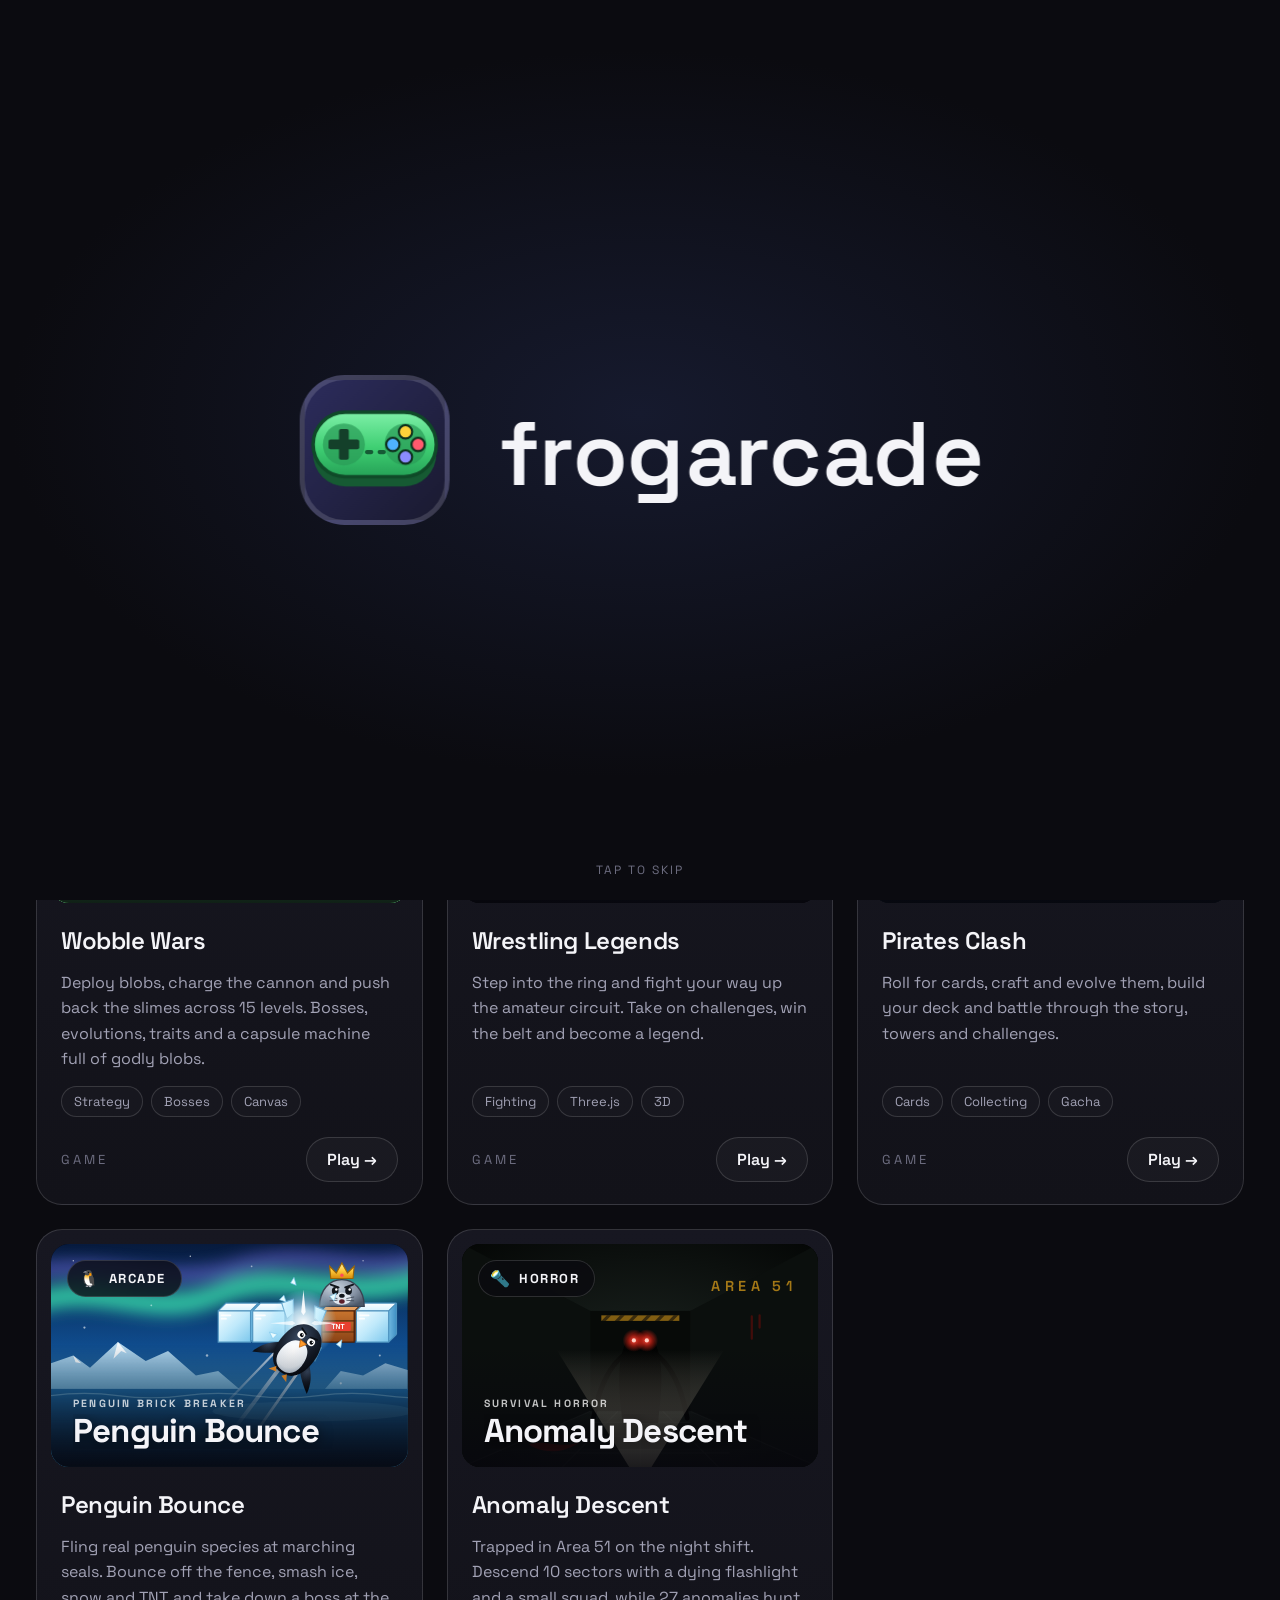
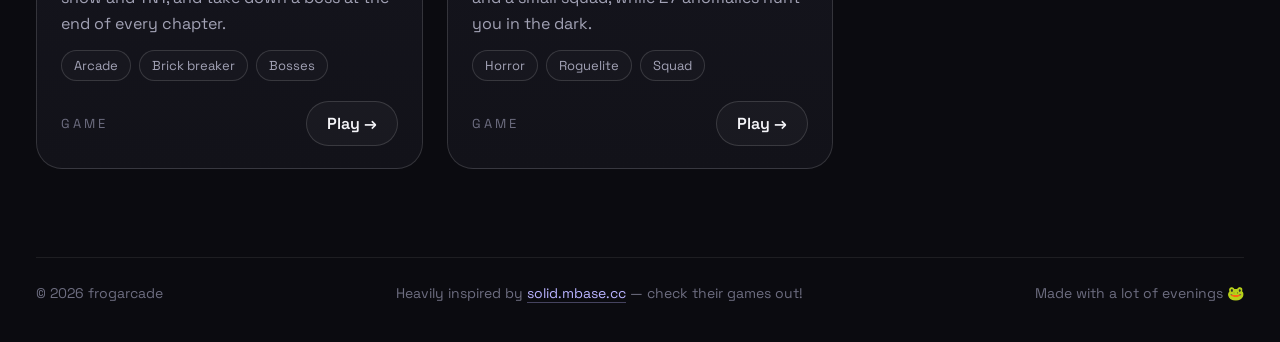
<file: index.html>
<!DOCTYPE html>
<html lang="en">
<head>
<meta charset="utf-8">
<meta name="viewport" content="width=device-width, initial-scale=1">
<title>frogarcade</title>
<meta name="description" content="Browser games by frogarcade. Free to play, nothing to install.">
<link rel="icon" href="data:image/svg+xml,%3Csvg%20xmlns=%22http://www.w3.org/2000/svg%22%20viewBox=%220%200%20200%20124%22%20aria-hidden=%22true%22%3E%3Cdefs%3E%3ClinearGradient%20id=%22pd-fav%22%20x1=%220%22%20y1=%220%22%20x2=%220%22%20y2=%221%22%3E%3Cstop%20offset=%220%22%20stop-color=%22%237ef0a8%22/%3E%3Cstop%20offset=%22.55%22%20stop-color=%22%233fcf73%22/%3E%3Cstop%20offset=%221%22%20stop-color=%22%2326a257%22/%3E%3C/linearGradient%3E%3C/defs%3E%3Cpath%20d=%22M58%2022%20H142%20A46%2046%200%200%201%20142%20114%20H58%20A46%2046%200%200%201%2058%2022%20Z%22%20fill=%22%23165a33%22/%3E%3Cpath%20d=%22M58%208%20H142%20A46%2046%200%200%201%20142%20100%20H58%20A46%2046%200%200%201%2058%208%20Z%22%20fill=%22url%28%23pd-fav%29%22%20stroke=%22%230f4a28%22%20stroke-width=%225%22/%3E%3Ccircle%20cx=%2256%22%20cy=%2254%22%20r=%2230%22%20fill=%22%232a9c58%22%20opacity=%22.7%22/%3E%3Ccircle%20cx=%22144%22%20cy=%2254%22%20r=%2230%22%20fill=%22%232a9c58%22%20opacity=%22.7%22/%3E%3Cg%20fill=%22%2314402a%22%3E%3Crect%20x=%2249%22%20y=%2232%22%20width=%2214%22%20height=%2244%22%20rx=%223%22/%3E%3Crect%20x=%2234%22%20y=%2247%22%20width=%2244%22%20height=%2214%22%20rx=%223%22/%3E%3C/g%3E%3Cg%20stroke=%22%230d2e1c%22%20stroke-width=%223%22%3E%3Ccircle%20cx=%22144%22%20cy=%2236%22%20r=%229.5%22%20fill=%22%23ffd23a%22/%3E%3Ccircle%20cx=%22162%22%20cy=%2254%22%20r=%229.5%22%20fill=%22%23ff5a6e%22/%3E%3Ccircle%20cx=%22126%22%20cy=%2254%22%20r=%229.5%22%20fill=%22%234fb3ff%22/%3E%3Ccircle%20cx=%22144%22%20cy=%2272%22%20r=%229.5%22%20fill=%22%238b8cff%22/%3E%3C/g%3E%3Cg%20fill=%22%23165a35%22%3E%3Crect%20x=%2286%22%20y=%2262%22%20width=%2212%22%20height=%226%22%20rx=%223%22/%3E%3Crect%20x=%22104%22%20y=%2262%22%20width=%2212%22%20height=%226%22%20rx=%223%22/%3E%3C/g%3E%3C/svg%3E">
<link rel="preconnect" href="https://fonts.googleapis.com">
<link rel="preconnect" href="https://fonts.gstatic.com" crossorigin>
<link href="https://fonts.googleapis.com/css2?family=Space+Grotesk:wght@400;500;600;700&display=swap" rel="stylesheet">
<style>
  :root{
    --bg:#0b0b10; --panel:#121219; --panel2:#171721; --line:#ffffff14; --line2:#ffffff24;
    --text:#f4f4f8; --muted:#a2a2b5; --dim:#6d6d80;
    --accent:#8b8cff; --accent2:#b9b3ff; --green:#3ddc84;
  }
  *{box-sizing:border-box}
  html{scroll-behavior:smooth}
  html,body{margin:0}
  body{
    background:var(--bg); color:var(--text); min-height:100vh; overflow-x:hidden;
    font-family:'Space Grotesk',system-ui,sans-serif; -webkit-font-smoothing:antialiased;
  }
  /* soft glow + faint grid behind the hero */
  body::before{
    content:""; position:fixed; inset:0; pointer-events:none; z-index:-1;
    background:
      radial-gradient(900px 480px at 50% -120px,#3a3a8a55,transparent 70%),
      radial-gradient(600px 400px at 15% 20%,#1f2a5a33,transparent 70%);
  }
  body::after{
    content:""; position:absolute; left:0; right:0; top:0; height:900px; pointer-events:none; z-index:-1;
    background-image:linear-gradient(var(--line) 1px,transparent 1px),linear-gradient(90deg,var(--line) 1px,transparent 1px);
    background-size:64px 64px; opacity:.35;
    mask-image:radial-gradient(ellipse 70% 60% at 50% 0%,#000 30%,transparent 75%);
    -webkit-mask-image:radial-gradient(ellipse 70% 60% at 50% 0%,#000 30%,transparent 75%);
  }
  a{color:inherit}
  .wrap{max-width:1240px; margin:0 auto; padding:0 16px}

  /* nav */
  nav{position:sticky; top:12px; z-index:10; margin-top:12px}
  .bar{
    display:flex; align-items:center; justify-content:space-between; gap:12px;
    padding:10px 12px 10px 18px; border:1px solid var(--line2); border-radius:22px;
    background:#101017b3; backdrop-filter:blur(14px); -webkit-backdrop-filter:blur(14px);
  }
  .brand{display:flex; align-items:center; gap:10px; text-decoration:none; font-weight:600; font-size:18px; letter-spacing:-.2px}
  .logo{width:30px; height:30px; border-radius:9px; display:grid; place-items:center; font-size:18px;
    background:linear-gradient(135deg,#2c2c5c,#1a1a30); border:1px solid var(--line2)}
  .links{display:flex; gap:6px}
  .links a{text-decoration:none; color:var(--muted); font-size:15px; padding:8px 14px; border-radius:14px; transition:.15s}
  .links a:hover{color:var(--text); background:#ffffff0d}

  /* hero */
  .hero{text-align:center; padding:92px 0 72px}
  .pill{
    display:inline-flex; align-items:center; gap:10px; padding:9px 18px; border-radius:99px;
    border:1px solid var(--line2); background:#ffffff08; color:var(--muted);
    font-size:13px; letter-spacing:3px; text-transform:uppercase;
  }
  .dot{width:8px; height:8px; border-radius:50%; background:var(--green); box-shadow:0 0 0 4px #3ddc8422, 0 0 12px var(--green);
    animation:pulse 2s ease-in-out infinite}
  @keyframes pulse{50%{box-shadow:0 0 0 7px #3ddc8411, 0 0 18px var(--green)}}
  h1{font-size:clamp(52px,10vw,128px); line-height:.95; letter-spacing:-.045em; font-weight:700; margin:38px 0 26px}
  h1 .grad{background:linear-gradient(180deg,var(--accent2),var(--accent)); -webkit-background-clip:text; background-clip:text; color:transparent}
  .lead{color:var(--muted); font-size:clamp(17px,2.1vw,21px); line-height:1.55; max-width:680px; margin:0 auto}
  .stats{display:inline-flex; margin-top:44px; border:1px solid var(--line2); border-radius:22px; background:#ffffff06; overflow:hidden}
  .stats div{padding:15px 26px; color:var(--muted); font-size:17px}
  .stats div + div{border-left:1px solid var(--line2)}
  .stats b{color:var(--text); font-weight:600}

  /* section label */
  .label{display:flex; align-items:center; gap:22px; color:var(--dim); font-size:14px; letter-spacing:4px; text-transform:uppercase; margin:0 0 28px}
  .label::after{content:""; flex:1; height:1px; background:linear-gradient(90deg,var(--line2),transparent)}

  /* cards */
  .grid{display:grid; gap:24px; grid-template-columns:repeat(auto-fill,minmax(min(340px,100%),1fr)); padding-bottom:88px}
  .card{
    position:relative; display:flex; flex-direction:column; text-decoration:none;
    padding:14px; border-radius:26px; border:1px solid var(--line2);
    background:linear-gradient(180deg,var(--panel2),var(--panel));
    transition:transform .2s ease, border-color .2s ease, box-shadow .2s ease;
  }
  .card:hover,.card:focus-visible{transform:translateY(-4px); border-color:#8b8cff66; outline:none;
    box-shadow:0 24px 60px -20px #6f70ff55}
  .thumb{position:relative; aspect-ratio:16/10; border-radius:18px; overflow:hidden; background:#000; isolation:isolate}
  .thumb svg{position:absolute; inset:0; width:100%; height:100%; display:block; transition:transform .6s ease}
  .card:hover .thumb svg{transform:scale(1.05)}
  .thumb::after{content:""; position:absolute; inset:0; z-index:1; background:linear-gradient(180deg,transparent 45%,#07070dd9 100%)}
  .badge{
    position:absolute; top:16px; left:16px; z-index:2; display:inline-flex; align-items:center; gap:8px;
    padding:7px 15px 7px 11px; border-radius:99px; font-size:13px; font-weight:700; letter-spacing:1.5px; text-transform:uppercase;
    background:#0b0b10c4; border:1px solid var(--line2); backdrop-filter:blur(8px); -webkit-backdrop-filter:blur(8px);
  }
  .badge i{font-style:normal; font-size:16px}
  .cap{position:absolute; left:22px; right:22px; bottom:18px; z-index:2; display:flex; flex-direction:column; gap:4px}
  .cap small{font-size:10.5px; font-weight:700; letter-spacing:2.2px; text-transform:uppercase; color:#ffffffc0}
  .cap strong{font-size:clamp(26px,2.6vw,33px); white-space:nowrap; overflow:hidden; text-overflow:ellipsis; line-height:1.05; font-weight:700; letter-spacing:-.8px; text-shadow:0 2px 14px #000a}
  .info{padding:22px 10px 8px; display:flex; flex-direction:column; gap:14px; flex:1}
  .info h2{margin:0; font-size:24px; letter-spacing:-.4px; font-weight:600}
  .info p{margin:0; color:var(--muted); line-height:1.6; font-size:16px; flex:1}
  .tags{display:flex; gap:8px; flex-wrap:wrap}
  .tags span{font-size:13px; color:var(--muted); padding:6px 12px; border-radius:99px; border:1px solid var(--line2); background:#ffffff05}
  .foot{display:flex; align-items:center; justify-content:space-between; gap:12px; margin-top:6px}
  .kind{color:var(--dim); font-size:13px; letter-spacing:3px; text-transform:uppercase}
  .play{flex:none; font-weight:600; font-size:16px; padding:11px 20px; border-radius:99px; color:var(--text);
    border:1px solid var(--line2); background:#ffffff08; transition:.2s}
  .card:hover .play{background:var(--accent); border-color:var(--accent); color:#0b0b10; box-shadow:0 0 24px #8b8cff77}

  footer{border-top:1px solid var(--line); color:var(--dim); font-size:14px; padding:26px 0 40px;
    display:flex; justify-content:space-between; gap:12px; flex-wrap:wrap}
  footer .credit a{color:var(--accent2); text-decoration:none; border-bottom:1px solid #b9b3ff55}
  footer .credit a:hover{color:#fff; border-bottom-color:#fff}

  @media (max-width:560px){
    .hero{padding:64px 0 52px}
    .stats div{padding:12px 16px; font-size:15px}
    .links a{padding:8px 10px}
  }

  /* ---- intro: the logo draws itself, fills, its buttons light up, the name rises in — and then the whole lockup
     glides up into the nav and becomes the site's own logo (≈2.8s). The lockup is the nav brand at 1×, scaled up. ---- */
  #intro{position:fixed; inset:0; z-index:100; cursor:pointer; overflow:hidden}
  #intro .bg{position:absolute; inset:0; background:radial-gradient(900px 520px at 50% 46%, #161a2e 0%, var(--bg) 70%)}
  #intro .il{position:absolute; left:0; top:0; display:flex; align-items:center; gap:10px; transform-origin:0 0;
    font-weight:600; font-size:18px; letter-spacing:-.2px; color:var(--text); white-space:nowrap; visibility:hidden}
  #intro .il .logo{position:relative; background:none; border-color:transparent;
    transform:translateX(var(--shift,0px)) scale(1.35); animation:iSlide .75s cubic-bezier(.65,0,.35,1) 1.08s forwards}   /* starts centred, settles into the lockup */
  #intro .il .tile{position:absolute; inset:-1px; border-radius:9px; background:linear-gradient(135deg,#2c2c5c,#1a1a30);
    border:1px solid var(--line2); opacity:0; animation:iFade .5s ease 1.55s both}
  #intro .il svg{position:relative; overflow:visible}
  #intro .il .draw{fill:none; stroke:#9ff5bf; stroke-width:5; stroke-linecap:round; stroke-dasharray:1; stroke-dashoffset:1;
    filter:drop-shadow(0 0 3px #3fcf73); animation:iDraw .95s cubic-bezier(.65,0,.35,1) .1s both, iOut .45s ease 1.45s forwards}
  #intro .il .fill{opacity:0; animation:iFade .5s cubic-bezier(.22,1,.36,1) .78s both}
  #intro .il .sweep{transform-box:view-box; animation:iSweep .75s cubic-bezier(.45,0,.2,1) .95s both}
  #intro .il .pop{opacity:0; transform-box:fill-box; transform-origin:center; animation:iPop .45s cubic-bezier(.22,1,.36,1) both}
  #intro .il .word span{display:inline-block; opacity:0; animation:iRise .6s cubic-bezier(.22,1,.36,1) both}
  #intro .skip{position:absolute; left:0; right:0; bottom:22px; text-align:center; color:var(--dim); font-size:12px; letter-spacing:2px;
    text-transform:uppercase; opacity:0; animation:iFade .5s ease 1.2s both}
  body.intro-on nav .brand{visibility:hidden}
  @keyframes iSlide{to{transform:none}}
  @keyframes iDraw{to{stroke-dashoffset:0}}
  @keyframes iOut{to{opacity:0}}
  @keyframes iFade{from{opacity:0} to{opacity:1}}
  @keyframes iSweep{from{transform:translateX(-90px)} to{transform:translateX(230px)}}
  @keyframes iPop{0%{opacity:0; transform:scale(.55)} 60%{opacity:1} 100%{opacity:1; transform:scale(1)}}
  @keyframes iRise{0%{opacity:0; transform:translateY(.45em); filter:blur(5px)} 100%{opacity:1; transform:none; filter:blur(0)}}
  @media (prefers-reduced-motion:reduce){ #intro{display:none} body.intro-on nav .brand{visibility:visible} }
</style>
</head>
<body>
<div id="intro" role="presentation" aria-label="frogarcade">
  <div class="bg"></div>
  <div class="il" aria-hidden="true">
    <span class="logo"><span class="tile"></span><svg width="28" height="18" viewBox="0 0 200 124">
      <defs>
        <linearGradient id="il-pad" x1="0" y1="0" x2="0" y2="1"><stop offset="0" stop-color="#7ef0a8"/><stop offset=".55" stop-color="#3fcf73"/><stop offset="1" stop-color="#26a257"/></linearGradient>
        <linearGradient id="il-sheen" x1="0" y1="0" x2="1" y2="0"><stop offset="0" stop-color="#fff" stop-opacity="0"/><stop offset=".5" stop-color="#fff" stop-opacity=".6"/><stop offset="1" stop-color="#fff" stop-opacity="0"/></linearGradient>
        <clipPath id="il-clip"><path d="M58 8 H142 A46 46 0 0 1 142 100 H58 A46 46 0 0 1 58 8 Z"/></clipPath>
      </defs>
      <g class="fill">
        <path d="M58 22 H142 A46 46 0 0 1 142 114 H58 A46 46 0 0 1 58 22 Z" fill="#165a33"/>
        <path d="M58 8 H142 A46 46 0 0 1 142 100 H58 A46 46 0 0 1 58 8 Z" fill="url(#il-pad)" stroke="#0f4a28" stroke-width="5"/>
        <circle cx="56" cy="54" r="30" fill="#2a9c58" opacity=".7"/><circle cx="144" cy="54" r="30" fill="#2a9c58" opacity=".7"/>
      </g>
      <g clip-path="url(#il-clip)"><rect class="sweep" x="0" y="0" width="60" height="124" fill="url(#il-sheen)" transform="skewX(-18)"/></g>
      <g class="pop" style="animation-delay:1.12s" fill="#14402a"><rect x="49" y="32" width="14" height="44" rx="3"/><rect x="34" y="47" width="44" height="14" rx="3"/></g>
      <g class="pop" style="animation-delay:1.20s" fill="#165a35"><rect x="86" y="62" width="12" height="6" rx="3"/><rect x="104" y="62" width="12" height="6" rx="3"/></g>
      <g stroke="#0d2e1c" stroke-width="3">
        <circle class="pop" style="animation-delay:1.22s" cx="144" cy="36" r="9.5" fill="#ffd23a"/>
        <circle class="pop" style="animation-delay:1.29s" cx="162" cy="54" r="9.5" fill="#ff5a6e"/>
        <circle class="pop" style="animation-delay:1.36s" cx="144" cy="72" r="9.5" fill="#8b8cff"/>
        <circle class="pop" style="animation-delay:1.43s" cx="126" cy="54" r="9.5" fill="#4fb3ff"/>
      </g>
      <path class="draw" pathLength="1" d="M58 8 H142 A46 46 0 0 1 142 100 H58 A46 46 0 0 1 58 8 Z"/>
    </svg></span>
    <span class="word"><span style="animation-delay:1.380s">f</span><span style="animation-delay:1.420s">r</span><span style="animation-delay:1.460s">o</span><span style="animation-delay:1.500s">g</span><span style="animation-delay:1.540s">a</span><span style="animation-delay:1.580s">r</span><span style="animation-delay:1.620s">c</span><span style="animation-delay:1.660s">a</span><span style="animation-delay:1.700s">d</span><span style="animation-delay:1.740s">e</span></span>
  </div>
  <div class="skip">tap to skip</div>
</div>
<script>
  // the intro plays once per visit (coming back from a game skips it); any tap/key jumps straight to the hand-off
  (function(){
    const el = document.getElementById('intro');
    let seen = false; try { seen = sessionStorage.getItem('fa_intro') === '1'; } catch(e) {}
    if (seen || matchMedia('(prefers-reduced-motion: reduce)').matches) { el.remove(); return; }
    try { sessionStorage.setItem('fa_intro', '1'); } catch(e) {}
    document.body.classList.add('intro-on');
    const il = el.querySelector('.il'), bg = el.querySelector('.bg'), skip = el.querySelector('.skip');
    // the lockup is laid out at nav size; scale it up and centre it
    let w = 0, h = 0, k = 1;
    const place = () => {
      il.style.transform = 'none'; const r = il.getBoundingClientRect(); w = r.width; h = r.height;
      il.style.setProperty('--shift', (il.querySelector('.word').offsetWidth + 10) / 2 + 'px');   // centre the mark until the name arrives
      k = Math.max(1.6, Math.min(5, innerWidth * .8 / w, innerHeight * .3 / h));
      il.style.transform = 'translate(' + (innerWidth - w*k)/2 + 'px,' + (innerHeight - h*k)/2 + 'px) scale(' + k + ')';
    };
    place(); il.style.visibility = 'visible'; addEventListener('resize', place);
    let leaving = false;
    const handoff = (fast) => {
      if (leaving || !el.isConnected) return; leaving = true;
      removeEventListener('resize', place);
      const brand = document.querySelector('nav .brand'), b = brand && brand.getBoundingClientRect();
      const ease = 'cubic-bezier(.65,0,.35,1)', dur = fast ? 480 : 700;
      skip.style.opacity = '0';
      if (fast) el.getAnimations({ subtree: true }).forEach(an => { try { an.finish(); } catch(e) {} });   // skipped early: snap the logo complete first
      if (b && b.width) {
        il.animate([{ transform: il.style.transform }, { transform: 'translate(' + b.left + 'px,' + b.top + 'px) scale(1)' }],
                   { duration: dur, easing: ease, fill: 'forwards' });
      } else {
        il.animate([{ opacity: 1 }, { opacity: 0 }], { duration: dur, fill: 'forwards' });
      }
      bg.animate([{ opacity: 1 }, { opacity: 0 }], { duration: dur*.85, delay: dur*.15, easing: 'ease', fill: 'forwards' });
      setTimeout(() => { document.body.classList.remove('intro-on'); el.remove(); }, dur + 30);
    };
    el.addEventListener('click', () => handoff(true)); addEventListener('keydown', () => handoff(true), {once:true});
    setTimeout(() => handoff(false), 2300);
  })();
</script>
<div class="wrap">
  <nav>
    <div class="bar">
      <a class="brand" href="#top"><span class="logo"><svg xmlns="http://www.w3.org/2000/svg" width="28" height="18" viewBox="0 0 200 124" aria-hidden="true"><defs><linearGradient id="nb-pad" x1="0" y1="0" x2="0" y2="1"><stop offset="0" stop-color="#7ef0a8"/><stop offset=".55" stop-color="#3fcf73"/><stop offset="1" stop-color="#26a257"/></linearGradient></defs><path d="M58 22 H142 A46 46 0 0 1 142 114 H58 A46 46 0 0 1 58 22 Z" fill="#165a33"/><path d="M58 8 H142 A46 46 0 0 1 142 100 H58 A46 46 0 0 1 58 8 Z" fill="url(#nb-pad)" stroke="#0f4a28" stroke-width="5"/><circle cx="56" cy="54" r="30" fill="#2a9c58" opacity=".7"/><circle cx="144" cy="54" r="30" fill="#2a9c58" opacity=".7"/><g fill="#14402a"><rect x="49" y="32" width="14" height="44" rx="3"/><rect x="34" y="47" width="44" height="14" rx="3"/></g><g stroke="#0d2e1c" stroke-width="3"><circle cx="144" cy="36" r="9.5" fill="#ffd23a"/><circle cx="162" cy="54" r="9.5" fill="#ff5a6e"/><circle cx="126" cy="54" r="9.5" fill="#4fb3ff"/><circle cx="144" cy="72" r="9.5" fill="#8b8cff"/></g><g fill="#165a35"><rect x="86" y="62" width="12" height="6" rx="3"/><rect x="104" y="62" width="12" height="6" rx="3"/></g></svg></span>frogarcade</a>
      <div class="links"><a href="#games">Games</a></div>
    </div>
  </nav>

  <header class="hero" id="top">
    <span class="pill"><span class="dot"></span>Playable in your browser</span>
    <h1>Games I <span class="grad">made.</span></h1>
    <p class="lead">Browser games you can play right here. Nothing to install, nothing to sign up for. Your progress saves automatically.</p>
    <div class="stats">
      <div><b>5</b> games</div>
      <div><b>0</b> tools</div>
      <div><b>100%</b> free</div>
    </div>
  </header>

  <section id="games">
    <div class="label">Games</div>
    <div class="grid">

      <a class="card" href="wobble-wars/">
        <div class="thumb">
          <span class="badge"><i>🔥</i>Featured</span>
          <svg viewBox="0 0 640 400" preserveAspectRatio="xMidYMid slice" aria-hidden="true">
  <defs>
    <linearGradient id="ww-sky" x1="0" y1="0" x2="0" y2="1"><stop offset="0" stop-color="#2f5fd0"/><stop offset=".7" stop-color="#9ad8ff"/></linearGradient>
    <radialGradient id="ww-sun" cx=".8" cy=".18" r=".4"><stop offset="0" stop-color="#fff4c2"/><stop offset=".25" stop-color="#fff4c2" stop-opacity=".6"/><stop offset="1" stop-color="#fff4c2" stop-opacity="0"/></radialGradient>
    <radialGradient id="ww-or" cx=".35" cy=".3" r=".85"><stop offset="0" stop-color="#ffcf8f"/><stop offset="1" stop-color="#f0641c"/></radialGradient>
    <radialGradient id="ww-bl" cx=".35" cy=".3" r=".85"><stop offset="0" stop-color="#b5ecff"/><stop offset="1" stop-color="#2a86e0"/></radialGradient>
    <radialGradient id="ww-pu" cx=".35" cy=".3" r=".85"><stop offset="0" stop-color="#e2b3ff"/><stop offset="1" stop-color="#7a2fd0"/></radialGradient>
  </defs>
  <rect width="640" height="400" fill="url(#ww-sky)"/>
  <rect width="640" height="400" fill="url(#ww-sun)"/>
  <g fill="#fff" opacity=".85"><circle cx="90" cy="80" r="22"/><circle cx="118" cy="70" r="28"/><circle cx="150" cy="82" r="20"/><rect x="70" y="80" width="100" height="22" rx="11"/></g>
  <g fill="#fff" opacity=".7"><circle cx="360" cy="52" r="16"/><circle cx="382" cy="44" r="21"/><circle cx="406" cy="54" r="15"/><rect x="346" y="54" width="74" height="16" rx="8"/></g>
  <path d="M0,175 Q170,125 330,165 T640,150 V400 H0Z" fill="#6fd66a"/>
  <path d="M0,212 Q210,178 420,208 T640,200 V400 H0Z" fill="#43b04e"/>
  <g stroke="#2f8f3b" stroke-width="3" stroke-linecap="round" opacity=".6">
    <path d="M40,250 l4,-12 M60,268 l-3,-11 M520,250 l4,-12 M600,272 l-3,-12 M300,280 l3,-11"/>
  </g>
  <g transform="translate(250,214) scale(.7)">
      <ellipse cx="0" cy="4" rx="58" ry="9" fill="#0a3a1c" opacity=".35"/>
      <path d="M-60,0 C-63,-42 -36,-74 0,-74 C36,-74 63,-42 60,0 C40,7 -40,7 -60,0Z" fill="url(#ww-bl)" stroke="#00000033" stroke-width="3"/>
      <ellipse cx="-28" cy="-52" rx="14" ry="8" fill="#fff" opacity=".45" transform="rotate(-25 -28 -52)"/>
      <ellipse cx="-20" cy="-38" rx="11" ry="13" fill="#fff"/><ellipse cx="20" cy="-38" rx="11" ry="13" fill="#fff"/>
      <circle cx="-17" cy="-36" r="6" fill="#111"/><circle cx="23" cy="-36" r="6" fill="#111"/>
      <path d="M-12,-20 Q0,-10 12,-20" stroke="#2a1a10" stroke-width="4" fill="none" stroke-linecap="round"/>
    </g>
  <g transform="translate(380,218) scale(1.45)">
      <ellipse cx="0" cy="4" rx="58" ry="9" fill="#0a3a1c" opacity=".35"/>
      <path d="M-60,0 C-63,-42 -36,-74 0,-74 C36,-74 63,-42 60,0 C40,7 -40,7 -60,0Z" fill="url(#ww-or)" stroke="#00000033" stroke-width="3"/>
      <ellipse cx="-28" cy="-52" rx="14" ry="8" fill="#fff" opacity=".45" transform="rotate(-25 -28 -52)"/>
      <ellipse cx="-20" cy="-38" rx="11" ry="13" fill="#fff"/><ellipse cx="20" cy="-38" rx="11" ry="13" fill="#fff"/>
      <circle cx="-17" cy="-36" r="6" fill="#111"/><circle cx="23" cy="-36" r="6" fill="#111"/>
      <path d="M-12,-20 Q0,-10 12,-20" stroke="#2a1a10" stroke-width="4" fill="none" stroke-linecap="round"/>
    </g>
  <g transform="translate(535,208) scale(.8)">
      <ellipse cx="0" cy="4" rx="58" ry="9" fill="#0a3a1c" opacity=".35"/>
      <path d="M-60,0 C-63,-42 -36,-74 0,-74 C36,-74 63,-42 60,0 C40,7 -40,7 -60,0Z" fill="url(#ww-pu)" stroke="#00000033" stroke-width="3"/>
      <ellipse cx="-28" cy="-52" rx="14" ry="8" fill="#fff" opacity=".45" transform="rotate(-25 -28 -52)"/>
      <ellipse cx="-20" cy="-38" rx="11" ry="13" fill="#fff"/><ellipse cx="20" cy="-38" rx="11" ry="13" fill="#fff"/>
      <circle cx="-23" cy="-36" r="6" fill="#111"/><circle cx="17" cy="-36" r="6" fill="#111"/>
      <path d="M-34,-56 L-10,-48 M34,-56 L10,-48" stroke="#2a1040" stroke-width="5" stroke-linecap="round"/><path d="M-12,-14 Q0,-22 12,-14" stroke="#2a1040" stroke-width="4" fill="none" stroke-linecap="round"/>
    </g>
  <g transform="translate(600,202) scale(.56)">
      <ellipse cx="0" cy="4" rx="58" ry="9" fill="#0a3a1c" opacity=".35"/>
      <path d="M-60,0 C-63,-42 -36,-74 0,-74 C36,-74 63,-42 60,0 C40,7 -40,7 -60,0Z" fill="url(#ww-pu)" stroke="#00000033" stroke-width="3"/>
      <ellipse cx="-28" cy="-52" rx="14" ry="8" fill="#fff" opacity=".45" transform="rotate(-25 -28 -52)"/>
      <ellipse cx="-20" cy="-38" rx="11" ry="13" fill="#fff"/><ellipse cx="20" cy="-38" rx="11" ry="13" fill="#fff"/>
      <circle cx="-23" cy="-36" r="6" fill="#111"/><circle cx="17" cy="-36" r="6" fill="#111"/>
      <path d="M-34,-56 L-10,-48 M34,-56 L10,-48" stroke="#2a1040" stroke-width="5" stroke-linecap="round"/><path d="M-12,-14 Q0,-22 12,-14" stroke="#2a1040" stroke-width="4" fill="none" stroke-linecap="round"/>
    </g>
</svg>
          <div class="cap"><small>Lane defense</small><strong>Wobble Wars</strong></div>
        </div>
        <div class="info">
          <h2>Wobble Wars</h2>
          <p>Deploy blobs, charge the cannon and push back the slimes across 15 levels. Bosses, evolutions, traits and a capsule machine full of godly blobs.</p>
          <div class="tags"><span>Strategy</span><span>Bosses</span><span>Canvas</span></div>
          <div class="foot"><span class="kind">Game</span><span class="play">Play →</span></div>
        </div>
      </a>

      <a class="card" href="wrestling-legends/">
        <div class="thumb">
          <span class="badge"><i>🥊</i>3D</span>
          <svg viewBox="0 0 640 400" preserveAspectRatio="xMidYMid slice" aria-hidden="true">
  <defs>
    <radialGradient id="wl-bg" cx=".5" cy=".3" r=".8"><stop offset="0" stop-color="#2b3170"/><stop offset="1" stop-color="#07080f"/></radialGradient>
    <linearGradient id="wl-spot" x1="0" y1="0" x2="0" y2="1"><stop offset="0" stop-color="#fff" stop-opacity=".38"/><stop offset="1" stop-color="#fff" stop-opacity="0"/></linearGradient>
    <linearGradient id="wl-gold" x1="0" y1="0" x2="0" y2="1"><stop offset="0" stop-color="#fff3b0"/><stop offset=".5" stop-color="#f6b928"/><stop offset="1" stop-color="#a8600a"/></linearGradient>
    <linearGradient id="wl-mat" x1="0" y1="0" x2="0" y2="1"><stop offset="0" stop-color="#2d3c7c"/><stop offset="1" stop-color="#3f56a8"/></linearGradient>
    <pattern id="wl-crowd" width="20" height="18" patternUnits="userSpaceOnUse"><circle cx="10" cy="7" r="5" fill="#4a5190"/><rect x="4" y="11" width="12" height="7" rx="3" fill="#353b70"/></pattern>
    <linearGradient id="wl-fade" x1="0" y1="0" x2="0" y2="1"><stop offset="0" stop-color="#fff" stop-opacity="0"/><stop offset=".5" stop-color="#fff" stop-opacity=".7"/><stop offset="1" stop-color="#fff" stop-opacity="0"/></linearGradient>
    <mask id="wl-cm"><rect y="110" width="640" height="130" fill="url(#wl-fade)"/></mask>
  </defs>
  <rect width="640" height="400" fill="url(#wl-bg)"/>
  <rect y="110" width="640" height="130" fill="url(#wl-crowd)" mask="url(#wl-cm)" opacity=".8"/>
  <polygon points="275,0 365,0 540,330 100,330" fill="url(#wl-spot)"/>
  <g transform="translate(0,-34)"><polygon points="96,320 544,320 478,222 162,222" fill="url(#wl-mat)"/>
  <ellipse cx="320" cy="270" rx="92" ry="24" fill="none" stroke="#ffffff30" stroke-width="3"/>
  <polygon points="96,320 544,320 544,360 96,360" fill="#12162e"/>
  <g stroke-linecap="round" stroke-width="4">
    <path d="M166,182 L474,182 M166,198 L474,198 M166,214 L474,214" stroke="#e8e8f5"/>
    <path d="M166,182 L100,256 M166,198 L100,276 M166,214 L100,296" stroke="#e24a4a"/>
    <path d="M474,182 L540,256 M474,198 L540,276 M474,214 L540,296" stroke="#4a7ae2"/>
    <path d="M100,256 L540,256 M100,276 L540,276 M100,296 L540,296" stroke="#f1f1fa" opacity=".9"/>
  </g>
  <rect x="160" y="172" width="12" height="52" rx="3" fill="#c53030"/>
  <rect x="468" y="172" width="12" height="52" rx="3" fill="#2f5fc5"/>
  <rect x="92" y="244" width="16" height="80" rx="4" fill="#e03b3b"/>
  <rect x="532" y="244" width="16" height="80" rx="4" fill="#3b6fe0"/>
  </g>
  <g transform="translate(320,128) scale(1.2)">
    <ellipse cx="0" cy="10" rx="150" ry="18" fill="#000" opacity=".35"/>
    <rect x="-150" y="-14" width="300" height="30" rx="14" fill="#2a1a12" stroke="#5a3a22" stroke-width="2"/>
    <circle cx="-92" cy="1" r="19" fill="url(#wl-gold)" stroke="#7a4508" stroke-width="2"/>
    <circle cx="92" cy="1" r="19" fill="url(#wl-gold)" stroke="#7a4508" stroke-width="2"/>
    <ellipse cx="0" cy="0" rx="64" ry="48" fill="url(#wl-gold)" stroke="#7a4508" stroke-width="3"/>
    <ellipse cx="0" cy="0" rx="50" ry="36" fill="none" stroke="#fff6c8" stroke-width="2" opacity=".7"/>
    <path transform="translate(0,0) scale(1.5)" d="M0,-16 L4.7,-6.5 L15.2,-4.9 L7.6,2.5 L9.4,12.9 L0,8 L-9.4,12.9 L-7.6,2.5 L-15.2,-4.9 L-4.7,-6.5Z" fill="#c9202e"/>
    <path transform="translate(-52,-38) scale(1.1)" d="M0,-10 L2.5,-2.5 L10,0 L2.5,2.5 L0,10 L-2.5,2.5 L-10,0 L-2.5,-2.5Z" fill="#fff" opacity="0.9"/><path transform="translate(58,30) scale(0.7)" d="M0,-10 L2.5,-2.5 L10,0 L2.5,2.5 L0,10 L-2.5,2.5 L-10,0 L-2.5,-2.5Z" fill="#fff" opacity="0.9"/>
  </g>
</svg>
          <div class="cap"><small>3D · Wrestling</small><strong>Wrestling Legends</strong></div>
        </div>
        <div class="info">
          <h2>Wrestling Legends</h2>
          <p>Step into the ring and fight your way up the amateur circuit. Take on challenges, win the belt and become a legend.</p>
          <div class="tags"><span>Fighting</span><span>Three.js</span><span>3D</span></div>
          <div class="foot"><span class="kind">Game</span><span class="play">Play →</span></div>
        </div>
      </a>

      <a class="card" href="pirates-clash/">
        <div class="thumb">
          <span class="badge"><i>🏴‍☠️</i>Cards</span>
          <svg viewBox="0 0 640 400" preserveAspectRatio="xMidYMid slice" aria-hidden="true">
  <defs>
    <linearGradient id="pc-sky" x1="0" y1="0" x2="0" y2="1"><stop offset="0" stop-color="#070f24"/><stop offset=".6" stop-color="#1a2b55"/><stop offset="1" stop-color="#a65a46"/></linearGradient>
    <radialGradient id="pc-moon" cx=".5" cy=".5" r=".5"><stop offset="0" stop-color="#fff2c8" stop-opacity=".55"/><stop offset="1" stop-color="#fff2c8" stop-opacity="0"/></radialGradient>
    <linearGradient id="pc-sea" x1="0" y1="0" x2="0" y2="1"><stop offset="0" stop-color="#1b3864"/><stop offset="1" stop-color="#06101f"/></linearGradient>
    <linearGradient id="pc-paper" x1="0" y1="0" x2="0" y2="1"><stop offset="0" stop-color="#f8e8bd"/><stop offset="1" stop-color="#d9bb7c"/></linearGradient>
    <linearGradient id="pc-red" x1="0" y1="0" x2="1" y2="1"><stop offset="0" stop-color="#e2474f"/><stop offset="1" stop-color="#7a1018"/></linearGradient>
    <linearGradient id="pc-navy" x1="0" y1="0" x2="1" y2="1"><stop offset="0" stop-color="#3f6bc4"/><stop offset="1" stop-color="#12285e"/></linearGradient>
  </defs>
  <rect width="640" height="260" fill="url(#pc-sky)"/>
  <g fill="#fff6dc"><circle cx="40" cy="40" r="1.4" opacity=".8"/><circle cx="120" cy="90" r="1" opacity=".6"/><circle cx="210" cy="30" r="1.5" opacity=".8"/><circle cx="300" cy="70" r="1" opacity=".5"/>
    <circle cx="380" cy="24" r="1.3" opacity=".7"/><circle cx="460" cy="110" r="1" opacity=".5"/><circle cx="90" cy="160" r=".9" opacity=".4"/><circle cx="330" cy="140" r="1.1" opacity=".5"/></g>
  <circle cx="330" cy="70" r="70" fill="url(#pc-moon)"/><circle cx="330" cy="70" r="26" fill="#fff0c6"/>
  <circle cx="322" cy="63" r="5" fill="#ead8a8" opacity=".6"/><circle cx="338" cy="80" r="3.5" fill="#ead8a8" opacity=".5"/>
  <path d="M0 256 C40 238 80 236 120 248 C150 228 190 230 220 252 L220 258 L0 258 Z" fill="#0f1b34"/>
  <rect y="256" width="640" height="144" fill="url(#pc-sea)"/>
  <g fill="#ffe8b0" opacity=".55"><rect x="306" y="266" width="50" height="3" rx="1.5"/><rect x="296" y="282" width="70" height="3" rx="1.5" opacity=".7"/><rect x="310" y="298" width="44" height="3" rx="1.5" opacity=".5"/></g>
  <!-- the ship on the horizon -->
  <g transform="translate(176,256) scale(.62)" fill="#0a1222">
    <path d="M-120 -10 L120 -10 L95 26 L-95 26 Z"/>
    <rect x="-54" y="-150" width="5" height="142"/><rect x="2" y="-178" width="6" height="170"/><rect x="58" y="-128" width="4" height="120"/>
    <path d="M-84 -136 Q-52 -144 -20 -136 L-23 -86 Q-52 -94 -81 -86 Z" fill="#d8cfb8"/><path d="M-80 -80 Q-52 -88 -24 -80 L-27 -38 Q-52 -46 -77 -38 Z" fill="#cfc4aa"/>
    <path d="M-32 -166 Q5 -176 42 -166 L38 -108 Q5 -118 -28 -108 Z" fill="#e4dcc6"/><path d="M-26 -102 Q5 -110 36 -102 L32 -50 Q5 -58 -22 -50 Z" fill="#d8cfb8"/>
    <path d="M34 -118 Q60 -124 86 -118 L83 -74 Q60 -80 37 -74 Z" fill="#cfc4aa"/>
    <rect x="8" y="-196" width="34" height="20" fill="#111"/><circle cx="25" cy="-187" r="5" fill="#eee"/>
  </g>
  <path d="M0 300 Q40 290 80 300 T160 300 T240 300 T320 300 T400 300 T480 300 T560 300 T640 300" fill="none" stroke="#5d86c0" stroke-opacity=".35" stroke-width="3"/>
  <path d="M0 340 Q60 326 120 340 T240 340 T360 340 T480 340 T600 340 T720 340" fill="none" stroke="#e8f2ff" stroke-opacity=".18" stroke-width="3"/>
  <!-- a fanned hand: an anchor card, a crossed-swords card, and a WANTED poster on top -->
  <g transform="translate(500,330) scale(1.12) rotate(-20)"><g transform="translate(0,-196)">
    <rect x="-64" y="0" width="128" height="180" rx="12" fill="url(#pc-navy)" stroke="#ffd56a" stroke-width="3"/>
    <rect x="-54" y="10" width="108" height="160" rx="8" fill="none" stroke="#ffffff55" stroke-width="2"/>
    <g transform="translate(0,86)" stroke="#ffe08a" stroke-width="7" fill="none" stroke-linecap="round"><circle cy="-30" r="9"/><path d="M0 -20 L0 34 M-22 -8 L22 -8 M-34 14 Q-28 38 0 34 Q28 38 34 14"/></g>
  </g></g>
  <g transform="translate(500,330) scale(1.12) rotate(20)"><g transform="translate(0,-196)">
    <rect x="-64" y="0" width="128" height="180" rx="12" fill="url(#pc-red)" stroke="#ffd56a" stroke-width="3"/>
    <rect x="-54" y="10" width="108" height="160" rx="8" fill="none" stroke="#ffffff55" stroke-width="2"/>
    <g transform="translate(0,86)" stroke-linecap="round"><path d="M-30 -30 L30 30 M30 -30 L-30 30" stroke="#f2f4f8" stroke-width="7"/>
      <path d="M-38 16 L-16 38 M38 16 L16 38" stroke="#5a3200" stroke-width="8"/></g>
  </g></g>
  <g transform="translate(500,330) scale(1.12)"><g transform="translate(0,-204)">
    <rect x="-66" y="0" width="132" height="186" rx="6" fill="url(#pc-paper)" stroke="#6a4a1a" stroke-width="3"/>
    <path d="M-66 12 L-58 0 M66 30 L58 40 M-66 150 L-56 160" stroke="#b89a5a" stroke-width="2"/>
    <text x="0" y="34" text-anchor="middle" font-family="Georgia, serif" font-weight="700" font-size="24" textLength="104" lengthAdjust="spacingAndGlyphs" fill="#3a2410">WANTED</text>
    <rect x="-46" y="44" width="92" height="84" fill="#e9d3a0" stroke="#5a3a14" stroke-width="2"/>
    <g transform="translate(0,88)"><path d="M0 -26 C-16 -26 -22 -14 -22 -4 C-22 4 -18 9 -12 12 L-12 20 L12 20 L12 12 C18 9 22 4 22 -4 C22 -14 16 -26 0 -26 Z" fill="#f6eedc" stroke="#2a1a08" stroke-width="2"/>
      <ellipse cx="-8" cy="-4" rx="5" ry="6" fill="#2a1a08"/><ellipse cx="8" cy="-4" rx="5" ry="6" fill="#2a1a08"/><path d="M0 3 L-3 9 L3 9 Z" fill="#2a1a08"/>
      <path d="M-24 -18 C-20 -30 -8 -36 0 -36 C8 -36 20 -30 24 -18 C14 -23 -14 -23 -24 -18 Z" fill="#c8343a" stroke="#2a1a08" stroke-width="2"/></g>
    <text x="0" y="152" text-anchor="middle" font-family="Georgia, serif" font-weight="700" font-size="12" letter-spacing="1" fill="#3a2410">DEAD OR ALIVE</text>
    <text x="0" y="172" text-anchor="middle" font-family="Georgia, serif" font-weight="700" font-size="15" fill="#7a1810">฿ 1,000,000</text>
  </g></g>
</svg>
          <div class="cap"><small>Card battler</small><strong>Pirates Clash</strong></div>
        </div>
        <div class="info">
          <h2>Pirates Clash</h2>
          <p>Roll for cards, craft and evolve them, build your deck and battle through the story, towers and challenges.</p>
          <div class="tags"><span>Cards</span><span>Collecting</span><span>Gacha</span></div>
          <div class="foot"><span class="kind">Game</span><span class="play">Play →</span></div>
        </div>
      </a>

      <a class="card" href="penguin-bounce/">
        <div class="thumb">
          <span class="badge"><i>🐧</i>Arcade</span>
          <svg viewBox="0 0 640 400" preserveAspectRatio="xMidYMid slice" aria-hidden="true">
  <defs>
    <linearGradient id="pb-sky" x1="0" y1="0" x2="0" y2="1"><stop offset="0" stop-color="#071a3d"/><stop offset=".45" stop-color="#0f4b8c"/><stop offset="1" stop-color="#5cc4ee"/></linearGradient>
    <filter id="pb-blur" x="-20%" y="-50%" width="140%" height="200%"><feGaussianBlur stdDeviation="14"/></filter>
    <filter id="pb-soft" x="-30%" y="-30%" width="160%" height="160%"><feGaussianBlur stdDeviation="4"/></filter>
    <radialGradient id="pb-sun" cx=".5" cy=".5" r=".5"><stop offset="0" stop-color="#eafcff" stop-opacity=".9"/><stop offset=".35" stop-color="#a8ecff" stop-opacity=".45"/><stop offset="1" stop-color="#a8ecff" stop-opacity="0"/></radialGradient>
    <linearGradient id="pb-cliff" x1="0" y1="0" x2="0" y2="1"><stop offset="0" stop-color="#d6f1ff"/><stop offset="1" stop-color="#6fb3dc"/></linearGradient>
    <linearGradient id="pb-sea" x1="0" y1="0" x2="0" y2="1"><stop offset="0" stop-color="#1c6aa8"/><stop offset="1" stop-color="#062447"/></linearGradient>
    <linearGradient id="pb-iceF" x1="0" y1="0" x2="1" y2="1"><stop offset="0" stop-color="#f4fdff"/><stop offset=".5" stop-color="#bfe9fb"/><stop offset="1" stop-color="#7cc7ec"/></linearGradient>
    <linearGradient id="pb-iceS" x1="0" y1="0" x2="1" y2="0"><stop offset="0" stop-color="#6fb8e0"/><stop offset="1" stop-color="#3f8fc4"/></linearGradient>
    <linearGradient id="pb-iceT" x1="0" y1="0" x2="0" y2="1"><stop offset="0" stop-color="#ffffff"/><stop offset="1" stop-color="#d8f3ff"/></linearGradient>
    <linearGradient id="pb-tnt" x1="0" y1="0" x2="0" y2="1"><stop offset="0" stop-color="#c8742e"/><stop offset="1" stop-color="#8a4316"/></linearGradient>
    <radialGradient id="pb-back" cx=".35" cy=".3" r=".8"><stop offset="0" stop-color="#3a4a62"/><stop offset=".55" stop-color="#151c28"/><stop offset="1" stop-color="#05080e"/></radialGradient>
    <radialGradient id="pb-belly" cx=".4" cy=".35" r=".75"><stop offset="0" stop-color="#ffffff"/><stop offset=".7" stop-color="#eef4fa"/><stop offset="1" stop-color="#b9cadb"/></radialGradient>
    <radialGradient id="pb-seal" cx=".35" cy=".3" r=".8"><stop offset="0" stop-color="#c7d2de"/><stop offset=".6" stop-color="#8794a6"/><stop offset="1" stop-color="#4c5869"/></radialGradient>
    <linearGradient id="pb-crown" x1="0" y1="0" x2="0" y2="1"><stop offset="0" stop-color="#fff2a8"/><stop offset=".5" stop-color="#ffc93a"/><stop offset="1" stop-color="#d48a0a"/></linearGradient>
    <radialGradient id="pb-hit" cx=".5" cy=".5" r=".5"><stop offset="0" stop-color="#ffffff"/><stop offset=".4" stop-color="#d9f6ff" stop-opacity=".8"/><stop offset="1" stop-color="#9fe4ff" stop-opacity="0"/></radialGradient>
    <linearGradient id="pb-streak" x1="0" y1="1" x2="1" y2="0"><stop offset="0" stop-color="#ffffff" stop-opacity="0"/><stop offset="1" stop-color="#ffffff" stop-opacity=".75"/></linearGradient>
    <g id="pb-cube">
      <path d="M0 0 L58 0 L72 -14 L14 -14 Z" fill="url(#pb-iceT)"/>
      <path d="M58 0 L72 -14 L72 42 L58 56 Z" fill="url(#pb-iceS)"/>
      <rect width="58" height="56" fill="url(#pb-iceF)"/>
      <path d="M6 8 L22 8 M6 14 L14 14" stroke="#ffffff" stroke-width="3" stroke-linecap="round" opacity=".9"/>
      <path d="M0 0 L58 0 L58 56 L0 56 Z M58 0 L72 -14 M58 56 L72 42 M72 -14 L72 42 M0 0 L14 -14 L72 -14" fill="none" stroke="#4d93bf" stroke-width="2"/>
    </g>
  </defs>
  <rect width="640" height="400" fill="url(#pb-sky)"/>
  <!-- aurora -->
  <g filter="url(#pb-blur)" opacity=".75">
    <path d="M-40 90 C80 40 180 120 300 70 C420 20 520 90 680 40 L680 80 C520 130 420 60 300 110 C180 160 80 80 -40 130 Z" fill="#3cf0b4"/>
    <path d="M-40 40 C100 10 200 70 330 30 C460 -10 560 50 680 10 L680 34 C560 74 460 14 330 54 C200 94 100 34 -40 64 Z" fill="#8a7bff" opacity=".7"/>
  </g>
  <g fill="#ffffff"><circle cx="40" cy="30" r="1.2" opacity=".7"/><circle cx="130" cy="64" r="1" opacity=".5"/><circle cx="250" cy="22" r="1.3" opacity=".7"/><circle cx="600" cy="120" r="1" opacity=".5"/><circle cx="560" cy="30" r="1.2" opacity=".6"/><circle cx="420" cy="150" r=".9" opacity=".4"/></g>
  <!-- ice cliffs and the sea -->
  <path d="M0 268 L0 214 L40 200 L70 222 L120 176 L170 210 L210 192 L260 236 L300 228 L340 262 Z" fill="url(#pb-cliff)" opacity=".85"/>
  <path d="M120 176 L136 196 L126 192 L112 206 Z M40 200 L54 214 L44 212 Z" fill="#ffffff" opacity=".85"/>
  <path d="M640 262 L640 226 L600 214 L560 236 L520 228 L490 262 Z" fill="url(#pb-cliff)" opacity=".6"/>
  <rect y="260" width="640" height="140" fill="url(#pb-sea)"/>
  <path d="M0 272 Q60 264 120 272 T240 272 T360 272 T480 272 T600 272 T720 272" fill="none" stroke="#bfefff" stroke-opacity=".35" stroke-width="2"/>
  <ellipse cx="470" cy="300" rx="180" ry="18" fill="#9fe4ff" opacity=".12"/>
  <g transform="translate(0,30)">
  <!-- the wall of ice up top, with a TNT crate -->
  <g transform="translate(300,70)">
    <use href="#pb-cube" x="0" y="20"/><use href="#pb-cube" x="62" y="20"/>
        <g transform="translate(186,20)">
      <path d="M0 0 L58 0 L72 -14 L14 -14 Z" fill="#e6a060"/><path d="M58 0 L72 -14 L72 42 L58 56 Z" fill="#6e3410"/>
      <rect width="58" height="56" fill="url(#pb-tnt)"/>
      <path d="M0 18 L58 18 M0 38 L58 38" stroke="#5a2a0a" stroke-width="2"/>
      <rect x="6" y="20" width="46" height="16" rx="2" fill="#e8402f"/>
      <text x="29" y="33" text-anchor="middle" font-family="Arial Black, Arial, sans-serif" font-weight="900" font-size="12" fill="#fff">TNT</text>
      <path d="M0 0 L58 0 L58 56 L0 56 Z" fill="none" stroke="#4a1e06" stroke-width="2"/>
    </g>
    <use href="#pb-cube" x="248" y="20"/>
    <!-- the block the penguin is smashing: flying apart -->
    <g transform="translate(124,20)">
      <path d="M0 0 L22 0 L14 24 L0 30 Z" fill="url(#pb-iceF)" stroke="#4d93bf" stroke-width="2" transform="translate(-10,-14) rotate(-18)"/>
      <path d="M36 0 L58 0 L58 26 L44 20 Z" fill="url(#pb-iceF)" stroke="#4d93bf" stroke-width="2" transform="translate(16,-22) rotate(22)"/>
      <path d="M0 36 L18 30 L24 56 L0 56 Z" fill="url(#pb-iceF)" stroke="#4d93bf" stroke-width="2" transform="translate(-18,10) rotate(-28)"/>
      <path d="M40 34 L58 30 L58 56 L34 56 Z" fill="url(#pb-iceF)" stroke="#4d93bf" stroke-width="2" transform="translate(22,14) rotate(26)"/>
    </g>
    <!-- the seal king, peeking over the wall, not happy -->
    <g transform="translate(222,-14)">
      <path d="M-40 26 C-40 -4 -22 -22 0 -22 C22 -22 40 -4 40 26 Z" fill="url(#pb-seal)" stroke="#3a4352" stroke-width="2.5"/>
      <ellipse cx="0" cy="12" rx="17" ry="11" fill="#dfe6ee"/>
      <ellipse cx="-12" cy="-2" rx="6" ry="7" fill="#11151b"/><ellipse cx="12" cy="-2" rx="6" ry="7" fill="#11151b"/>
      <circle cx="-10" cy="-4.5" r="2.2" fill="#fff"/><circle cx="14" cy="-4.5" r="2.2" fill="#fff"/>
      <path d="M-20 -13 L-6 -8 M20 -13 L6 -8" stroke="#11151b" stroke-width="3.5" stroke-linecap="round"/>
      <ellipse cx="0" cy="7" rx="5" ry="3.6" fill="#11151b"/>
      <ellipse cx="0" cy="17" rx="5" ry="4" fill="#5a1f2a"/>
      <path d="M-8 12 L-22 9 M-8 15 L-22 16 M8 12 L22 9 M8 15 L22 16" stroke="#3a4352" stroke-width="1.4"/>
      <path d="M-20 -24 L-22 -46 L-10 -34 L0 -52 L10 -34 L22 -46 L20 -24 Z" fill="url(#pb-crown)" stroke="#9a6406" stroke-width="2"/>
      <circle cx="0" cy="-30" r="3" fill="#ff4a5a"/>
    </g>
  </g>
  <!-- impact flash where the penguin hits -->
  <circle cx="453" cy="112" r="60" fill="url(#pb-hit)"/>
  <g fill="#ffffff"><path d="M453 52 L457 92 L453 98 L449 92 Z" opacity=".9"/><path d="M393 112 L433 108 L439 112 L433 116 Z" opacity=".7"/><path d="M513 112 L473 116 L467 112 L473 108 Z" opacity=".7"/></g>
  <g fill="#e9fbff" stroke="#7cc7ec" stroke-width="1.2">
    <path d="M410 70 L418 62 L422 74 Z"/><path d="M500 64 L512 58 L508 72 Z"/><path d="M398 140 L392 128 L406 132 Z"/><path d="M512 150 L522 142 L520 156 Z"/><path d="M430 40 L436 30 L440 44 Z"/>
  </g>
  <!-- speed streaks behind the penguin -->
  <g stroke="url(#pb-streak)" stroke-linecap="round">
    <path d="M330 300 L426 172" stroke-width="7"/><path d="M362 316 L446 196" stroke-width="5"/><path d="M300 270 L404 162" stroke-width="4"/>
  </g>
  <!-- the hero: an Adélie penguin rocketing up into the ice -->
  <g transform="translate(442,160) rotate(38)">
    <ellipse cx="0" cy="46" rx="26" ry="8" fill="#000" opacity=".18" filter="url(#pb-soft)"/>
    <path d="M-30 6 C-48 18 -58 34 -62 52 C-48 44 -36 36 -26 26 Z" fill="url(#pb-back)"/>
    <path d="M30 6 C48 18 58 34 62 52 C48 44 36 36 26 26 Z" fill="url(#pb-back)"/>
    <path d="M0 -50 C26 -50 36 -26 36 2 C36 32 22 50 0 50 C-22 50 -36 32 -36 2 C-36 -26 -26 -50 0 -50 Z" fill="url(#pb-back)"/>
    <path d="M0 -16 C18 -16 24 2 24 18 C24 36 14 46 0 46 C-14 46 -24 36 -24 18 C-24 2 -18 -16 0 -16 Z" fill="url(#pb-belly)"/>
    <circle cx="-11" cy="-26" r="7" fill="#ffffff"/><circle cx="11" cy="-26" r="7" fill="#ffffff"/>
    <circle cx="-10" cy="-26" r="3.6" fill="#0a0d12"/><circle cx="12" cy="-26" r="3.6" fill="#0a0d12"/>
    <circle cx="-9" cy="-27.5" r="1.3" fill="#fff"/><circle cx="13" cy="-27.5" r="1.3" fill="#fff"/>
    <path d="M-17 -36 L-5 -32 M17 -36 L5 -32" stroke="#0a0d12" stroke-width="3" stroke-linecap="round"/>
    <path d="M-7 -18 L7 -18 L0 -6 Z" fill="#ff9a2a" stroke="#b85e0a" stroke-width="1.2"/>
    <path d="M-12 46 L-20 58 L-6 54 Z M12 46 L20 58 L6 54 Z" fill="#ff9a2a"/>
    <path d="M-26 -38 C-18 -48 -6 -52 4 -50" stroke="#ffffff" stroke-width="3" stroke-linecap="round" opacity=".35" fill="none"/>
  </g>
  </g>
  <!-- snow drifting across everything -->
  <g fill="#ffffff"><circle cx="60" cy="150" r="2" opacity=".6"/><circle cx="180" cy="110" r="1.6" opacity=".5"/><circle cx="280" cy="200" r="2.2" opacity=".6"/><circle cx="590" cy="200" r="1.8" opacity=".6"/><circle cx="360" cy="40" r="1.6" opacity=".5"/><circle cx="520" cy="250" r="2" opacity=".5"/></g>
</svg>

          <div class="cap"><small>Penguin brick breaker</small><strong>Penguin Bounce</strong></div>
        </div>
        <div class="info">
          <h2>Penguin Bounce</h2>
          <p>Fling real penguin species at marching seals. Bounce off the fence, smash ice, snow and TNT, and take down a boss at the end of every chapter.</p>
          <div class="tags"><span>Arcade</span><span>Brick breaker</span><span>Bosses</span></div>
          <div class="foot"><span class="kind">Game</span><span class="play">Play →</span></div>
        </div>
      </a>

      <a class="card" href="anomaly-descent/">
        <div class="thumb">
          <span class="badge"><i>🔦</i>Horror</span>
          <svg viewBox="0 0 640 400" preserveAspectRatio="xMidYMid slice" aria-hidden="true">
  <defs>
    <radialGradient id="ad-bg" cx=".5" cy=".55" r=".75"><stop offset="0" stop-color="#1c2420"/><stop offset="1" stop-color="#040605"/></radialGradient>
    <linearGradient id="ad-beam" x1="0" y1="1" x2="0" y2="0"><stop offset="0" stop-color="#fff3d2" stop-opacity=".55"/><stop offset="1" stop-color="#fff3d2" stop-opacity="0"/></linearGradient>
    <radialGradient id="ad-eye" cx=".5" cy=".5" r=".5"><stop offset="0" stop-color="#ff5040"/><stop offset=".5" stop-color="#ff2a1a" stop-opacity=".5"/><stop offset="1" stop-color="#ff2a1a" stop-opacity="0"/></radialGradient>
  </defs>
  <rect width="640" height="400" fill="url(#ad-bg)"/>
  <!-- corridor walls and floor tiles -->
  <path d="M0,0 L230,120 L230,300 L0,400 Z" fill="#0b0f0d"/>
  <path d="M640,0 L410,120 L410,300 L640,400 Z" fill="#0b0f0d"/>
  <g stroke="#ffffff0d" stroke-width="2">
    <path d="M230,300 L0,400 M410,300 L640,400 M280,300 L180,400 M360,300 L460,400 M320,300 L320,400 M230,320 L410,320 M200,345 L440,345 M160,375 L480,375"/>
  </g>
  <rect x="230" y="120" width="180" height="180" fill="#070a08"/>
  <!-- hazard stripes on the far door -->
  <g transform="translate(250,128)"><rect width="140" height="10" fill="#e6a51a" opacity=".55"/>
    <g fill="#0b0b0b" opacity=".6"><path d="M10,0 L18,0 L8,10 L0,10Z M34,0 L42,0 L32,10 L24,10Z M58,0 L66,0 L56,10 L48,10Z M82,0 L90,0 L80,10 L72,10Z M106,0 L114,0 L104,10 L96,10Z M130,0 L138,0 L128,10 L120,10Z"/></g></g>
  <!-- the thing at the end of the hall -->
  <g transform="translate(320,205) scale(1.45)">
    <path d="M-22,80 C-26,40 -30,10 -18,-20 C-12,-38 12,-38 18,-20 C30,10 26,40 22,80 Z" fill="#020302"/>
    <path d="M-18,-6 C-40,10 -52,40 -58,74 M18,-6 C40,10 52,40 58,74" stroke="#020302" stroke-width="6" fill="none" stroke-linecap="round"/>
    <circle cx="-8" cy="-22" r="14" fill="url(#ad-eye)"/><circle cx="8" cy="-22" r="14" fill="url(#ad-eye)"/>
    <circle cx="-8" cy="-22" r="2.6" fill="#ffd0c4"/><circle cx="8" cy="-22" r="2.6" fill="#ffd0c4"/>
  </g>
  <!-- flashlight beam from the bottom -->
  <path d="M300,400 L340,400 L470,190 L170,190 Z" fill="url(#ad-beam)"/>
  <!-- blood smear and drips -->
  <path d="M120,360 C150,350 170,368 210,356 C190,372 150,380 120,360 Z" fill="#5a0d0a" opacity=".8"/>
  <path d="M520,130 L520,170 M534,128 L534,150" stroke="#5a0d0a" stroke-width="4" stroke-linecap="round" opacity=".7"/>
  <text x="600" y="84" text-anchor="end" font-family="Space Grotesk, system-ui, sans-serif" font-size="26" font-weight="600" letter-spacing="8" fill="#e6a51a" opacity=".7">AREA 51</text>
</svg>
          <div class="cap"><small>Survival horror</small><strong>Anomaly Descent</strong></div>
        </div>
        <div class="info">
          <h2>Anomaly Descent</h2>
          <p>Trapped in Area 51 on the night shift. Descend 10 sectors with a dying flashlight and a small squad, while 27 anomalies hunt you in the dark.</p>
          <div class="tags"><span>Horror</span><span>Roguelite</span><span>Squad</span></div>
          <div class="foot"><span class="kind">Game</span><span class="play">Play →</span></div>
        </div>
      </a>

    </div>
  </section>

  <footer>
    <span>© 2026 frogarcade</span>
    <span class="credit">Heavily inspired by <a href="https://solid.mbase.cc" target="_blank" rel="noopener">solid.mbase.cc</a> — check their games out!</span>
    <span>Made with a lot of evenings 🐸</span>
  </footer>
</div>
</body>
</html>
</file>
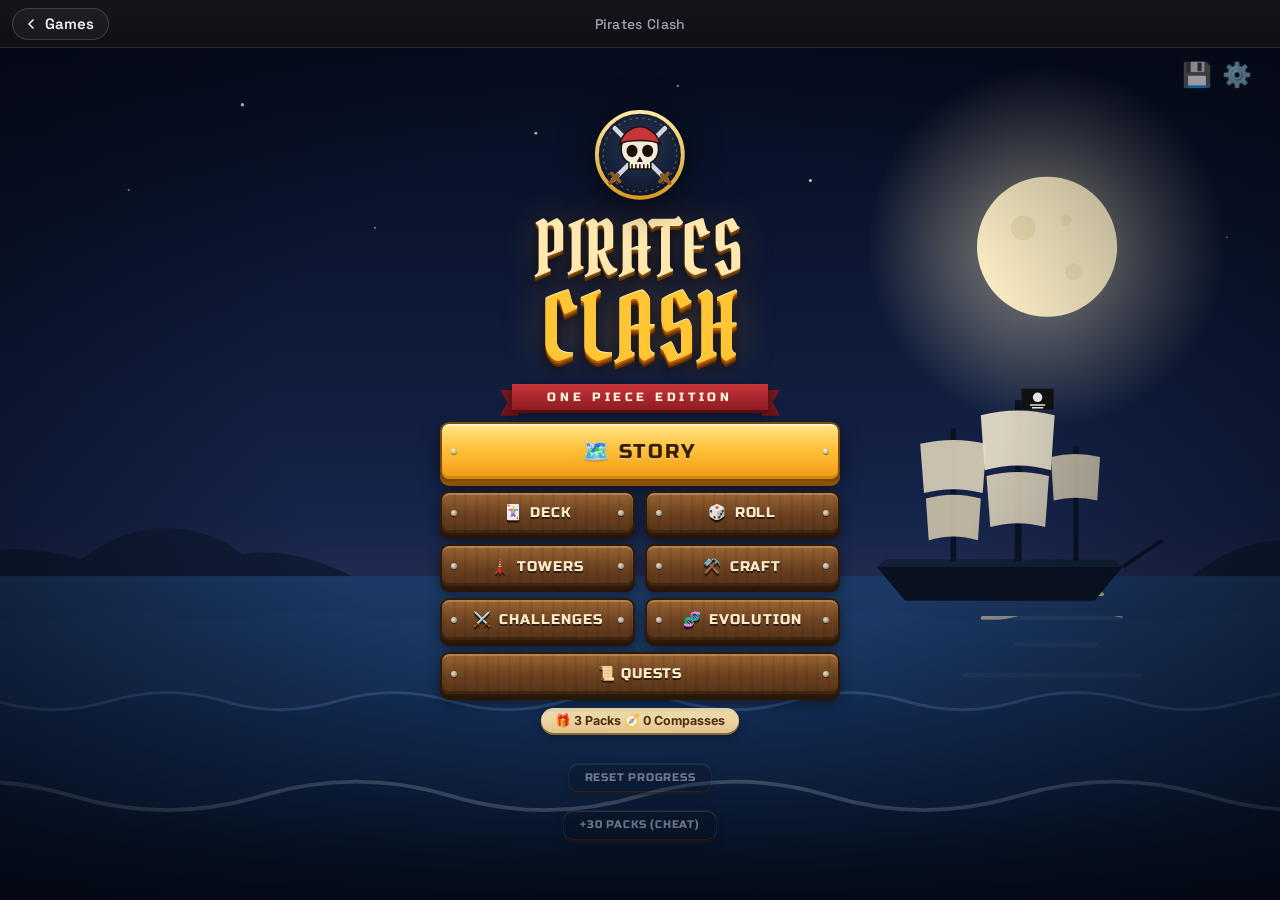
<file: anime-card-clash/index.html>
<!DOCTYPE html>
<html lang="en">
<head>
<meta charset="utf-8">
<meta name="viewport" content="width=device-width, initial-scale=1, viewport-fit=cover">
<title>Pirates Clash · frogarcade</title>
<link rel="icon" href="data:image/svg+xml,%3Csvg%20xmlns=%22http://www.w3.org/2000/svg%22%20viewBox=%220%200%20200%20124%22%20aria-hidden=%22true%22%3E%3Cdefs%3E%3ClinearGradient%20id=%22pd-fav%22%20x1=%220%22%20y1=%220%22%20x2=%220%22%20y2=%221%22%3E%3Cstop%20offset=%220%22%20stop-color=%22%237ef0a8%22/%3E%3Cstop%20offset=%22.55%22%20stop-color=%22%233fcf73%22/%3E%3Cstop%20offset=%221%22%20stop-color=%22%2326a257%22/%3E%3C/linearGradient%3E%3C/defs%3E%3Cpath%20d=%22M58%2022%20H142%20A46%2046%200%200%201%20142%20114%20H58%20A46%2046%200%200%201%2058%2022%20Z%22%20fill=%22%23165a33%22/%3E%3Cpath%20d=%22M58%208%20H142%20A46%2046%200%200%201%20142%20100%20H58%20A46%2046%200%200%201%2058%208%20Z%22%20fill=%22url%28%23pd-fav%29%22%20stroke=%22%230f4a28%22%20stroke-width=%225%22/%3E%3Ccircle%20cx=%2256%22%20cy=%2254%22%20r=%2230%22%20fill=%22%232a9c58%22%20opacity=%22.7%22/%3E%3Ccircle%20cx=%22144%22%20cy=%2254%22%20r=%2230%22%20fill=%22%232a9c58%22%20opacity=%22.7%22/%3E%3Cg%20fill=%22%2314402a%22%3E%3Crect%20x=%2249%22%20y=%2232%22%20width=%2214%22%20height=%2244%22%20rx=%223%22/%3E%3Crect%20x=%2234%22%20y=%2247%22%20width=%2244%22%20height=%2214%22%20rx=%223%22/%3E%3C/g%3E%3Cg%20stroke=%22%230d2e1c%22%20stroke-width=%223%22%3E%3Ccircle%20cx=%22144%22%20cy=%2236%22%20r=%229.5%22%20fill=%22%23ffd23a%22/%3E%3Ccircle%20cx=%22162%22%20cy=%2254%22%20r=%229.5%22%20fill=%22%23ff5a6e%22/%3E%3Ccircle%20cx=%22126%22%20cy=%2254%22%20r=%229.5%22%20fill=%22%234fb3ff%22/%3E%3Ccircle%20cx=%22144%22%20cy=%2272%22%20r=%229.5%22%20fill=%22%238b8cff%22/%3E%3C/g%3E%3Cg%20fill=%22%23165a35%22%3E%3Crect%20x=%2286%22%20y=%2262%22%20width=%2212%22%20height=%226%22%20rx=%223%22/%3E%3Crect%20x=%22104%22%20y=%2262%22%20width=%2212%22%20height=%226%22%20rx=%223%22/%3E%3C/g%3E%3C/svg%3E">
<link rel="preconnect" href="https://fonts.googleapis.com">
<link rel="preconnect" href="https://fonts.gstatic.com" crossorigin>
<link href="https://fonts.googleapis.com/css2?family=Space+Grotesk:wght@500;600&display=swap" rel="stylesheet">
<style>
  *{box-sizing:border-box}
  html,body{margin:0; height:100%; background:#0b0b10; overflow:hidden; overscroll-behavior:none}
  body{display:flex; flex-direction:column; height:100dvh; font-family:'Space Grotesk',system-ui,sans-serif; color:#f4f4f8}
  .bar{flex:none; height:48px; display:grid; grid-template-columns:1fr auto 1fr; align-items:center; gap:12px;
    padding:0 12px; padding-left:max(12px, env(safe-area-inset-left)); padding-right:max(12px, env(safe-area-inset-right));
    background:linear-gradient(180deg,#15151d,#0f0f15); border-bottom:1px solid #ffffff14}
  .back{justify-self:start; display:inline-flex; align-items:center; gap:6px; height:32px; padding:0 14px 0 10px;
    border-radius:99px; border:1px solid #ffffff26; background:#ffffff0a; color:#f4f4f8; text-decoration:none;
    font-size:15px; font-weight:600; transition:background .15s, border-color .15s}
  .back:hover,.back:focus-visible{background:#ffffff18; border-color:#ffffff40; outline:none}
  .back svg{width:16px; height:16px}
  .title{color:#a2a2b5; font-size:14px; font-weight:500; letter-spacing:.3px; white-space:nowrap; overflow:hidden; text-overflow:ellipsis}
  iframe{flex:1; width:100%; border:0; display:block; background:#000}
  @media (max-height:500px){ .bar{height:38px} .back{height:28px; font-size:14px} }
</style>
</head>
<body>
  <header class="bar">
    <a class="back" href="../"><svg viewBox="0 0 24 24" fill="none" stroke="currentColor" stroke-width="2.4" stroke-linecap="round" stroke-linejoin="round"><path d="M15 18l-6-6 6-6"/></svg>Games</a>
    <span class="title">Pirates Clash</span>
    <span></span>
  </header>
  <iframe id="game" src="play.html" title="Pirates Clash" allow="autoplay; fullscreen; gamepad" allowfullscreen></iframe>
  <script>
    // send the keyboard straight into the game
    const f = document.getElementById('game');
    f.addEventListener('load', () => { try { f.contentWindow.focus(); } catch (e) {} });
  </script>
</body>
</html>
</file>
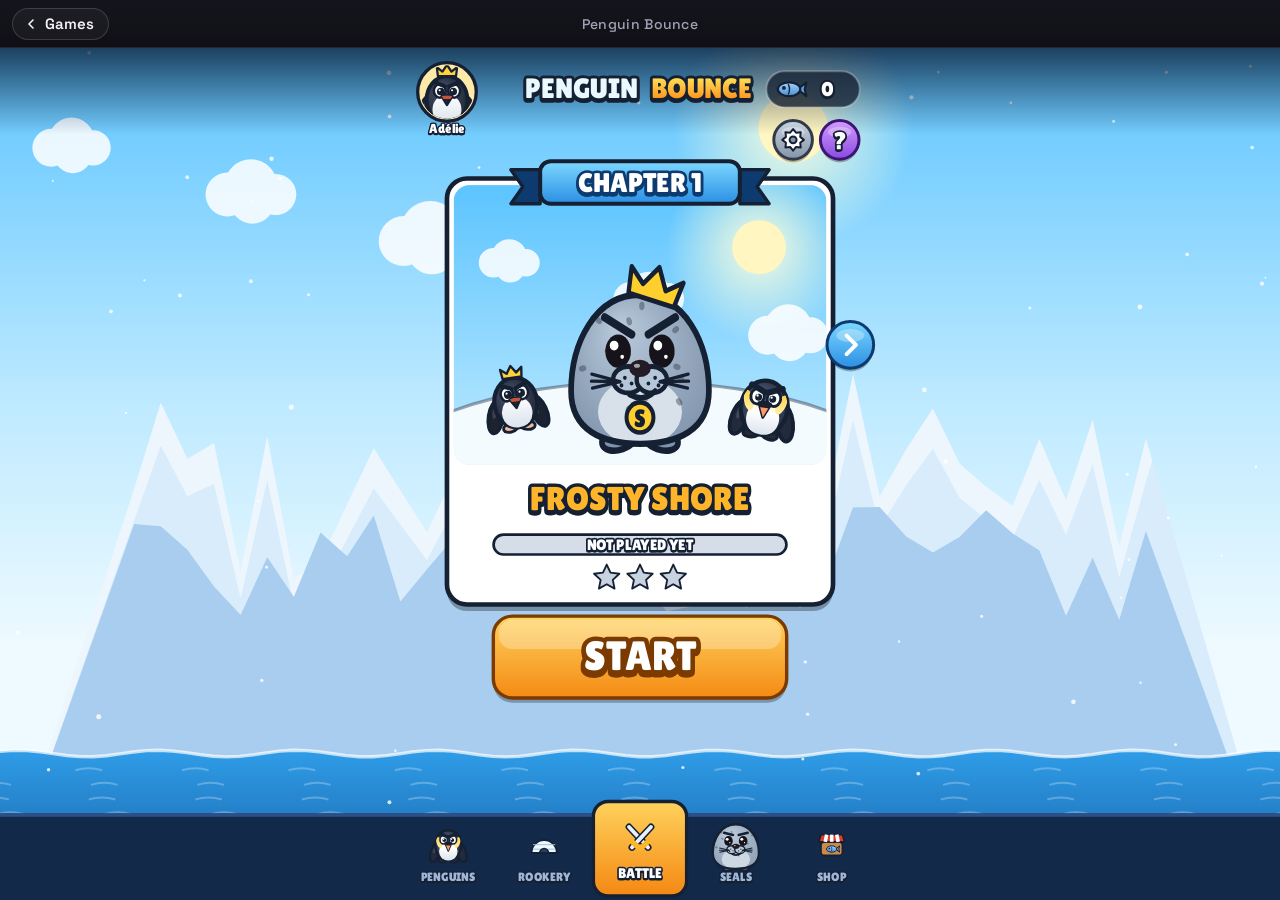
<file: penguin-bounce/index.html>
<!DOCTYPE html>
<html lang="en">
<head>
<meta charset="utf-8">
<meta name="viewport" content="width=device-width, initial-scale=1, viewport-fit=cover">
<title>Penguin Bounce · frogarcade</title>
<link rel="icon" href="data:image/svg+xml,%3Csvg%20xmlns=%22http://www.w3.org/2000/svg%22%20viewBox=%220%200%20200%20124%22%20aria-hidden=%22true%22%3E%3Cdefs%3E%3ClinearGradient%20id=%22pd-fav%22%20x1=%220%22%20y1=%220%22%20x2=%220%22%20y2=%221%22%3E%3Cstop%20offset=%220%22%20stop-color=%22%237ef0a8%22/%3E%3Cstop%20offset=%22.55%22%20stop-color=%22%233fcf73%22/%3E%3Cstop%20offset=%221%22%20stop-color=%22%2326a257%22/%3E%3C/linearGradient%3E%3C/defs%3E%3Cpath%20d=%22M58%2022%20H142%20A46%2046%200%200%201%20142%20114%20H58%20A46%2046%200%200%201%2058%2022%20Z%22%20fill=%22%23165a33%22/%3E%3Cpath%20d=%22M58%208%20H142%20A46%2046%200%200%201%20142%20100%20H58%20A46%2046%200%200%201%2058%208%20Z%22%20fill=%22url%28%23pd-fav%29%22%20stroke=%22%230f4a28%22%20stroke-width=%225%22/%3E%3Ccircle%20cx=%2256%22%20cy=%2254%22%20r=%2230%22%20fill=%22%232a9c58%22%20opacity=%22.7%22/%3E%3Ccircle%20cx=%22144%22%20cy=%2254%22%20r=%2230%22%20fill=%22%232a9c58%22%20opacity=%22.7%22/%3E%3Cg%20fill=%22%2314402a%22%3E%3Crect%20x=%2249%22%20y=%2232%22%20width=%2214%22%20height=%2244%22%20rx=%223%22/%3E%3Crect%20x=%2234%22%20y=%2247%22%20width=%2244%22%20height=%2214%22%20rx=%223%22/%3E%3C/g%3E%3Cg%20stroke=%22%230d2e1c%22%20stroke-width=%223%22%3E%3Ccircle%20cx=%22144%22%20cy=%2236%22%20r=%229.5%22%20fill=%22%23ffd23a%22/%3E%3Ccircle%20cx=%22162%22%20cy=%2254%22%20r=%229.5%22%20fill=%22%23ff5a6e%22/%3E%3Ccircle%20cx=%22126%22%20cy=%2254%22%20r=%229.5%22%20fill=%22%234fb3ff%22/%3E%3Ccircle%20cx=%22144%22%20cy=%2272%22%20r=%229.5%22%20fill=%22%238b8cff%22/%3E%3C/g%3E%3Cg%20fill=%22%23165a35%22%3E%3Crect%20x=%2286%22%20y=%2262%22%20width=%2212%22%20height=%226%22%20rx=%223%22/%3E%3Crect%20x=%22104%22%20y=%2262%22%20width=%2212%22%20height=%226%22%20rx=%223%22/%3E%3C/g%3E%3C/svg%3E">
<link rel="preconnect" href="https://fonts.googleapis.com">
<link rel="preconnect" href="https://fonts.gstatic.com" crossorigin>
<link href="https://fonts.googleapis.com/css2?family=Space+Grotesk:wght@500;600&display=swap" rel="stylesheet">
<style>
  *{box-sizing:border-box}
  html,body{margin:0; height:100%; background:#0b0b10; overflow:hidden; overscroll-behavior:none}
  body{display:flex; flex-direction:column; height:100dvh; font-family:'Space Grotesk',system-ui,sans-serif; color:#f4f4f8}
  .bar{flex:none; height:48px; display:grid; grid-template-columns:1fr auto 1fr; align-items:center; gap:12px;
    padding:0 12px; padding-left:max(12px, env(safe-area-inset-left)); padding-right:max(12px, env(safe-area-inset-right));
    background:linear-gradient(180deg,#15151d,#0f0f15); border-bottom:1px solid #ffffff14}
  .back{justify-self:start; display:inline-flex; align-items:center; gap:6px; height:32px; padding:0 14px 0 10px;
    border-radius:99px; border:1px solid #ffffff26; background:#ffffff0a; color:#f4f4f8; text-decoration:none;
    font-size:15px; font-weight:600; transition:background .15s, border-color .15s}
  .back:hover,.back:focus-visible{background:#ffffff18; border-color:#ffffff40; outline:none}
  .back svg{width:16px; height:16px}
  .title{color:#a2a2b5; font-size:14px; font-weight:500; letter-spacing:.3px; white-space:nowrap; overflow:hidden; text-overflow:ellipsis}
  iframe{flex:1; width:100%; border:0; display:block; background:#000}
  @media (max-height:500px){ .bar{height:38px} .back{height:28px; font-size:14px} }
</style>
</head>
<body>
  <header class="bar">
    <a class="back" href="../"><svg viewBox="0 0 24 24" fill="none" stroke="currentColor" stroke-width="2.4" stroke-linecap="round" stroke-linejoin="round"><path d="M15 18l-6-6 6-6"/></svg>Games</a>
    <span class="title">Penguin Bounce</span>
    <span></span>
  </header>
  <iframe id="game" src="play.html" title="Penguin Bounce" allow="autoplay; fullscreen; gamepad" allowfullscreen></iframe>
  <script>
    // send the keyboard straight into the game
    const f = document.getElementById('game');
    f.addEventListener('load', () => { try { f.contentWindow.focus(); } catch (e) {} });
  </script>
</body>
</html>
</file>
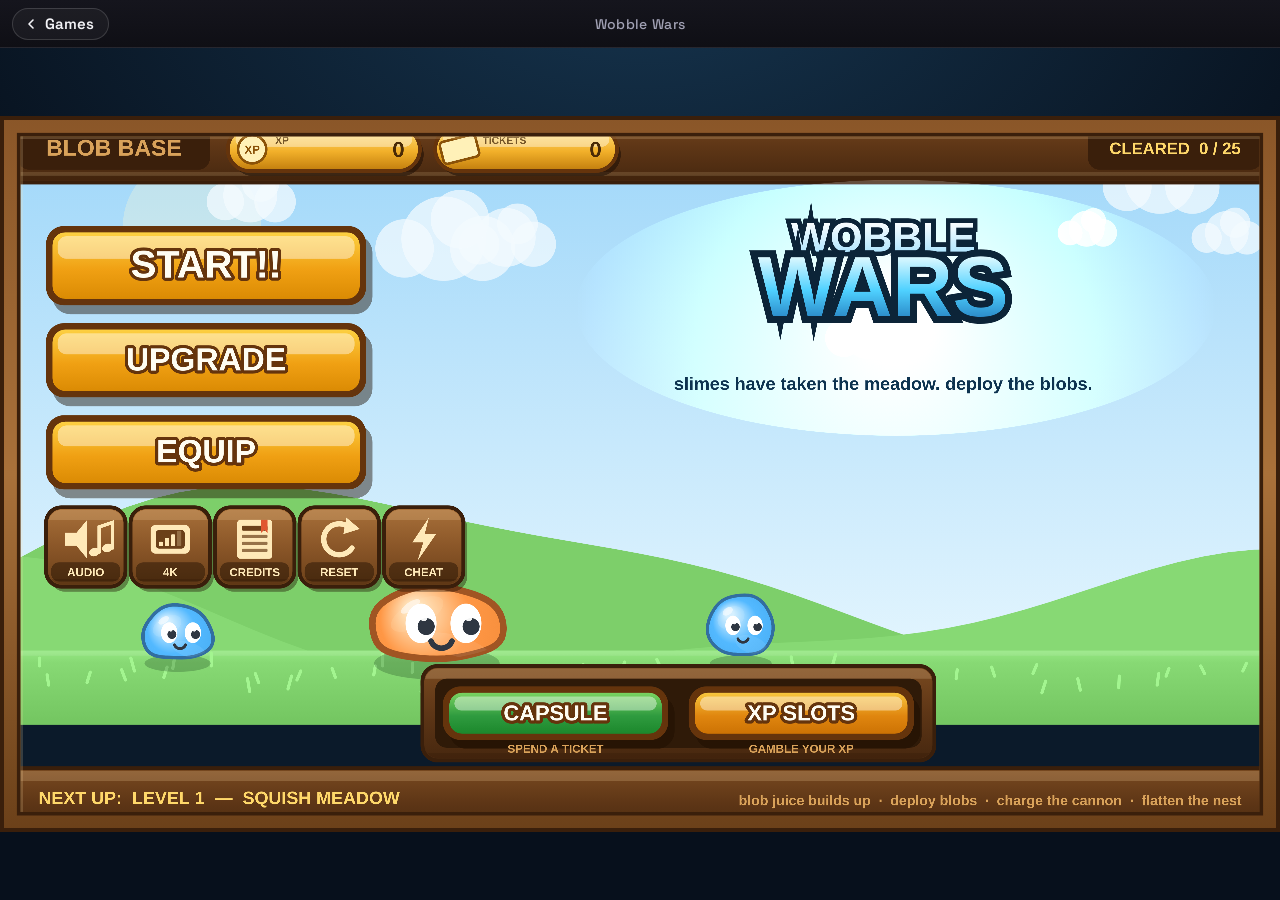
<file: wobble-wars/index.html>
<!DOCTYPE html>
<html lang="en">
<head>
<meta charset="utf-8">
<meta name="viewport" content="width=device-width, initial-scale=1, viewport-fit=cover">
<title>Wobble Wars · frogarcade</title>
<link rel="icon" href="data:image/svg+xml,%3Csvg%20xmlns=%22http://www.w3.org/2000/svg%22%20viewBox=%220%200%20200%20124%22%20aria-hidden=%22true%22%3E%3Cdefs%3E%3ClinearGradient%20id=%22pd-fav%22%20x1=%220%22%20y1=%220%22%20x2=%220%22%20y2=%221%22%3E%3Cstop%20offset=%220%22%20stop-color=%22%237ef0a8%22/%3E%3Cstop%20offset=%22.55%22%20stop-color=%22%233fcf73%22/%3E%3Cstop%20offset=%221%22%20stop-color=%22%2326a257%22/%3E%3C/linearGradient%3E%3C/defs%3E%3Cpath%20d=%22M58%2022%20H142%20A46%2046%200%200%201%20142%20114%20H58%20A46%2046%200%200%201%2058%2022%20Z%22%20fill=%22%23165a33%22/%3E%3Cpath%20d=%22M58%208%20H142%20A46%2046%200%200%201%20142%20100%20H58%20A46%2046%200%200%201%2058%208%20Z%22%20fill=%22url%28%23pd-fav%29%22%20stroke=%22%230f4a28%22%20stroke-width=%225%22/%3E%3Ccircle%20cx=%2256%22%20cy=%2254%22%20r=%2230%22%20fill=%22%232a9c58%22%20opacity=%22.7%22/%3E%3Ccircle%20cx=%22144%22%20cy=%2254%22%20r=%2230%22%20fill=%22%232a9c58%22%20opacity=%22.7%22/%3E%3Cg%20fill=%22%2314402a%22%3E%3Crect%20x=%2249%22%20y=%2232%22%20width=%2214%22%20height=%2244%22%20rx=%223%22/%3E%3Crect%20x=%2234%22%20y=%2247%22%20width=%2244%22%20height=%2214%22%20rx=%223%22/%3E%3C/g%3E%3Cg%20stroke=%22%230d2e1c%22%20stroke-width=%223%22%3E%3Ccircle%20cx=%22144%22%20cy=%2236%22%20r=%229.5%22%20fill=%22%23ffd23a%22/%3E%3Ccircle%20cx=%22162%22%20cy=%2254%22%20r=%229.5%22%20fill=%22%23ff5a6e%22/%3E%3Ccircle%20cx=%22126%22%20cy=%2254%22%20r=%229.5%22%20fill=%22%234fb3ff%22/%3E%3Ccircle%20cx=%22144%22%20cy=%2272%22%20r=%229.5%22%20fill=%22%238b8cff%22/%3E%3C/g%3E%3Cg%20fill=%22%23165a35%22%3E%3Crect%20x=%2286%22%20y=%2262%22%20width=%2212%22%20height=%226%22%20rx=%223%22/%3E%3Crect%20x=%22104%22%20y=%2262%22%20width=%2212%22%20height=%226%22%20rx=%223%22/%3E%3C/g%3E%3C/svg%3E">
<link rel="preconnect" href="https://fonts.googleapis.com">
<link rel="preconnect" href="https://fonts.gstatic.com" crossorigin>
<link href="https://fonts.googleapis.com/css2?family=Space+Grotesk:wght@500;600&display=swap" rel="stylesheet">
<style>
  *{box-sizing:border-box}
  html,body{margin:0; height:100%; background:#0b0b10; overflow:hidden; overscroll-behavior:none}
  body{display:flex; flex-direction:column; height:100dvh; font-family:'Space Grotesk',system-ui,sans-serif; color:#f4f4f8}
  .bar{flex:none; height:48px; display:grid; grid-template-columns:1fr auto 1fr; align-items:center; gap:12px;
    padding:0 12px; padding-left:max(12px, env(safe-area-inset-left)); padding-right:max(12px, env(safe-area-inset-right));
    background:linear-gradient(180deg,#15151d,#0f0f15); border-bottom:1px solid #ffffff14}
  .back{justify-self:start; display:inline-flex; align-items:center; gap:6px; height:32px; padding:0 14px 0 10px;
    border-radius:99px; border:1px solid #ffffff26; background:#ffffff0a; color:#f4f4f8; text-decoration:none;
    font-size:15px; font-weight:600; transition:background .15s, border-color .15s}
  .back:hover,.back:focus-visible{background:#ffffff18; border-color:#ffffff40; outline:none}
  .back svg{width:16px; height:16px}
  .title{color:#a2a2b5; font-size:14px; font-weight:500; letter-spacing:.3px; white-space:nowrap; overflow:hidden; text-overflow:ellipsis}
  iframe{flex:1; width:100%; border:0; display:block; background:#000}
  @media (max-height:500px){ .bar{height:38px} .back{height:28px; font-size:14px} }
</style>
</head>
<body>
  <header class="bar">
    <a class="back" href="../"><svg viewBox="0 0 24 24" fill="none" stroke="currentColor" stroke-width="2.4" stroke-linecap="round" stroke-linejoin="round"><path d="M15 18l-6-6 6-6"/></svg>Games</a>
    <span class="title">Wobble Wars</span>
    <span></span>
  </header>
  <iframe id="game" src="play.html" title="Wobble Wars" allow="autoplay; fullscreen; gamepad" allowfullscreen></iframe>
  <script>
    // send the keyboard straight into the game
    const f = document.getElementById('game');
    f.addEventListener('load', () => { try { f.contentWindow.focus(); } catch (e) {} });
  </script>
</body>
</html>
</file>
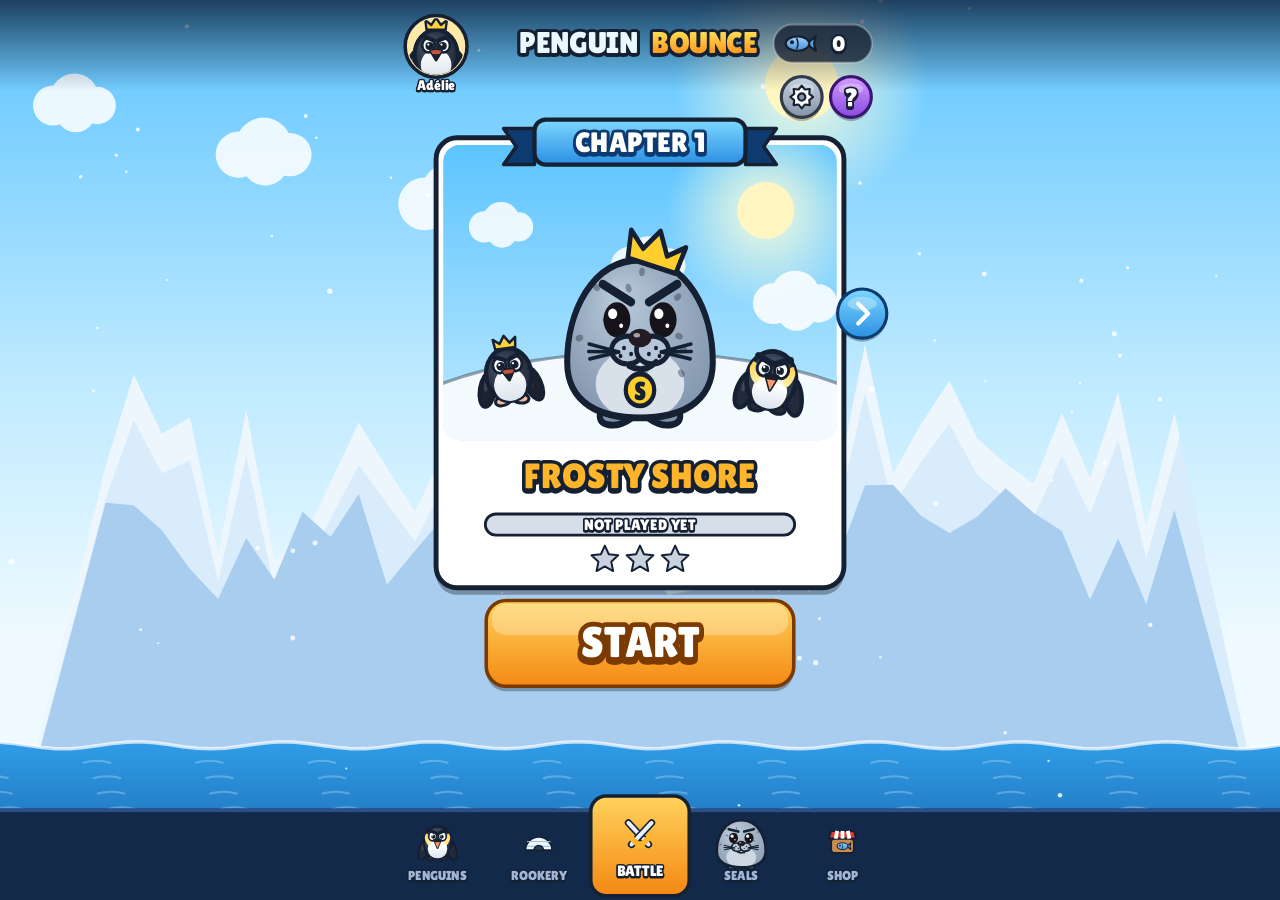
<file: penguin-bounce/play.html>
<!DOCTYPE html>
<html lang="en">
<head>
<meta charset="utf-8">
<meta name="viewport" content="width=device-width,initial-scale=1,maximum-scale=1,user-scalable=no">
<title>Penguin Bounce</title>
<link rel="preconnect" href="https://fonts.googleapis.com">
<link href="https://fonts.googleapis.com/css2?family=Lilita+One&display=swap" rel="stylesheet">
<style>
:root{--bg:#0b2a4a}
@media (prefers-color-scheme: dark){:root:not([data-theme="light"]){--bg:#0b2a4a}}
:root[data-theme="dark"]{--bg:#0b2a4a}
html,body{margin:0;height:100%;background:var(--bg);overflow:hidden;touch-action:none;user-select:none;-webkit-user-select:none;-webkit-tap-highlight-color:transparent}
canvas{display:block;width:100vw;height:100vh;cursor:pointer}
</style>
</head>
<body>
<canvas id="c"></canvas>
<script>
'use strict';
// ================================================================ setup
const cv = document.getElementById('c'); let g = cv.getContext('2d');
const W = 720, H = 1280, COLS = 7, C = 92, BX = (W - COLS * C) / 2, BY = 184, ROWS = 10;
const BR = BX + COLS * C, DANGER = BY + ROWS * C;          // board right edge, danger line (1104)
const FENCE_Y = 1128;                                       // bounce fence just under the danger line
const LX = W / 2, LY = 1196, EXIT = 1252;                  // launcher + water line
const F = '"Lilita One","Arial Rounded MT Bold","Trebuchet MS",sans-serif';
const OL = '#152033';
let SW, SH, DPR, SC, OX, OY, VL, VR, VT, VB;
function resize() {
  DPR = Math.min(2, window.devicePixelRatio || 1); SW = innerWidth || 720; SH = innerHeight || 1280;
  cv.width = Math.round(SW * DPR); cv.height = Math.round(SH * DPR);
  SC = Math.min(SW / W, SH / H); OX = (SW - W * SC) / 2; OY = (SH - H * SC) / 2;
  VL = -OX / SC; VR = (SW - OX) / SC; VT = -OY / SC; VB = (SH - OY) / SC;
}
addEventListener('resize', resize); resize();

const rnd = (a, b) => a + Math.random() * (b - a);
const clamp = (v, a, b) => v < a ? a : v > b ? b : v;
const lerp = (a, b, t) => a + (b - a) * t;
const easeOut = t => 1 - Math.pow(1 - t, 3);
const easeBack = t => { const c1 = 1.70158, c3 = c1 + 1; return 1 + c3 * Math.pow(t - 1, 3) + c1 * Math.pow(t - 1, 2); };
function mulberry(a) { return function () { a |= 0; a = a + 0x6D2B79F5 | 0; let t = Math.imul(a ^ a >>> 15, 1 | a); t = t + Math.imul(t ^ t >>> 7, 61 | t) ^ t; return ((t ^ t >>> 14) >>> 0) / 4294967296; }; }

// ================================================================ save
const SAVE_KEY = 'penguinBounce.v2';
const defSave = () => ({ fish: 0, champ: 'adelie', unlocked: ['adelie', 'gentoo', 'rockhopper'], stageUnlocked: 0, best: {}, sound: true, music: true, run: null, tutSeen: [], seen: [], upg: { lives: 0, pow: {} }, decor: [], pondT: 0 });
function loadSave() { try { const s = JSON.parse(localStorage.getItem(SAVE_KEY)); if (s) return Object.assign(defSave(), s); } catch (e) { } return defSave(); }
function persist() { try { localStorage.setItem(SAVE_KEY, JSON.stringify(save)); } catch (e) { } }
const save = loadSave();

// ================================================================ data
// every penguin is a real species; markings follow the real bird, abilities are the game twist
const PT = {
  adelie:     { feet: '#f2b8a0', name: 'Adélie', rar: 0, dmg: 1, r: 16, spd: 1, back: '#1d2231', back2: '#444e66', face: 'black', ring: 1, beak: ['#2a2328', '#c4553a'],
    desc: 'Tough little all-rounder. A steady 1 damage per hit.', fact: 'Adélies build nests from pebbles, and often steal them from their neighbours.' },
  gentoo:     { feet: '#ff7a2a', ring: 1, name: 'Gentoo', rar: 0, dmg: 1, r: 17, spd: 1.4, back: '#262c3b', back2: '#4f5a73', face: 'black', band: 1, beak: ['#ff5a1f', '#ffa066'],
    desc: 'Super fast. Gains +1 damage every time the fence bounces it back.', fact: 'The fastest swimming bird on Earth, reaching about 36 km/h.' },
  littleblue: { feet: '#f3c8c8', eye: '#c9d4df', name: 'Little Blue', rar: 0, dmg: 1, r: 14, spd: 1, back: '#3d70ab', back2: '#86afdb', face: 'black', beak: ['#33333d', '#5d5d6b'],
    desc: 'Splits off two speedy chicks the first time it hits something.', fact: 'The smallest penguin in the world, only about 33 cm tall.' },
  rockhopper: { feet: '#f0a8b0', name: 'Rockhopper', rar: 1, dmg: 2, r: 15, spd: 1.35, pierce: 4, back: '#1b1d27', back2: '#3f4357', face: 'black', crest: 'rock', eye: '#d0201a', beak: ['#d8452a', '#ff8a5a'],
    desc: 'Blazing fast. 2 damage and pierces straight through the first 4 seals it hits.', fact: 'Instead of waddling, rockhoppers hop up cliffs with both feet together.' },
  chinstrap:  { feet: '#f0a8b0', name: 'Chinstrap', rar: 1, dmg: 2, r: 16, spd: 1, back: '#323f58', back2: '#62779e', face: 'white', strap: 1, beak: ['#1d1d26', '#41414e'],
    desc: '2 damage. 20% chance to freeze a seal for 1 turn: frozen seals cannot move and take +2 damage.', fact: 'Named after the thin black band of feathers under its chin.' },
  king:       { feet: '#2a2a33', name: 'King', rar: 1, dmg: 3, r: 19, spd: 1.1, back: '#2c3747', back2: '#5a6b80', face: 'black', ear: '#ff8a1a', chest: '#ffc56b', beak: ['#1f1d26', '#ff7a1a'], long: 1,
    desc: 'Graceful glider. Steers toward seals for 4 seconds and deals 3 per hit.', fact: 'The second-largest penguin, with bright orange ear patches.' },
  emperor:    { feet: '#2a2a33', name: 'Emperor', rar: 2, dmg: 6, r: 21, spd: .86, back: '#232a3b', back2: '#4d5a74', face: 'black', ear: '#ffcc3a', chest: '#fff1b0', beak: ['#1f1d26', '#ff9a6a'], long: 1,
    desc: 'Colossal. 6 damage per hit and smashes helmets and crowns in one blow.', fact: 'The tallest penguin of all: up to 1.2 m tall and 40 kg.' },
  macaroni:   { feet: '#f0a8b0', gape: 1, name: 'Macaroni', rar: 2, dmg: 2, r: 17, spd: 1, back: '#20202b', back2: '#4b4b5e', face: 'black', crest: 'mac', eye: '#c22a1a', beak: ['#a8432a', '#d9704a'],
    desc: '2 damage. Explodes on EVERY 3rd hit without breaking, blasting everything nearby.', fact: 'Named after the flashy "macaroni" fashion of 18th-century England.' },
  grey:       { uc: 5, feet: '#9aa3ad', name: 'Grey', rar: 3, dmg: 18, r: 19, spd: 1.25, noFling: 1, short: '18 dmg. Every hit fires a huge shockwave (20% freeze). Immune to tail-flings.', back: '#6f7783', back2: '#d3d9e1', face: 'black', eye: '#38e8ff', beak: ['#3d424b', '#38e8ff'], myth: 1,
    desc: 'A heat penguin happily living in Singapore, but he still loves the cold. Rumours say he was made in a factory.', fact: '18 damage, a huge shockwave on every hit (20% freeze), immune to tail-flings.' },
  african:    { uc: 1, name: 'African', rar: 0, dmg: 1, r: 16, spd: 1, feet: '#2a2a33', back: '#1c1f2a', back2: '#454b5e', face: 'banded', bands: 1, pink: 1, dots: 1, beak: ['#1f1d26', '#3a3a46'],
    desc: 'Donkey bray: every hit has a 25% chance to knock the seal back up a row.', fact: 'Lives on warm South African beaches and brays like a donkey.' },
  magellanic: { uc: 2, name: 'Magellanic', rar: 0, dmg: 1, r: 16, spd: 1.05, feet: '#2a2a33', back: '#1c1f2a', back2: '#454b5e', face: 'banded', bands: 2, pink: 1, beak: ['#1f1d26', '#3a3a46'],
    desc: 'Ricochet: gains +0.5 damage every time it bounces off the side walls (up to +3).', fact: 'Has TWO black bands across its chest, and migrates thousands of km.' },
  humboldt:   { uc: 3, name: 'Humboldt', rar: 0, dmg: 1, r: 16, spd: 1, feet: '#2a2a33', back: '#262a35', back2: '#4d5466', face: 'banded', bands: 1, pink: 2, beak: ['#2a2328', '#5a4a50'],
    desc: 'Master fisher: every seal it pops drops a fish.', fact: 'Lives on the rocky coasts of Peru and Chile, with big pink face patches.' },
  galapagos:  { uc: 4, name: 'Galápagos', rar: 1, dmg: 2, r: 13, spd: 1.15, feet: '#2a2a33', back: '#20232d', back2: '#4a5062', face: 'banded', bands: 1, thin: 1, beak: ['#1f1d26', '#c9b28a'],
    desc: '2 damage, small and quick. Immune to tail-flings.', fact: 'The only penguin that lives on the equator.' },
  yelloweyed: { uc: 5, name: 'Yellow-eyed', rar: 1, dmg: 2, r: 17, spd: 1, feet: '#f2b8a0', back: '#59636e', back2: '#8a95a1', face: 'black', yband: 1, eye: '#ffd23a', beak: ['#c9b28a', '#e8d8b8'],
    desc: '2 damage. Ignores hoods and crowns, and 20% of hits are double-damage crits.', fact: 'Called Hoiho in New Zealand, one of the rarest penguins on Earth.' },
  fiordland:  { uc: 6, name: 'Fiordland', rar: 0, dmg: 1, r: 17, spd: 1.15, feet: '#f0a8b0', back: '#1e2230', back2: '#474e64', face: 'black', crest: 'fiord', cheeks: 1, beak: ['#e8742a', '#ffa066'],
    desc: 'Rainforest runner: faster, and the fence bounces it back 3 times.', fact: 'Nests in the rainforests of New Zealand, not on ice.' },
  snares:     { uc: 7, name: 'Snares', rar: 1, dmg: 1, r: 16, spd: 1, feet: '#f0a8b0', back: '#1d2030', back2: '#444b62', face: 'black', crest: 'snares', gape: 1, eye: '#c22a1a', beak: ['#c2412a', '#e8704a'],
    desc: 'Big family: spawns a chick on every 4th hit.', fact: 'Only lives on the tiny Snares Islands south of New Zealand.' },
  whiteflipper: { uc: 8, name: 'White-flippered', rar: 0, dmg: 1, r: 19, spd: .95, feet: '#f3c8c8', back: '#5b84b8', back2: '#a3c0e0', face: 'black', wflip: 1, beak: ['#33333d', '#5d5d6b'],
    desc: 'Wide flippers: big body, and every hit also slaps the seals beside it for 1.', fact: 'A Little Blue relative with white edges on its flippers.' },
  erectcrested: { uc: 9, name: 'Erect-crested', rar: 2, dmg: 4, r: 18, spd: 1, pierce: 2, feet: '#f0a8b0', back: '#1a1d29', back2: '#40465c', face: 'black', crest: 'erect', eye: '#7a3a2a', beak: ['#b8442a', '#e07050'],
    desc: '4 damage and pierces through the first 2 seals.', fact: 'The only penguin that can raise its crest straight up like a brush.' },
  royal:      { uc: 9, name: 'Royal', rar: 2, dmg: 3, r: 19, spd: 1, feet: '#f0a8b0', back: '#25283a', back2: '#4c5270', face: 'white', crest: 'mac', gape: 1, eye: '#7a3a2a', beak: ['#c2512a', '#e8804a'],
    desc: '3 damage, and triple damage against bosses.', fact: 'Like a Macaroni, but with a white face. Lives only on Macquarie Island.' },
  chick:      { feet: '#c8b8b8', name: 'Chick', rar: 0, dmg: 1, r: 11, spd: 1.12, back: '#8c96a6', back2: '#c6ccd6', face: 'chick', beak: ['#33333d', '#5d5d6b'], desc: '', fact: '' },
};
const ROSTER = ['adelie', 'gentoo', 'littleblue', 'rockhopper', 'chinstrap', 'king', 'emperor', 'macaroni', 'african', 'magellanic', 'humboldt', 'galapagos', 'yelloweyed', 'fiordland', 'snares', 'whiteflipper', 'erectcrested', 'royal', 'grey'];
const available = t => (save.stageUnlocked || 0) >= (PT[t].uc || 0);       // unlocked by clearing chapters
const RAR = [{ n: 'COMMON', c: '#3f9cff', d: '#0d3d73', w: 72 }, { n: 'RARE', c: '#b05cff', d: '#3a1673', w: 21 }, { n: 'EPIC', c: '#ffb020', d: '#7b3a00', w: 7 }, { n: 'MYTHICAL', c: '#ff3df0', d: '#3a0a4a', w: 1.5 }]
const rainbow = (o = 0, l = 62) => `hsl(${(T * 140 + o) % 360},100%,${l}%)`;;
const SK = {
  pup:     { name: 'Pup',           r: .35, w: .55, body: '#efece2', light: '#ffffff', belly: '#ffffff', ol: '#4b4a55', score: 250, desc: 'Weak, but comes in crowds.' },
  seal:    { name: 'Seal',          r: .41, w: 1,   body: '#8b9db2', light: '#bccbdb', belly: '#cdd8e3', ol: OL, score: 500, desc: 'A plain grey seal. Marches one row per shot.' },
  helmet:  { name: 'Hooded Seal',   r: .41, w: 1.1, body: '#9aa4ae', light: '#cdd4db', belly: '#d9dee4', ol: OL, score: 700, helmet: 2, desc: 'Its hood blocks hits from above. Hit it from below or the sides!' },
  leopard: { name: 'Leopard Seal',  r: .43, w: 1.0, body: '#5c636d', light: '#8b929b', belly: '#cdd2d7', ol: '#1d2026', score: 900, desc: 'Moves 2 rows a turn. Tail-flings penguins that hit it head-on.' },
  crabeater: { name: 'Crabeater Seal', r: .38, w: .8, body: '#d3c8ae', light: '#f2ecdd', belly: '#f7f3e8', ol: '#3b3427', score: 400, desc: 'Lobs krill over everything at your base. All crabeaters march or throw together.' },
  sealy:   { name: 'SEALY',         boss: 1, body: '#7e92aa', light: '#b5c6d8', belly: '#d8e1ea', ol: OL, score: 6000, desc: 'Charges down, then rocks back and forth summoning seals.' },
  walrus:  { name: 'BIG WALRUS',    boss: 1, body: '#a8693f', light: '#d39566', belly: '#dca37a', ol: '#3a1d0c', score: 6000, desc: 'Rocks like Sealy and summons walruses every move.' },
  queen:   { name: 'LEOPARD QUEEN', boss: 1, body: '#bfb38c', light: '#e2d8b6', belly: '#ece4cb', ol: '#2b2a22', score: 8000, desc: 'Rocks like Sealy. Each time she retreats to the back she summons 3 Leopard Seals and builds 5 snow walls in front of her.' },
  bearded:  { name: 'Bearded Seal',  r: .44, w: 1.6, body: '#8a7464', light: '#b39d8a', belly: '#c9b6a2', ol: '#2b1f17', score: 800, desc: 'Huge and slow: only marches every other turn.' },
  spotted:  { name: 'Spotted Seal',  r: .4,  w: 1.1, body: '#c3c8cc', light: '#e8ebed', belly: '#eef0f2', ol: '#262b31', score: 600, desc: 'When popped, two pups tumble out.' },
  weddell:  { name: 'Weddell Seal',  r: .42, w: 1.2, body: '#4f5866', light: '#7d8898', belly: '#a9b2bd', ol: '#14181f', score: 700, desc: 'Dives under the ice every other turn. Penguins pass right over it while it is down.' },
  ross:     { name: 'Ross Seal',     r: .4,  w: 1,   body: '#59606b', light: '#878f9b', belly: '#c8ccd2', ol: '#181b20', score: 700, desc: 'Sings each turn, healing nearby seals.' },
  ribbon:   { name: 'Ribbon Seal',   r: .39, w: .9,  body: '#2b2a31', light: '#4d4b56', belly: '#3a3942', ol: '#0d0c10', score: 650, desc: 'Zigzags: slides sideways every time it marches.' },
  tusker:   { name: 'Walrus',        r: .45, w: 1.8, body: '#a8693f', light: '#d39566', belly: '#dca37a', ol: '#3a1d0c', score: 900, desc: 'Moves 3 rows a turn, and its tusks smash any wall in its way.' },
  steller:  { name: 'Steller Sea Lion', r: .45, w: 1.7, body: '#c8964f', light: '#e8be7c', belly: '#ecc995', ol: '#3a2410', score: 1000, desc: 'Fast (2 rows a turn) and armoured: takes 30% less damage.' },
  elephant: { name: 'Elephant Seal', r: .46, w: 2.5, body: '#857766', light: '#b2a491', belly: '#c4b8a6', ol: '#2a2118', score: 1200, desc: 'Very tanky. Its armour blocks the first 4 hits every turn.' },
  stellerboss: { name: 'STELLER BULL', boss: 1, body: '#b9843f', light: '#e0b06a', belly: '#e8c38d', ol: '#2e1b08', score: 16000, desc: 'Rocks like Sealy and summons ribbon seals. Takes 30% less damage.' },
  weddellboss: { name: 'WEDDELL MATRIARCH', boss: 1, body: '#4a5361', light: '#78839a', belly: '#a3adba', ol: '#11151c', score: 18000, desc: 'Rocks like Sealy, summons Weddell seals and heals the pack.' },
  furseal: { name: 'ARCTIC FUR SEAL', boss: 1, body: '#4b3324', light: '#7c5c45', belly: '#a2846a', ol: '#1f1209', score: 8000, desc: 'Rocks like Sealy, summons pairs and tail-flings head-on hits.' },
  crabking: { name: 'CRABEATER KING', boss: 1, body: '#c9ba94', light: '#efe6cc', belly: '#f5efdc', ol: '#3b3427', score: 10000, desc: 'Rocks like Sealy and summons crabeaters.' },
  sealion: { name: 'SEA LION CAPTAIN', boss: 1, body: '#8a5a38', light: '#b98a60', belly: '#cfa47a', ol: '#2e1708', score: 10000, desc: 'Rocks like Sealy, summons spotted seals and heals the pack.' },
  king:    { name: 'ELEPHANT SEAL KING', boss: 1, body: '#857766', light: '#b2a491', belly: '#c4b8a6', ol: OL, score: 12000, helmet: 6, desc: 'Crown armour. Every 2nd move summons 3 armoured Elephant Seals; otherwise pups or walls.' },
  tyrant:  { name: 'LEOPARD TYRANT', boss: 1, body: '#3f454e', light: '#6c737d', belly: '#b9bec4', ol: '#111317', score: 20000, helmet: 9, desc: 'THE ULTIMATE BOSS. 4000 HP, crown armour, heals, and summons the 5 deadliest seals every move.' },
};
const ISLANDS = [
  { name: 'Frosty Shore',   style: 'day',     sky: ['#5cc4ff', '#bfeaff', '#eefaff'], mtn: ['#d8ecfb', '#a9cdef'], water: ['#2f9be6', '#145a9e'], boss: 'sealy' },
  { name: 'Glacier Bay',    style: 'sunset',  sky: ['#6a56c9', '#ff8f7a', '#ffd7a1'], mtn: ['#f1c9d6', '#b993c9'], water: ['#3a6fc9', '#1d2f7a'], boss: 'furseal' },
  { name: 'Blizzard Pass',  style: 'storm',   sky: ['#6f8597', '#aebfcd', '#dfe7ee'], mtn: ['#eef3f7', '#bfccd8'], water: ['#4b7c9e', '#22425e'], boss: 'crabking' },
  { name: 'Iceberg Alley',  style: 'day',     sky: ['#2f8fdc', '#93d0ff', '#e2f5ff'], mtn: ['#cfe8fb', '#8fbfe6'], water: ['#1f7fd1', '#0b3f80'], boss: 'queen' },
  { name: 'Krill Reef',     style: 'sunset',  sky: ['#c94f7c', '#ff9f88', '#ffe1bf'], mtn: ['#f5cfd8', '#d99ab0'], water: ['#3a7fc9', '#173d7a'], boss: 'sealion' },
  { name: 'Ross Ice Shelf', style: 'storm',   sky: ['#93a8bb', '#cbd8e3', '#f2f6f9'], mtn: ['#ffffff', '#d6e1ea'], water: ['#5a8fb0', '#2a4f6e'], boss: 'weddellboss' },
  { name: 'South Georgia',  style: 'day',     sky: ['#6fbde3', '#c6e7d5', '#eef8f0'], mtn: ['#d7ead8', '#9cc3a8'], water: ['#3a8fb8', '#174f72'], boss: 'king' },
  { name: 'Polar Night',    style: 'aurora',  sky: ['#04071a', '#10184a', '#222e6c'], mtn: ['#3f4d80', '#26305e'], water: ['#0f2f66', '#050f2e'], boss: 'stellerboss' },
  { name: 'Aurora Peak',    style: 'aurora',  sky: ['#060d2e', '#16286b', '#2d4a9c'], mtn: ['#5a6fae', '#34457e'], water: ['#16418a', '#081a45'], boss: 'walrus' },
  { name: 'Mount Erebus',   style: 'volcano', sky: ['#140a1e', '#4a1a2a', '#b8492a'], mtn: ['#4a3a4a', '#2e2230'], water: ['#3a2a5a', '#140a24'], boss: 'tyrant' },
];
const CHAPTERS = 10, WAVES = 10;
const U = 6.2;            // base damage-per-penguin unit the HP formulas are built on
const HP_MULT = 3;        // everything has 3x HP
const stageMult = st => 1 + st * ST_K;
const FENCE_BOUNCES = 2;
const PENG_SPEED = 880;     // launch speed in px/s (was 1350); never ramps up on its own
// ================================================================ audio
const A = { c: null, m: null, sfx: null, mus: null, noise: null, last: {}, step: 0, next: 0 };
// ---------------------------------------------------------------- music tracks (Pixabay mp3s, crossfaded per screen)
const MUSIC = { lobby: 'audio/music-lobby.mp3', battle: 'audio/music-battle.mp3', boss: 'audio/music-boss.mp3' };
// levels balanced from measured loudness: each track sits at the same quiet background level
const MUSIC_VOL = { lobby: .21, battle: .17, boss: .24 };
const M = { els: {}, bad: {}, started: false, duck: 0 };
for (const k in MUSIC) { const a = new Audio(); a.src = MUSIC[k]; a.loop = true; a.preload = 'auto'; a.volume = 0; a.addEventListener('error', () => { M.bad[k] = true; }); M.els[k] = a; }
function wantedTrack() {
  if (scene !== 'play' || !run || !S) return 'lobby';
  return run.wave === WAVES - 1 && S.phase !== 'result' ? 'boss' : 'battle';
}
function musicUpdate(dt) {
  if (!M.started) return;
  M.duck = Math.max(0, M.duck - dt);
  const want = save.music ? wantedTrack() : null;
  for (const k in M.els) {
    const a = M.els[k], target = k === want && !M.bad[k] ? MUSIC_VOL[k] * (M.duck > 0 ? .25 : 1) : 0;
    if (target > 0 && a.paused) { if (k === 'boss') a.currentTime = 0; a.play().catch(() => { }); }
    a.volume = clamp(a.volume + (target - a.volume) * Math.min(1, dt * 2.5), 0, 1);
    if (target === 0 && a.volume < .01 && !a.paused) a.pause();
  }
}
// ---------------------------------------------------------------- recorded sound effects (Pixabay), gains set from measured loudness
const SFILES = { launch: 'audio/sfx-launch.mp3', explosion: 'audio/sfx-explosion.mp3', victory: 'audio/sfx-victory.mp3', defeat: 'audio/sfx-defeat.mp3', click: 'audio/sfx-click.mp3', stretch: 'audio/sfx-stretch.mp3' };
const SGAIN = { launch: .3, sealHit: .17, explosion: .8, victory: .9, defeat: .95, click: 1.3, stretch: .55 };
const BUF = {};
function loadSfx() {
  for (const k in SFILES) fetch(SFILES[k]).then(r => { if (!r.ok) throw 0; return r.arrayBuffer(); })
    .then(b => new Promise((ok, no) => A.c.decodeAudioData(b, ok, no))).then(buf => { BUF[k] = buf; }).catch(() => { });
}
function playBuf(k, o = {}) {
  const b = BUF[k]; if (!A.c || !b) return false;
  const t = A.c.currentTime, src = A.c.createBufferSource(), ga = A.c.createGain(), v = SGAIN[k] * (o.vol || 1);
  try {
    src.buffer = b; src.playbackRate.value = o.rate || 1; ga.gain.setValueAtTime(v, t);
    src.connect(ga); ga.connect(A.sfx); src.start(t);               // start BEFORE scheduling stop
    if (o.max) { ga.gain.setValueAtTime(v, t + o.max * .6); ga.gain.linearRampToValueAtTime(0, t + o.max); src.stop(t + o.max + .05); }
    return true;
  } catch (e) { return false; }
}
// slingshot stretch: only the creak (0-1.36s) of the Pixabay file ever plays; the release snap after it is never heard
let stretchSnd = null;
function startStretch() {
  const b = BUF.stretch; if (!A.c || !b || stretchSnd) return;
  const t = A.c.currentTime, src = A.c.createBufferSource(), ga = A.c.createGain(), v = SGAIN.stretch, END = 1.36;
  try {
    src.buffer = b; ga.gain.setValueAtTime(v, t); ga.gain.setValueAtTime(v, t + END - .16); ga.gain.linearRampToValueAtTime(0, t + END);
    src.connect(ga); ga.connect(A.sfx); src.start(t, 0, END); stretchSnd = { src, ga };
  } catch (e) { }
}
function stopStretch() {
  if (!stretchSnd) return; const { src, ga } = stretchSnd; stretchSnd = null;
  try { const t = A.c.currentTime; ga.gain.cancelScheduledValues(t); ga.gain.setValueAtTime(ga.gain.value, t); ga.gain.linearRampToValueAtTime(0, t + .06); src.stop(t + .08); } catch (e) { }
}
function audioInit() {
  if (!M.started) { M.started = true; const w = wantedTrack(); if (save.music && M.els[w]) M.els[w].play().catch(() => { }); }
  if (A.c) { if (A.c.state === 'suspended') A.c.resume(); return; }
  try { A.c = new (window.AudioContext || window.webkitAudioContext)(); } catch (e) { return; }
  const comp = A.c.createDynamicsCompressor(); comp.threshold.value = -14; comp.ratio.value = 4; comp.connect(A.c.destination);
  A.m = A.c.createGain(); A.m.connect(comp);
  A.sfx = A.c.createGain(); A.sfx.gain.value = save.sound ? .9 : 0; A.sfx.connect(A.m);
  A.mus = A.c.createGain(); A.mus.gain.value = save.music ? .3 : 0; A.mus.connect(A.m);
  const len = A.c.sampleRate; const b = A.c.createBuffer(1, len, A.c.sampleRate); const d = b.getChannelData(0);
  for (let i = 0; i < len; i++) d[i] = Math.random() * 2 - 1; A.noise = b;
  A.next = A.c.currentTime + .1; setInterval(musicTick, 25); loadSfx();
}
function setSound(on) { save.sound = on; persist(); if (A.sfx) A.sfx.gain.value = on ? .9 : 0; }
function setMusic(on) { save.music = on; persist(); if (A.mus) A.mus.gain.value = on ? .3 : 0; }
function tone(f, dur, o = {}) {
  if (!A.c) return; const t = A.c.currentTime + (o.delay || 0);
  const os = A.c.createOscillator(), ga = A.c.createGain();
  os.type = o.type || 'sine'; os.frequency.setValueAtTime(f, t);
  if (o.to) os.frequency.exponentialRampToValueAtTime(o.to, t + dur);
  const v = o.vol ?? .15; ga.gain.setValueAtTime(0.0001, t); ga.gain.exponentialRampToValueAtTime(v, t + (o.att || .005));
  ga.gain.exponentialRampToValueAtTime(0.0001, t + dur);
  os.connect(ga); ga.connect(o.out || A.sfx); os.start(t); os.stop(t + dur + .05);
}
function noise(dur, o = {}) {
  if (!A.c) return; const t = A.c.currentTime + (o.delay || 0);
  const s = A.c.createBufferSource(); s.buffer = A.noise; const f = A.c.createBiquadFilter();
  f.type = o.type || 'bandpass'; f.frequency.setValueAtTime(o.f || 1200, t); f.Q.value = o.q || 1;
  if (o.to) f.frequency.exponentialRampToValueAtTime(o.to, t + dur);
  const ga = A.c.createGain(); const v = o.vol ?? .15;
  ga.gain.setValueAtTime(0.0001, t); ga.gain.exponentialRampToValueAtTime(v, t + (o.att || .005)); ga.gain.exponentialRampToValueAtTime(0.0001, t + dur);
  s.connect(f); f.connect(ga); ga.connect(o.out || A.sfx); s.start(t, Math.random() * .5); s.stop(t + dur + .05);
}
function gate(k, gap) { const n = performance.now(); if (A.last[k] && n - A.last[k] < gap) return false; A.last[k] = n; return true; }
const SFX = {
  click() { if (playBuf('click')) return; tone(700, .06, { type: 'triangle', vol: .12 }); tone(1050, .05, { type: 'triangle', vol: .06, delay: .03 }); },
  launch() { if (!gate('launch', 55)) return; if (playBuf('launch', { rate: rnd(.95, 1.08), max: .55 })) return; noise(.16, { f: 700, to: 2600, vol: .09 }); tone(330, .1, { type: 'triangle', to: 620, vol: .05 }); },
  wall() { if (!gate('wall', 55)) return; const f = [392, 440, 523, 587, 659][Math.random() * 5 | 0]; tone(f, .1, { vol: .035, att: .004 }); },
  ice() { if (!gate('ice', 70)) return; const f = [392, 440, 494, 523, 587][Math.random() * 5 | 0]; tone(f, .26, { vol: .09, att: .012 }); tone(f * 1.5, .16, { vol: .02, att: .01 }); tone(f / 2, .1, { vol: .05, att: .006 }); },
  hit() { if (!gate('hit', 60)) return; const f = rnd(380, 470); tone(f, .08, { type: 'square', to: f * .7, vol: .09 }); tone(f * 2, .05, { vol: .08 }); },
  clang() { if (!gate('clang', 60)) return; tone(680, .22, { type: 'square', to: 640, vol: .05 }); tone(1290, .18, { type: 'triangle', vol: .06 }); },
  pop() { if (!gate('pop', 40)) return; tone(260, .16, { to: 980, vol: .18 }); noise(.14, { f: 2800, vol: .1 }); tone(520, .1, { type: 'square', to: 300, vol: .04, delay: .02 }); },
  arf() { tone(560, .07, { type: 'sawtooth', to: 380, vol: .05 }); tone(520, .08, { type: 'sawtooth', to: 340, vol: .05, delay: .1 }); },
  splash() { if (!gate('splash', 70)) return; noise(.28, { type: 'lowpass', f: 1400, to: 300, vol: .07 }); },
  boom() { if (!gate('boom', 90)) return; if (playBuf('explosion', { rate: rnd(.94, 1.06) })) return; noise(.7, { type: 'lowpass', f: 900, to: 70, vol: .55 }); tone(110, .5, { to: 38, vol: .35 }); },
  freeze() { if (!gate('freeze', 90)) return; tone(1760, .14, { type: 'triangle', vol: .05 }); tone(2637, .16, { type: 'triangle', vol: .04, delay: .05 }); },
  fish() { if (!gate('fish', 50)) return; tone(988, .07, { type: 'square', vol: .05 }); tone(1480, .12, { type: 'square', vol: .05, delay: .06 }); },
  egg() { [784, 988, 1175, 1568].forEach((f, i) => tone(f, .14, { type: 'triangle', vol: .08, delay: i * .06 })); },
  slap() { noise(.3, { type: 'lowpass', f: 380, vol: .55 }); tone(140, .3, { to: 55, vol: .35 }); },
  roar() { tone(120, .7, { type: 'sawtooth', to: 62, vol: .12 }); tone(90, .7, { type: 'square', to: 50, vol: .06 }); noise(.6, { type: 'lowpass', f: 500, to: 120, vol: .25 }); },
  split() { tone(900, .08, { type: 'triangle', to: 1500, vol: .06 }); },
  win() { [523, 659, 784, 1047, 1319].forEach((f, i) => { tone(f, .3, { type: 'square', vol: .045, delay: i * .1 }); tone(f / 2, .3, { type: 'triangle', vol: .08, delay: i * .1 }); }); },
  thwack() { noise(.2, { type: 'lowpass', f: 700, to: 200, vol: .4 }); tone(240, .16, { type: 'triangle', to: 110, vol: .16 }); noise(.28, { f: 1600, to: 380, vol: .12, delay: .03 }); },
  victory() { M.duck = 4.5; if (!playBuf('victory')) SFX.win(); },
  lose() { M.duck = 5.5; if (playBuf('defeat')) return; [440, 415, 392].forEach((f, i) => tone(f, .32, { type: 'sawtooth', to: f * .94, vol: .05, delay: i * .3 })); tone(370, .8, { type: 'sawtooth', to: 300, vol: .05, delay: .9 }); },
  star(i) { tone(880 * Math.pow(1.26, i), .25, { type: 'triangle', vol: .1 }); tone(1760 * Math.pow(1.26, i), .2, { vol: .04 }); },
  recruit() { [659, 784, 988, 1319].forEach((f, i) => tone(f, .18, { type: 'triangle', vol: .09, delay: i * .07 })); },
};
// cheerful island loop: C - Am - F - G
const MEL = [72, 0, 76, 0, 79, 0, 76, 77, 0, 76, 0, 74, 0, 72, 0, 0, 69, 0, 72, 0, 76, 0, 74, 72, 0, 71, 0, 69, 0, 71, 0, 0,
  65, 0, 69, 0, 72, 0, 77, 76, 0, 74, 0, 72, 0, 69, 0, 0, 67, 0, 71, 0, 74, 0, 79, 77, 0, 74, 0, 71, 0, 74, 0, 0];
const CHORDS = [[60, 64, 67], [57, 60, 64], [53, 57, 60], [55, 59, 62]];
const BASS = [36, 33, 29, 31];
const mf = m => 440 * Math.pow(2, (m - 69) / 12);
function musicTick() {
  if (!A.c || !save.music || !M.bad[wantedTrack()]) { if (A.c) A.next = A.c.currentTime + .05; return; }
  const spb = 60 / 116 / 4;
  while (A.next < A.c.currentTime + .12) {
    const st = A.step % 64, bar = Math.floor(st / 16), b = st % 16, t = A.next - A.c.currentTime;
    const m = MEL[st]; if (m) { tone(mf(m), .26, { type: 'triangle', vol: .09, delay: t, out: A.mus }); tone(mf(m + 12), .12, { vol: .025, delay: t, out: A.mus }); }
    if (b === 0 || b === 6 || b === 8 || b === 14) tone(mf(BASS[bar] + (b === 6 || b === 14 ? 7 : 0)), .3, { type: 'sine', vol: .22, delay: t, out: A.mus });
    if (b % 4 === 2) CHORDS[bar].forEach(n => tone(mf(n), .12, { type: 'square', vol: .012, delay: t, out: A.mus }));
    if (b % 2 === 0) noise(.04, { f: 7000, vol: b % 4 === 0 ? .03 : .015, delay: t, out: A.mus });
    A.step++; A.next += spb;
  }
}


// ================================================================ drawing helpers
function rr(x, y, w, h, r) { g.beginPath(); g.moveTo(x + r, y); g.arcTo(x + w, y, x + w, y + h, r); g.arcTo(x + w, y + h, x, y + h, r); g.arcTo(x, y + h, x, y, r); g.arcTo(x, y, x + w, y, r); g.closePath(); }
function txt(s, x, y, size, fill = '#fff', align = 'center', stroke = OL, lw) {
  g.font = `${size}px ${F}`; g.textAlign = align; g.textBaseline = 'middle'; g.lineJoin = 'round';
  g.lineWidth = lw ?? Math.max(3, size * .2); g.strokeStyle = stroke;
  g.strokeText(s, x, y + size * .06); g.strokeText(s, x, y); g.fillStyle = fill; g.fillText(s, x, y);
}
function wrap(s, maxW, size) {
  g.font = `${size}px ${F}`; const words = s.split(' '); const lines = []; let cur = '';
  for (const w of words) { const t = cur ? cur + ' ' + w : w; if (g.measureText(t).width > maxW && cur) { lines.push(cur); cur = w; } else cur = t; }
  if (cur) lines.push(cur); return lines;
}
function heart(x, y, s, fill) {
  g.save(); g.translate(x, y); g.scale(s / 20, s / 20); g.beginPath();
  g.moveTo(0, 7); g.bezierCurveTo(-4, 3, -12, -1, -12, -7); g.bezierCurveTo(-12, -13, -4, -14, 0, -8);
  g.bezierCurveTo(4, -14, 12, -13, 12, -7); g.bezierCurveTo(12, -1, 4, 3, 0, 7); g.closePath();
  g.fillStyle = fill; g.fill(); g.lineWidth = 3; g.strokeStyle = OL; g.stroke();
  if (fill !== '#3a4459') { g.beginPath(); g.ellipse(-6, -8, 2.6, 1.6, -.6, 0, 7); g.fillStyle = 'rgba(255,255,255,.7)'; g.fill(); }
  g.restore();
}
function starShape(x, y, r, fill, rot = 0) {
  g.save(); g.translate(x, y); g.rotate(rot); g.beginPath();
  for (let i = 0; i < 10; i++) { const a = -Math.PI / 2 + i * Math.PI / 5, rad = i % 2 ? r * .48 : r; g.lineTo(Math.cos(a) * rad, Math.sin(a) * rad); }
  g.closePath(); g.fillStyle = fill; g.fill(); g.lineWidth = Math.max(2, r * .14); g.strokeStyle = OL; g.lineJoin = 'round'; g.stroke(); g.restore();
}
function fishIcon(x, y, s, rot = 0) {
  g.save(); g.translate(x, y); g.rotate(rot); g.scale(s / 20, s / 20);
  g.beginPath(); g.moveTo(10, 0); g.lineTo(20, -8); g.lineTo(18, 0); g.lineTo(20, 8); g.closePath();
  g.fillStyle = '#5fa8e8'; g.fill(); g.lineWidth = 2.5; g.strokeStyle = OL; g.lineJoin = 'round'; g.stroke();
  g.beginPath(); g.ellipse(0, 0, 13, 8, 0, 0, 7); const gr = g.createLinearGradient(0, -8, 0, 8); gr.addColorStop(0, '#9fd3ff'); gr.addColorStop(1, '#4a8fd6');
  g.fillStyle = gr; g.fill(); g.stroke();
  g.beginPath(); g.arc(-6, -1.5, 2.2, 0, 7); g.fillStyle = OL; g.fill();
  g.beginPath(); g.moveTo(-1, -6); g.quadraticCurveTo(2, 0, -1, 6); g.lineWidth = 1.6; g.stroke();
  g.restore();
}

// ---------------------------------------------------------------- buttons (immediate mode)
let UI = [], hoverId = null, pressId = null;
const PAL = {
  green: ['#a6ec5c', '#52b723', '#24560b'], orange: ['#ffd25c', '#f48a14', '#7b3a00'], blue: ['#7dd8ff', '#2b8fe3', '#0d3b70'],
  red: ['#ff8a78', '#e2392c', '#6b0f0a'], grey: ['#c9d3df', '#8494a8', '#2f3a4b'], purple: ['#d39cff', '#8a49e0', '#3a1673'],
};
function button(id, x, y, w, h, label, col = 'green', fn, o = {}) {
  UI.push({ id, x: x - w / 2, y: y - h / 2, w, h, fn, off: o.disabled });
  const p = PAL[col], pressed = pressId === id, hov = hoverId === id && !o.disabled;
  const k = pressed ? .93 : hov ? 1.04 : 1 + (o.pulse ? Math.sin(T * 5) * .025 : 0);
  g.save(); g.translate(x, y); g.scale(k, k); if (o.disabled) g.globalAlpha = .5;
  const r = Math.min(h * .32, 28);
  rr(-w / 2, -h / 2 + 7, w, h, r); g.fillStyle = 'rgba(0,0,0,.28)'; g.fill();
  rr(-w / 2, -h / 2, w, h, r); const gr = g.createLinearGradient(0, -h / 2, 0, h / 2); gr.addColorStop(0, p[0]); gr.addColorStop(1, p[1]);
  g.fillStyle = gr; g.fill(); g.lineWidth = 5; g.strokeStyle = p[2]; g.stroke();
  rr(-w / 2 + 8, -h / 2 + 5, w - 16, h * .36, r * .7); g.fillStyle = 'rgba(255,255,255,.28)'; g.fill();
  if (o.icon) o.icon(0, 0);
  if (label) txt(label, o.icon ? -h * .3 : 0, 1, o.size || Math.min(h * .46, 50), '#fff', 'center', p[2], o.size ? o.size * .22 : h * .1);
  g.restore();
}
function iconBtn(id, x, y, s, col, draw, fn) {
  UI.push({ id, x: x - s / 2, y: y - s / 2, w: s, h: s, fn });
  const p = PAL[col], k = pressId === id ? .9 : hoverId === id ? 1.06 : 1;
  g.save(); g.translate(x, y); g.scale(k, k);
  g.beginPath(); g.arc(0, 5, s / 2, 0, 7); g.fillStyle = 'rgba(0,0,0,.28)'; g.fill();
  g.beginPath(); g.arc(0, 0, s / 2, 0, 7); const gr = g.createLinearGradient(0, -s / 2, 0, s / 2); gr.addColorStop(0, p[0]); gr.addColorStop(1, p[1]);
  g.fillStyle = gr; g.fill(); g.lineWidth = 4.5; g.strokeStyle = p[2]; g.stroke();
  g.beginPath(); g.ellipse(0, -s * .2, s * .3, s * .14, 0, 0, 7); g.fillStyle = 'rgba(255,255,255,.3)'; g.fill();
  draw(s); g.restore();
}
const ICON = {
  pause: s => { g.fillStyle = '#fff'; g.strokeStyle = OL; g.lineWidth = 3; for (const dx of [-s * .12, s * .12]) { rr(dx - s * .07, -s * .2, s * .14, s * .4, 3); g.fill(); g.stroke(); } },
  sound: on => s => {
    g.fillStyle = '#fff'; g.strokeStyle = OL; g.lineWidth = 3; g.lineJoin = 'round'; g.beginPath();
    g.moveTo(-s * .24, -s * .09); g.lineTo(-s * .1, -s * .09); g.lineTo(s * .06, -s * .22); g.lineTo(s * .06, s * .22); g.lineTo(-s * .1, s * .09); g.lineTo(-s * .24, s * .09); g.closePath(); g.stroke(); g.fill();
    g.lineWidth = 3.5; g.strokeStyle = '#fff'; g.lineCap = 'round';
    if (on) { g.beginPath(); g.arc(s * .08, 0, s * .16, -.8, .8); g.stroke(); g.beginPath(); g.arc(s * .08, 0, s * .27, -.8, .8); g.stroke(); }
    else { g.strokeStyle = '#ff5a4a'; g.beginPath(); g.moveTo(s * .14, -s * .1); g.lineTo(s * .32, s * .1); g.moveTo(s * .32, -s * .1); g.lineTo(s * .14, s * .1); g.stroke(); }
  },
  music: on => s => {
    g.strokeStyle = '#fff'; g.fillStyle = '#fff'; g.lineWidth = 4; g.lineCap = 'round';
    g.beginPath(); g.moveTo(-s * .06, s * .14); g.lineTo(-s * .06, -s * .2); g.lineTo(s * .18, -s * .26); g.lineTo(s * .18, s * .08); g.stroke();
    g.beginPath(); g.ellipse(-s * .12, s * .15, s * .09, s * .07, -.4, 0, 7); g.fill(); g.beginPath(); g.ellipse(s * .12, s * .09, s * .09, s * .07, -.4, 0, 7); g.fill();
    if (!on) { g.strokeStyle = '#ff5a4a'; g.lineWidth = 4.5; g.beginPath(); g.moveTo(-s * .26, -s * .26); g.lineTo(s * .26, s * .26); g.stroke(); }
  },
  back: s => { g.strokeStyle = '#fff'; g.lineWidth = 6; g.lineCap = 'round'; g.lineJoin = 'round'; g.beginPath(); g.moveTo(s * .08, -s * .2); g.lineTo(-s * .12, 0); g.lineTo(s * .08, s * .2); g.stroke(); },
  fast: s => { g.fillStyle = '#fff'; g.strokeStyle = OL; g.lineWidth = 2.5; for (const dx of [-s * .16, s * .06]) { g.beginPath(); g.moveTo(dx, -s * .18); g.lineTo(dx + s * .2, 0); g.lineTo(dx, s * .18); g.closePath(); g.fill(); g.stroke(); } },
  down: s => { g.strokeStyle = '#fff'; g.lineWidth = 6; g.lineCap = 'round'; g.lineJoin = 'round'; g.beginPath(); g.moveTo(0, -s * .2); g.lineTo(0, s * .16); g.moveTo(-s * .16, s * .02); g.lineTo(0, s * .18); g.lineTo(s * .16, s * .02); g.stroke(); },
};

ICON.gear = s => { g.save(); g.fillStyle = '#fff'; g.strokeStyle = OL; g.lineWidth = 3; g.beginPath();
  for (let i = 0; i < 16; i++) { const a = i * Math.PI / 8, r = i % 2 ? s * .2 : s * .28; g.lineTo(Math.cos(a) * r, Math.sin(a) * r); } g.closePath(); g.fill(); g.stroke();
  g.beginPath(); g.arc(0, 0, s * .09, 0, 7); g.fillStyle = '#8494a8'; g.fill(); g.stroke(); g.restore(); };
ICON.shop = s => { g.save(); g.lineJoin = 'round';
  rr(-s * .3, -s * .1, s * .6, s * .38, 6); g.fillStyle = '#c98a4a'; g.fill(); g.lineWidth = 3; g.strokeStyle = OL; g.stroke();
  g.beginPath(); g.moveTo(-s * .36, -s * .1); g.lineTo(-s * .3, -s * .3); g.lineTo(s * .3, -s * .3); g.lineTo(s * .36, -s * .1); g.closePath(); g.fillStyle = '#e2392c'; g.fill(); g.stroke();
  for (let i = -2; i <= 2; i += 2) { g.beginPath(); g.moveTo(i * s * .07, -s * .3); g.lineTo(i * s * .09, -s * .1); g.lineWidth = 6; g.strokeStyle = '#fff'; g.stroke(); }
  fishIcon(0, s * .1, s * .22); g.restore(); };
ICON.igloo = s => { g.save(); g.lineJoin = 'round';
  g.beginPath(); g.arc(0, s * .2, s * .34, Math.PI, 0); g.closePath(); g.fillStyle = '#eef8ff'; g.fill(); g.lineWidth = 3; g.strokeStyle = OL; g.stroke();
  g.lineWidth = 1.6; g.strokeStyle = '#9fbfda'; for (const yy of [-.02, .1]) { g.beginPath(); g.moveTo(-s * .3, s * yy); g.lineTo(s * .3, s * yy); g.stroke(); }
  g.beginPath(); g.arc(0, s * .2, s * .12, Math.PI, 0); g.closePath(); g.fillStyle = '#2b3f5a'; g.fill(); g.lineWidth = 2.4; g.strokeStyle = OL; g.stroke(); g.restore(); };
ICON.help = s => txt('?', 0, 2, s * .62, '#fff', 'center', OL, 5);
ICON.swords = s => { g.save(); g.lineCap = 'round'; for (const sd of [-1, 1]) { g.save(); g.rotate(sd * .75); g.strokeStyle = OL; g.lineWidth = 9; g.beginPath(); g.moveTo(0, -s * .3); g.lineTo(0, s * .22); g.stroke(); g.strokeStyle = '#e8f2ff'; g.lineWidth = 5; g.stroke(); g.strokeStyle = '#ffb52a'; g.lineWidth = 7; g.beginPath(); g.moveTo(-s * .1, s * .14); g.lineTo(s * .1, s * .14); g.stroke(); g.restore(); } g.restore(); };

// ================================================================ characters
// silhouettes are rendered once into a cached canvas: ctx.filter is far too slow to run every frame
const silCache = new Map();
function drawSil(key, x, y, size, fn) {
  let c = silCache.get(key);
  if (!c) {
    c = document.createElement('canvas'); const k = 2; c.width = c.height = Math.ceil(size * k);
    const prev = g; g = c.getContext('2d'); g.scale(k, k); g.translate(size / 2, size / 2);
    try { fn(); } finally { g.setTransform(1, 0, 0, 1, 0, 0); g.globalCompositeOperation = 'source-in'; g.fillStyle = '#141b27'; g.fillRect(0, 0, c.width, c.height); g = prev; }
    silCache.set(key, c);
  }
  g.drawImage(c, x - size / 2, y - size / 2, size, size);
}
function drawPenguin(type, x, y, R, ang = 0, o = {}) {
  if (o.sil) return drawSil('p' + type + R, x, y, R * 3.6, () => drawPenguin(type, 0, 0, R, 0, { plain: 1 }));
  const P = PT[type]; const glide = o.glide, fl = o.flap || 0;
  g.save(); g.translate(x, y); g.rotate(ang); const s = R / 20; g.scale(s, s); g.lineJoin = 'round'; g.lineCap = 'round';
  if (o.shadow) { g.beginPath(); g.ellipse(0, 21, 15, 4, 0, 0, 7); g.fillStyle = 'rgba(0,0,0,.22)'; g.fill(); }
  if (P.myth && !o.sil && !o.plain) { const ag = g.createRadialGradient(0, 0, 8, 0, 0, 38); ag.addColorStop(0, 'rgba(120,240,255,.55)'); ag.addColorStop(1, 'rgba(120,240,255,0)'); g.fillStyle = ag; g.beginPath(); g.arc(0, 0, 38, 0, 7); g.fill(); }
  // feet
  for (const sd of [-1, 1]) { g.beginPath(); g.ellipse(sd * 7, 20 + (glide ? 2 : 0), 6.5, 3.8, sd * .2, 0, 7); g.fillStyle = P.feet || '#ff9a52'; g.fill(); g.lineWidth = 2.4; g.strokeStyle = OL; g.stroke(); }
  // flippers
  for (const sd of [-1, 1]) {
    g.save(); g.translate(sd * 15, -1); g.rotate(-sd * (glide ? 1.3 + fl * .32 : .3 + fl * .14));
    g.beginPath(); g.ellipse(0, 11, 6.2, 14, 0, 0, 7); g.fillStyle = P.back; g.fill(); g.lineWidth = 3; g.strokeStyle = OL; g.stroke();
    g.beginPath(); g.ellipse(-1.5, 7, 2, 6, 0, 0, 7); g.fillStyle = 'rgba(255,255,255,.14)'; g.fill();
    if (P.wflip) { g.beginPath(); g.ellipse(0, 11, 6.2, 14, 0, -Math.PI * .4, Math.PI * .6); g.lineWidth = 2.6; g.strokeStyle = '#ffffff'; g.stroke(); }
    g.restore();
  }
  // body
  const bw = type === 'king' ? 16.5 : 18;
  g.beginPath(); g.ellipse(0, 0, bw, 21, 0, 0, 7);
  const gr = g.createRadialGradient(-6, -9, 3, 0, 0, 24); gr.addColorStop(0, P.back2); gr.addColorStop(1, P.back);
  g.fillStyle = gr; g.fill(); g.lineWidth = 3.4; g.strokeStyle = OL; g.stroke();
  // belly / face
  g.save(); g.beginPath(); g.ellipse(0, 0, bw, 21, 0, 0, 7); g.clip();
  g.beginPath();
  if (P.face === 'white') g.ellipse(0, 1, 14.5, 19, 0, 0, 7);
  else if (P.face === 'chick') g.ellipse(0, 4, 13, 16, 0, 0, 7);
  else g.ellipse(0, 8.5, 12.8, 13.4, 0, 0, 7);
  const bg = g.createLinearGradient(0, -6, 0, 22);
  if (P.chest) { bg.addColorStop(0, P.chest); bg.addColorStop(.35, '#ffffff'); bg.addColorStop(1, '#d9e2ec'); }
  else { bg.addColorStop(0, P.face === 'chick' ? '#e4e8ee' : '#ffffff'); bg.addColorStop(1, '#d9e2ec'); }
  g.fillStyle = bg; g.fill();
  if (P.ear) { for (const sd of [-1, 1]) { g.beginPath(); if (type === 'king') g.ellipse(sd * 12, -7, 4.6, 6.8, sd * .35, 0, 7); else g.ellipse(sd * 12.8, -4, 3.6, 8, sd * .3, 0, 7);
    const eg = g.createLinearGradient(0, -14, 0, 4); eg.addColorStop(0, P.ear); eg.addColorStop(1, type === 'king' ? '#ffb347' : '#fff1b0'); g.fillStyle = eg; g.fill(); } }
  if (P.face === 'chick') { g.fillStyle = 'rgba(255,255,255,.25)'; for (let i = 0; i < 7; i++) { g.beginPath(); g.arc(-15 + i * 5, -16 + (i % 2) * 3, 3.5, 0, 7); g.fill(); } }
  g.restore();
  if (P.face === 'banded') {      // spheniscus penguins: white stripe arcing round the face + black chest band(s)
    g.save(); g.beginPath(); g.ellipse(0, 0, bw, 21, 0, 0, 7); g.clip();
    g.beginPath(); g.ellipse(0, 9, 13, 13, 0, 0, 7); g.fillStyle = '#fbfcfd'; g.fill();
    g.beginPath(); g.arc(0, -4, P.thin ? 13.5 : 13, Math.PI * .95, Math.PI * 2.05); g.lineWidth = P.thin ? 1.8 : 3; g.strokeStyle = '#fbfcfd'; g.stroke();
    for (let b = 0; b < P.bands; b++) { g.beginPath(); g.arc(0, 2 + b * 6, 15, Math.PI * .15, Math.PI * .85); g.lineWidth = 2.8; g.strokeStyle = P.back; g.stroke(); }
    if (P.dots) { g.fillStyle = P.back; for (const [dx, dy] of [[-5, 14], [4, 17], [1, 11]]) { g.beginPath(); g.arc(dx, dy, 1.1, 0, 7); g.fill(); } }
    g.restore();
  }
  if (P.pink) for (const sd of [-1, 1]) { g.beginPath(); g.ellipse(sd * 8, -12 + (P.pink > 1 ? 2 : 0), P.pink > 1 ? 4.4 : 3, P.pink > 1 ? 3.6 : 2, sd * .3, 0, 7); g.fillStyle = '#f29aa8'; g.fill(); }
  if (P.yband) { g.beginPath(); g.ellipse(0, -9, 15, 4.2, 0, 0, 7); g.lineWidth = 3; g.strokeStyle = '#f3d24a'; g.stroke(); }
  if (P.cheeks) for (const sd of [-1, 1]) { g.beginPath(); g.moveTo(sd * 4, -2); g.lineTo(sd * 10, 0); g.lineWidth = 1.6; g.strokeStyle = '#e8edf2'; g.stroke(); }
  if (P.strap) { g.beginPath(); g.arc(0, -6, 11.5, .22 * Math.PI, .78 * Math.PI); g.lineWidth = 2.2; g.strokeStyle = OL; g.stroke();
    g.beginPath(); g.moveTo(-14, -12); g.quadraticCurveTo(0, -24, 14, -12); g.quadraticCurveTo(0, -19, -14, -12); g.fillStyle = P.back; g.fill(); }
  if (P.band) { g.beginPath(); g.arc(0, -5, 12.5, 1.13 * Math.PI, 1.87 * Math.PI); g.lineWidth = 3.6; g.strokeStyle = '#ffffff'; g.stroke(); }
  // crests
  if (P.crest === 'rock') {
    for (const sd of [-1, 1]) { g.beginPath(); g.moveTo(sd * 4, -14); g.lineTo(sd * 20, -24); g.lineTo(sd * 15, -18); g.lineTo(sd * 24, -17); g.lineTo(sd * 15, -14); g.lineTo(sd * 21, -9); g.lineTo(sd * 11, -11); g.closePath(); g.fillStyle = '#ffe03a'; g.fill(); g.lineWidth = 2; g.strokeStyle = OL; g.stroke(); }
  }
  if (P.crest === 'fiord') for (const sd of [-1, 1]) { g.beginPath(); g.moveTo(sd * 3, -15); g.quadraticCurveTo(sd * 14, -18, sd * 19, -8); g.quadraticCurveTo(sd * 13, -13, sd * 4, -12); g.closePath(); g.fillStyle = '#ffe03a'; g.fill(); g.lineWidth = 1.8; g.strokeStyle = OL; g.stroke(); }
  if (P.crest === 'snares') for (const sd of [-1, 1]) { g.beginPath(); g.moveTo(sd * 3, -15); g.quadraticCurveTo(sd * 16, -22, sd * 22, -14); g.lineTo(sd * 18, -12); g.quadraticCurveTo(sd * 11, -15, sd * 4, -12); g.closePath(); g.fillStyle = '#ffd22a'; g.fill(); g.lineWidth = 1.8; g.strokeStyle = OL; g.stroke(); }
  if (P.crest === 'erect') for (const sd of [-1, 1]) for (let j = 0; j < 3; j++) { g.beginPath(); g.moveTo(sd * (4 + j * 2), -15); g.lineTo(sd * (5 + j * 3), -27 + j); g.lineWidth = 2.6; g.strokeStyle = '#ffd22a'; g.stroke(); }
  if (P.crest === 'mac') {
    for (const sd of [-1, 1]) { g.beginPath(); g.moveTo(0, -16); g.quadraticCurveTo(sd * 10, -26, sd * 23, -20); g.quadraticCurveTo(sd * 16, -18, sd * 22, -12); g.quadraticCurveTo(sd * 10, -16, sd * 1, -12); g.closePath();
      const cg = g.createLinearGradient(0, -24, 0, -12); cg.addColorStop(0, '#ffd23a'); cg.addColorStop(1, '#ff8a1a'); g.fillStyle = cg; g.fill(); g.lineWidth = 2; g.strokeStyle = OL; g.stroke(); }
  }
  if (type === 'littleblue' || type === 'chick') { for (const dx of [-3, 0, 3]) { g.beginPath(); g.moveTo(dx, -20); g.quadraticCurveTo(dx * 1.6, -25, dx * 2 + 1, -26); g.lineWidth = 2; g.strokeStyle = OL; g.stroke(); } }
  // eyes
  const lx = o.lookX || 0, ly = o.sad ? .9 : o.lookY || 0, blink = o.blink;
  for (const sd of [-1, 1]) {
    const ex = sd * 6.4, ey = -8;
    if (blink) { g.beginPath(); g.moveTo(ex - 4.5, ey); g.lineTo(ex + 4.5, ey); g.lineWidth = 2.6; g.strokeStyle = P.face === 'white' ? OL : '#8a95a8'; g.stroke(); continue; }
    const ew = type === 'chick' ? 5.8 : 5.2, eh = type === 'chick' ? 6.6 : 6;
    g.beginPath(); g.ellipse(ex, ey, ew, eh, 0, 0, 7); g.fillStyle = '#fff'; g.fill(); g.lineWidth = 2.2; g.strokeStyle = OL; g.stroke();
    const px = ex - sd * .9 + lx * 1.6, py = ey + .6 + ly * 1.6, pr = P.ring ? 3.4 : type === 'chick' ? 3.2 : 2.7;
    g.beginPath(); g.arc(px, py, pr, 0, 7); g.fillStyle = P.eye || OL; g.fill();
    if (P.eye) { g.beginPath(); g.arc(px, py, 1.3, 0, 7); g.fillStyle = OL; g.fill(); }
    g.beginPath(); g.arc(px - 1, py - 1.2, .9, 0, 7); g.fillStyle = '#fff'; g.fill();
  }
  // brows (cartoon attitude)
  if (type !== 'chick') {
    g.lineWidth = type === 'emperor' ? 4.6 : 3.6; g.strokeStyle = OL; g.lineCap = 'round';
    if (type === 'emperor') { g.beginPath(); g.moveTo(-12, -16.5); g.lineTo(-1.5, -12); g.lineTo(1.5, -12); g.lineTo(12, -16.5); g.stroke(); }
    else if (o.sad) for (const sd of [-1, 1]) { g.beginPath(); g.moveTo(sd * 2, -16.5); g.lineTo(sd * 11, -13); g.stroke(); }
    else for (const sd of [-1, 1]) { g.beginPath(); g.moveTo(sd * 1.8, -12); g.lineTo(sd * 11, -15.8); g.stroke(); }
  }
  if (o.sad) for (const sd of [-1, 1]) { const ty = -2 + (T * 22 + (sd > 0 ? 5 : 0)) % 14; g.beginPath(); g.moveTo(sd * 8, ty - 3); g.quadraticCurveTo(sd * 10, ty + 2, sd * 8, ty + 3); g.quadraticCurveTo(sd * 6, ty + 2, sd * 8, ty - 3); g.fillStyle = '#7fd6ff'; g.fill(); }
  // beak
  const bl = P.long ? 7.5 : 4.4;
  g.beginPath(); g.moveTo(-4.6, -3.2); g.quadraticCurveTo(0, -5, 4.6, -3.2); g.lineTo(0, bl); g.closePath();
  g.fillStyle = P.beak[0]; g.fill(); g.lineWidth = 2.3; g.strokeStyle = OL; g.stroke();
  g.save(); g.clip(); g.beginPath(); if (P.long) g.rect(-6, 0, 12, 10); else g.rect(-6, -4, 12, 3.2); g.fillStyle = P.beak[1]; g.fill(); g.restore();
  if (P.gape) for (const sd of [-1, 1]) { g.beginPath(); g.moveTo(sd * 4.6, -3.2); g.lineTo(sd * 7.4, -1.6); g.lineTo(sd * 3.6, -.6); g.closePath(); g.fillStyle = '#f39aa8'; g.fill(); }
  if (P.myth && !o.sil && !o.plain) {
    g.save(); g.beginPath(); g.ellipse(0, -29, 11, 3.4, 0, 0, 7); g.lineWidth = 2.6; g.strokeStyle = '#fff6c0'; g.shadowColor = '#7ff9ff'; g.shadowBlur = 8; g.stroke(); g.restore();
    for (const sd of [-1, 1]) { g.beginPath(); g.arc(sd * 6.4 - sd * .9, -7.4, 3.6, 0, 7); g.fillStyle = 'rgba(56,232,255,.35)'; g.fill(); }
    g.fillStyle = '#fff'; for (let i = 0; i < 3; i++) { const a = T * 2 + i * 2.1; starShape(Math.cos(a) * 24, Math.sin(a) * 26, 2.4, '#ffffff', a); }
  }
  if (o.crown) { g.save(); g.translate(0, -24); g.beginPath(); g.moveTo(-8, 3); g.lineTo(-9, -5); g.lineTo(-4, -1); g.lineTo(0, -7); g.lineTo(4, -1); g.lineTo(9, -5); g.lineTo(8, 3); g.closePath();
    g.fillStyle = '#ffd23a'; g.fill(); g.lineWidth = 2; g.strokeStyle = OL; g.stroke(); g.restore(); }
  g.restore();
}

const SEAL_BODY = new Path2D('M0 -38 C27 -38 41 -12 41 13 C41 34 22 41 0 41 C-22 41 -41 34 -41 13 C-41 -12 -27 -38 0 -38 Z');
function sealRad(o) { return o.boss ? C * .9 : C * SK[o.kind].r; }
function drawSeal(o, x, y, look, noBadge) {
  const K = SK[o.kind], base = sealRad(o), s = base / 40;
  const hit = o.hitT > 0 ? o.hitT / .25 : 0, roar = o.roarT > 0 ? Math.sin((1 - o.roarT) * Math.PI) : 0;
  const bob = Math.sin(T * 2.4 + o.id * 1.7) * 1.6;
  const sq = 1 + hit * .16 - roar * .08;
  const spotty = o.kind === 'leopard' || o.kind === 'queen' || o.kind === 'tyrant', fur = o.kind === 'furseal' || o.kind === 'steller' || o.kind === 'stellerboss';
  const tusky = o.kind === 'walrus' || o.kind === 'tusker', wed = o.kind === 'weddell' || o.kind === 'weddellboss';
  const slim = o.kind === 'crabeater' || o.kind === 'crabking' ? .9 : o.kind === 'leopard' ? .94 : 1;
  const under = S && o.kind === 'weddell' && diving(o);
  g.save(); g.translate(x, y + bob + (under ? base * .35 : 0)); if (under) g.globalAlpha = .45;
  g.beginPath(); g.ellipse(0, base * .92, base * (o.boss ? .95 : .8), base * .16, 0, 0, 7); g.fillStyle = 'rgba(10,30,60,.25)'; g.fill();
  g.scale(s * (o.boss ? 1.05 : 1) * slim * sq * (1 + roar * .12), s / sq * (1 + roar * .12) * (o.kind === 'leopard' ? 1.06 : 1));
  g.lineJoin = 'round'; g.lineCap = 'round';
  const olw = o.boss ? 3.4 : 4.4;
  const fw = Math.sin(T * 3 + o.id) * .15 + (hit ? .5 : 0) + roar * .8;
  for (const sd of [-1, 1]) { g.save(); g.translate(sd * 30, 18); g.rotate(sd * (.7 + fw)); g.beginPath(); g.ellipse(0, fur ? 12 : 8, fur ? 9 : 8, fur ? 21 : 15, 0, 0, 7); g.fillStyle = K.body; g.fill(); g.lineWidth = olw; g.strokeStyle = K.ol; g.stroke(); g.restore(); }
  if (!(o.swipeT > 0)) for (const sd of [-1, 1]) { g.beginPath(); g.ellipse(sd * 12, 38, 11, 6, sd * .3, 0, 7); g.fillStyle = K.body; g.fill(); g.lineWidth = olw; g.strokeStyle = K.ol; g.stroke(); }
  const gr = g.createRadialGradient(-12, -20, 4, 0, 0, 52); gr.addColorStop(0, K.light); gr.addColorStop(1, K.body);
  g.fillStyle = hit > .5 ? '#ffffff' : gr; g.fill(SEAL_BODY);
  g.save(); g.clip(SEAL_BODY);
  g.beginPath(); g.ellipse(0, 24, 25, 18, 0, 0, 7); g.fillStyle = K.belly; g.fill();
  if (spotty) { g.fillStyle = 'rgba(25,28,34,.55)'; for (const [sx, sy, sr] of [[-14, 18, 3], [10, 24, 3.4], [-4, 30, 2.6], [18, 14, 2.4], [-22, 28, 2.2], [4, 16, 2]]) { g.beginPath(); g.ellipse(sx, sy, sr, sr * .8, .4, 0, 7); g.fill(); } }
  if (o.kind === 'seal' || o.kind === 'sealy') { g.fillStyle = 'rgba(40,48,60,.4)'; for (let i = 0; i < 16; i++) { const a = i * 2.4 + o.id % 7, r2 = 14 + (i * 7) % 24; g.beginPath(); g.ellipse(Math.cos(a) * r2, Math.sin(a) * r2 * .9 - 6, 2.2, 1.6, a, 0, 7); g.fill(); } }
  if (o.kind === 'helmet') { g.fillStyle = 'rgba(30,34,42,.55)'; for (const [sx, sy, sr] of [[-24, -6, 7], [22, -14, 6], [26, 12, 5], [-18, 22, 5], [8, -28, 4]]) { g.beginPath(); g.ellipse(sx, sy, sr, sr * .7, .6, 0, 7); g.fill(); }
    g.beginPath(); g.ellipse(0, -2, 22, 15, 0, 0, 7); g.fillStyle = 'rgba(28,32,40,.75)'; g.fill(); }
  if (o.kind === 'crabeater' || o.kind === 'crabking') { g.strokeStyle = 'rgba(150,90,80,.55)'; g.lineWidth = 2; for (let i = 0; i < 3; i++) { g.beginPath(); g.moveTo(20 + i * 4, -14); g.lineTo(28 + i * 4, 6); g.stroke(); } }
  if (fur) { g.beginPath(); g.ellipse(0, 4, 34, 14, 0, 0, 7); g.fillStyle = 'rgba(30,18,10,.35)'; g.fill(); }
  if (o.kind === 'spotted') { g.fillStyle = 'rgba(30,36,44,.55)'; for (let i = 0; i < 26; i++) { const a = i * 2.39, r2 = 6 + (i * 11) % 34; g.beginPath(); g.ellipse(Math.cos(a) * r2, Math.sin(a) * r2 * .9 - 4, 2.6, 2, a, 0, 7); g.fill(); } }
  if (wed) { g.strokeStyle = 'rgba(200,210,225,.35)'; g.lineWidth = 3; for (let i = 0; i < 5; i++) { g.beginPath(); g.moveTo(-30 + i * 13, -20 + (i % 2) * 8); g.quadraticCurveTo(-24 + i * 13, -6, -28 + i * 13, 8); g.stroke(); } }
  if (o.kind === 'ross') { g.strokeStyle = 'rgba(30,34,40,.55)'; g.lineWidth = 2.4; for (let i = 0; i < 6; i++) { g.beginPath(); g.moveTo(-14 + i * 6, 6); g.lineTo(-16 + i * 6, 34); g.stroke(); } }
  if (o.kind === 'ribbon') { g.lineWidth = 6; g.strokeStyle = '#f2f0ea'; g.beginPath(); g.arc(0, -16, 30, Math.PI * .1, Math.PI * .9); g.stroke(); g.beginPath(); g.ellipse(0, 24, 30, 14, 0, Math.PI * 1.05, Math.PI * 1.95); g.stroke(); }
  if (o.kind === 'bearded') { g.fillStyle = 'rgba(60,40,28,.25)'; g.beginPath(); g.ellipse(0, -24, 30, 12, 0, 0, 7); g.fill(); }
  if (o.kind === 'king' || o.kind === 'elephant') { g.strokeStyle = 'rgba(60,45,35,.45)'; g.lineWidth = 2.4; for (let i = 0; i < 3; i++) { g.beginPath(); g.arc(0, 30 + i * 5, 18 - i * 3, Math.PI * 1.15, Math.PI * 1.85); g.stroke(); } }
  if (o.kind === 'pup') { g.fillStyle = 'rgba(200,205,220,.5)'; for (let i = 0; i < 6; i++) { g.beginPath(); g.arc(-30 + i * 12, -34 + (i % 2) * 4, 6, 0, 7); g.fill(); } }
  g.restore();
  g.lineWidth = olw; g.strokeStyle = K.ol; g.stroke(SEAL_BODY);
  if (o.kind === 'steller' || o.kind === 'stellerboss') { g.beginPath(); g.ellipse(0, -10, 40, 22, 0, Math.PI, 0); g.fillStyle = 'rgba(120,80,30,.35)'; g.fill(); }
  if (fur) for (const sd of [-1, 1]) { g.beginPath(); g.moveTo(sd * 22, -26); g.quadraticCurveTo(sd * 30, -34, sd * 31, -24); g.quadraticCurveTo(sd * 28, -20, sd * 24, -21); g.closePath(); g.fillStyle = K.body; g.fill(); g.lineWidth = 2.6; g.strokeStyle = K.ol; g.stroke(); }
  const lx = look ? look.x * 2.2 : 0, ly = look ? look.y * 2.2 : 0;
  const big = o.kind === 'pup' ? 1.25 : 1;
  for (const sd of [-1, 1]) {
    const ex = sd * 13, ey = -9;
    if (hit > 0) { g.beginPath(); g.moveTo(ex - sd * 6, ey - 5); g.lineTo(ex + sd * 4, ey); g.lineTo(ex - sd * 6, ey + 5); g.lineWidth = 4; g.strokeStyle = K.ol; g.stroke(); continue; }
    if (o.blinkT > 0) { g.beginPath(); g.moveTo(ex - 7, ey + 1); g.quadraticCurveTo(ex, ey + 5, ex + 7, ey + 1); g.lineWidth = 3.6; g.strokeStyle = K.ol; g.stroke(); continue; }
    g.beginPath(); g.ellipse(ex + lx, ey + ly, 7.6 * big, 8.8 * big, 0, 0, 7); g.fillStyle = o.kind === 'tyrant' ? '#3a0a0a' : '#16131b'; g.fill();
    g.beginPath(); g.arc(ex + lx - 2.4, ey + ly - 3, 2.6 * big, 0, 7); g.fillStyle = o.kind === 'tyrant' ? '#ff6a4a' : '#fff'; g.fill();
    g.beginPath(); g.arc(ex + lx + 2.4, ey + ly + 3, 1.1 * big, 0, 7); g.fill();
  }
  if (o.kind !== 'pup' && !hit) { g.lineWidth = 4.4; g.strokeStyle = K.ol; for (const sd of [-1, 1]) { g.beginPath(); g.moveTo(sd * 5, -19 + (roar ? 2 : 0)); g.lineTo(sd * 21, -23 - (roar ? 3 : 0)); g.stroke(); } }
  if (o.kind === 'tyrant') { g.beginPath(); g.moveTo(16, -30); g.lineTo(24, -4); g.moveTo(14, -24); g.lineTo(20, -22); g.moveTo(17, -14); g.lineTo(23, -12); g.lineWidth = 2.4; g.strokeStyle = '#5a2a1a'; g.stroke(); }
  if (tusky) {
    for (const sd of [-1, 1]) { g.beginPath(); g.moveTo(sd * 6, 10); g.quadraticCurveTo(sd * 9, 34, sd * 5, 44); g.lineTo(sd * 1.5, 42); g.quadraticCurveTo(sd * 3, 26, sd * 1, 12); g.closePath(); g.fillStyle = '#fff8e6'; g.fill(); g.lineWidth = 3; g.strokeStyle = K.ol; g.stroke(); }
    g.beginPath(); g.moveTo(-22, 8); g.quadraticCurveTo(-12, -2, 0, 4); g.quadraticCurveTo(12, -2, 22, 8); g.quadraticCurveTo(14, 18, 0, 13); g.quadraticCurveTo(-14, 18, -22, 8); g.fillStyle = '#6b3a1e'; g.fill(); g.lineWidth = 3; g.stroke();
  } else {
    for (const sd of [-1, 1]) { g.beginPath(); g.ellipse(sd * 7, 7, 9, 7, 0, 0, 7); g.fillStyle = o.kind === 'pup' ? '#fff' : K.light; g.fill(); g.lineWidth = 2.6; g.strokeStyle = K.ol; g.stroke(); }
    g.fillStyle = K.ol; for (const [dx, dy] of [[-9, 6], [-5, 9], [-11, 10], [9, 6], [5, 9], [11, 10]]) { g.beginPath(); g.arc(dx, dy, 1.1, 0, 7); g.fill(); }
    if (o.kind === 'king' || o.kind === 'elephant') { g.beginPath(); g.moveTo(-8, -2); g.quadraticCurveTo(-10, 18, -4, 26); g.quadraticCurveTo(0, 30, 4, 26); g.quadraticCurveTo(10, 18, 8, -2); g.closePath(); g.fillStyle = '#6a7486'; g.fill(); g.lineWidth = 3; g.strokeStyle = K.ol; g.stroke(); }
    else { g.beginPath(); g.ellipse(0, 1, 6.4, 4.6, 0, 0, 7); g.fillStyle = '#231c25'; g.fill(); g.beginPath(); g.ellipse(-1.8, -.4, 1.8, 1.1, 0, 0, 7); g.fillStyle = 'rgba(255,255,255,.6)'; g.fill(); }
    if (spotty) { g.beginPath(); g.moveTo(-10, 16); g.quadraticCurveTo(0, 22, 10, 16); g.lineWidth = 3; g.strokeStyle = K.ol; g.stroke(); g.fillStyle = '#fff'; for (const dx of [-6, 5]) { g.beginPath(); g.moveTo(dx - 2, 17.5); g.lineTo(dx, 23); g.lineTo(dx + 2, 18); g.closePath(); g.fill(); g.lineWidth = 1.4; g.stroke(); } }
    else if (o.kind === 'crabeater' || o.kind === 'crabking') {
      rr(-10, 13, 20, 8, 3); g.fillStyle = '#5a1f2a'; g.fill(); g.lineWidth = 2.6; g.strokeStyle = K.ol; g.stroke();
      g.fillStyle = '#fff'; for (const dx of [-6, -2, 2, 6]) { g.beginPath(); g.moveTo(dx - 1.6, 13); g.lineTo(dx - .8, 17); g.lineTo(dx, 14.5); g.lineTo(dx + .8, 17); g.lineTo(dx + 1.6, 13); g.closePath(); g.fill(); }
    }
    else if (o.kind !== 'king' && o.kind !== 'elephant') { g.beginPath(); g.moveTo(-6, 15); g.quadraticCurveTo(2, 19, 9, 13); g.lineWidth = 3; g.strokeStyle = K.ol; g.stroke(); }
    const beard = o.kind === 'bearded', wl = fur ? 28 : beard ? 30 : 15; g.lineWidth = fur || beard ? 1.6 : 1.8; g.strokeStyle = fur || beard ? '#f3ecdf' : K.ol;
    for (const sd of [-1, 1]) for (const a of beard ? [.3, .55, .8, 1.05] : [-.2, .05, .3]) { g.beginPath(); g.moveTo(sd * 12, 8); if (beard) g.quadraticCurveTo(sd * (12 + wl * .5 * Math.cos(a)), 8 + wl * .9 * Math.sin(a), sd * (14 + wl * .8 * Math.cos(a)), 8 + wl * Math.sin(a) - 4); else g.lineTo(sd * (14 + wl * Math.cos(a)), 7 + wl * Math.sin(a)); g.stroke(); }
    if (o.holdKrill) drawKrillSide(3, 6, 1.4, -.12 + Math.sin(T * 5 + o.id) * .08);   // a krill clamped in its teeth, ready to spit
  }
  if (o.kind === 'helmet' && o.helmet > 0) {
    const inf = clamp(o.helmet / (o.hoodMax || 2), 0, 1), pulse = 1 + Math.sin(T * 4 + o.id) * .05;
    g.beginPath(); g.ellipse(0, -30, 24 * inf * pulse + 8, 14 * inf * pulse + 5, 0, Math.PI, 0); g.closePath(); g.fillStyle = '#2e333c'; g.fill(); g.lineWidth = 3.4; g.strokeStyle = OL; g.stroke();
    g.beginPath(); g.ellipse(-6, -36, 7 * inf + 2, 3, -.3, 0, 7); g.fillStyle = 'rgba(255,255,255,.18)'; g.fill();
    g.beginPath(); g.ellipse(0, 3, (10 * inf + 4) * pulse, (8 * inf + 3) * pulse, 0, 0, 7); const rg = g.createRadialGradient(-3, 0, 1, 0, 3, 14); rg.addColorStop(0, '#ff8a8a'); rg.addColorStop(1, '#b8232c');
    g.fillStyle = rg; g.fill(); g.lineWidth = 2.6; g.strokeStyle = '#4a0d12'; g.stroke();
  }
  if (o.kind === 'queen') { g.save(); g.translate(0, -38); g.beginPath(); g.moveTo(-16, 4); g.lineTo(-12, -8); g.lineTo(-5, -1); g.lineTo(0, -14); g.lineTo(5, -1); g.lineTo(12, -8); g.lineTo(16, 4); g.quadraticCurveTo(0, 0, -16, 4);
    g.fillStyle = '#d8e6ff'; g.fill(); g.lineWidth = 2.6; g.strokeStyle = OL; g.stroke(); g.beginPath(); g.arc(0, -4, 2.8, 0, 7); g.fillStyle = '#ff4fa3'; g.fill(); g.stroke(); g.restore(); }
  if (o.kind === 'king' || o.kind === 'tyrant') {
    g.save(); g.translate(0, -40); const cr = o.helmet > 0;
    g.beginPath(); g.moveTo(-20, 6); g.lineTo(-23, -14); g.lineTo(-11, -4); g.lineTo(0, -20); g.lineTo(11, -4); g.lineTo(23, -14); g.lineTo(20, 6); g.closePath();
    g.fillStyle = cr ? (o.kind === 'tyrant' ? '#e0e6f0' : '#ffcf2e') : '#9a8a5a'; g.fill(); g.lineWidth = 3; g.strokeStyle = OL; g.stroke();
    for (const [dx, c] of [[-11, '#ff3b5c'], [0, o.kind === 'tyrant' ? '#ff2a1a' : '#3bc1ff'], [11, '#5cff7a']]) { g.beginPath(); g.arc(dx, 0, 2.8, 0, 7); g.fillStyle = cr ? c : '#666'; g.fill(); g.lineWidth = 1.6; g.stroke(); }
    g.restore();
  }
  if (o.kind === 'sealion') {
    g.save(); g.translate(0, -36); g.rotate(-.06);
    g.beginPath(); g.ellipse(0, 6, 30, 7, 0, 0, 7); g.fillStyle = '#1d2a4a'; g.fill(); g.lineWidth = 3; g.strokeStyle = OL; g.stroke();
    g.beginPath(); g.moveTo(-20, 5); g.quadraticCurveTo(-22, -14, 0, -16); g.quadraticCurveTo(22, -14, 20, 5); g.closePath(); g.fillStyle = '#f2f2f2'; g.fill(); g.stroke();
    rr(-21, -2, 42, 8, 3); g.fillStyle = '#1d2a4a'; g.fill(); g.stroke();
    starShape(0, -7, 6, '#ffcf2e'); g.restore();
  }
  if (o.kind === 'stellerboss' || o.kind === 'weddellboss') {
    g.save(); g.translate(0, -40); g.beginPath(); g.moveTo(-17, 5); g.lineTo(-19, -11); g.lineTo(-9, -3); g.lineTo(0, -16); g.lineTo(9, -3); g.lineTo(19, -11); g.lineTo(17, 5); g.closePath();
    g.fillStyle = o.kind === 'weddellboss' ? '#d8e6ff' : '#ffcf2e'; g.fill(); g.lineWidth = 2.6; g.strokeStyle = OL; g.stroke(); g.restore();
  }
  if (o.kind === 'crabking') {
    g.save(); g.translate(0, -40); g.beginPath(); g.moveTo(-17, 5); g.lineTo(-19, -11); g.lineTo(-9, -3); g.lineTo(0, -16); g.lineTo(9, -3); g.lineTo(19, -11); g.lineTo(17, 5); g.closePath();
    g.fillStyle = '#ffcf2e'; g.fill(); g.lineWidth = 2.6; g.strokeStyle = OL; g.stroke();
    for (const dx of [-9, 0, 9]) { g.beginPath(); g.arc(dx, 0, 2.4, 0, 7); g.fillStyle = '#ff7f9e'; g.fill(); g.lineWidth = 1.4; g.stroke(); }
    g.restore();
    for (let i = 0; i < 7; i++) { const a = Math.PI * (.2 + i * .1), kx = Math.cos(a) * 22, ky = 6 + Math.sin(a) * 16; g.beginPath(); g.ellipse(kx, ky, 3.4, 2.2, a, 0, 7); g.fillStyle = '#ff7f9e'; g.fill(); g.lineWidth = 1.4; g.strokeStyle = '#7a1f35'; g.stroke(); }
  }
  if (o.kind === 'sealy') {
    g.save(); g.translate(8, -40); g.rotate(.28); g.beginPath(); g.moveTo(-14, 5); g.lineTo(-16, -9); g.lineTo(-7, -2); g.lineTo(0, -13); g.lineTo(7, -2); g.lineTo(16, -9); g.lineTo(14, 5); g.closePath();
    g.fillStyle = '#ffcf2e'; g.fill(); g.lineWidth = 2.6; g.strokeStyle = OL; g.stroke(); g.restore();
    g.beginPath(); g.arc(0, 27, 8, 0, 7); g.fillStyle = '#ffcf2e'; g.fill(); g.lineWidth = 2.4; g.strokeStyle = OL; g.stroke();
    g.font = `13px ${F}`; g.textAlign = 'center'; g.textBaseline = 'middle'; g.fillStyle = OL; g.fillText('S', 0, 28);
  }
  if (o.swipeT > 0) {
    const d = o.swipeDir || 1, k = easeOut(1 - o.swipeT / .45), a = d * (-1.6 + 3.2 * k);
    g.save(); g.translate(0, 26);
    g.beginPath(); g.arc(0, 0, 62, Math.PI / 2 - d * 1.6, Math.PI / 2 + a, d < 0); g.lineWidth = 10 * (1 - k * .6); g.strokeStyle = 'rgba(255,255,255,.75)'; g.stroke();
    g.rotate(-a); g.beginPath(); g.ellipse(0, 26, 10, 24, 0, 0, 7); g.fillStyle = K.body; g.fill(); g.lineWidth = olw; g.strokeStyle = K.ol; g.stroke();
    for (const sd of [-1, 1]) { g.beginPath(); g.ellipse(sd * 8, 50, 11, 6, sd * .5, 0, 7); g.fillStyle = K.body; g.fill(); g.stroke(); }
    g.restore();
  }
  if (o.kind === 'walrus') { g.save(); g.translate(0, -36); g.rotate(-.15); rr(-15, -6, 30, 8, 3); g.fillStyle = '#d33a2b'; g.fill(); g.lineWidth = 3; g.strokeStyle = OL; g.stroke(); g.restore(); }
  g.restore();
  if (under) { g.save(); g.beginPath(); g.ellipse(x, y + base * .4, base * 1.05, base * .3, 0, 0, 7); g.fillStyle = 'rgba(80,160,220,.45)'; g.fill(); g.lineWidth = 3; g.strokeStyle = 'rgba(255,255,255,.7)'; g.stroke(); g.restore(); }
  if (o.frozen > 0) {
    g.save(); g.globalAlpha = .55; g.beginPath(); g.ellipse(x, y + bob, base * (o.boss ? 1.12 : 1.08), base * 1.05, 0, 0, 7);
    const ig = g.createLinearGradient(x - base, y - base, x + base, y + base); ig.addColorStop(0, '#e8fbff'); ig.addColorStop(1, '#7fd3ff'); g.fillStyle = ig; g.fill();
    g.globalAlpha = 1; g.lineWidth = 3; g.strokeStyle = '#d9f6ff'; g.stroke();
    g.beginPath(); g.moveTo(x - base * .5, y - base * .6); g.lineTo(x - base * .2, y - base * .8); g.lineWidth = 4; g.strokeStyle = 'rgba(255,255,255,.9)'; g.stroke(); g.restore();
  }
  if (noBadge) return;
  hpBadge(x, y + base * (o.boss ? .62 : .66), o.hp, o.boss ? 40 : 27, o.frozen > 0 ? '#2e7fc9' : 'rgba(21,32,51,.82)');
  if (o.kind === 'helmet' && o.helmet > 0) hpBadge(x, y - base * .95, o.helmet, 18, 'rgba(160,30,40,.9)');
  if (o.kind === 'elephant') for (let i = 0; i < 4; i++) { g.beginPath(); g.moveTo(x - 27 + i * 18, y - base - 4); g.lineTo(x - 21 + i * 18, y - base - 10); g.lineTo(x - 15 + i * 18, y - base - 4); g.lineTo(x - 21 + i * 18, y - base + 6); g.closePath(); g.fillStyle = i < o.shield ? '#6fc4ff' : 'rgba(40,60,90,.5)'; g.fill(); g.lineWidth = 2; g.strokeStyle = OL; g.stroke(); }
  if (o.helmet > 0 && o.boss) { rr(x + 50, y + base * .62 - 18, 64, 36, 18); g.fillStyle = '#ffcf2e'; g.fill(); g.lineWidth = 3; g.strokeStyle = OL; g.stroke(); txt('×' + o.helmet, x + 82, y + base * .62, 24, '#fff', 'center', OL, 4); }
}
function hpBadge(x, y, hp, fs, bg) {
  const lbl = String(Math.max(0, Math.ceil(hp))); g.font = `${fs}px ${F}`; const tw = g.measureText(lbl).width + fs * .6;
  rr(x - tw / 2, y - fs * .55, tw, fs * 1.08, fs * .5); g.fillStyle = bg; g.fill(); g.lineWidth = 2.5; g.strokeStyle = 'rgba(255,255,255,.7)'; g.stroke();
  txt(lbl, x, y, fs, '#fff', 'center', OL, 4);
}

function drawBlock(o, x, y) {
  const h = C / 2 - 4, hit = o.hitT > 0 ? o.hitT / .25 : 0, dmg = 1 - o.hp / o.maxHp;
  g.save(); g.translate(x, y); if (hit) g.translate(rnd(-2, 2) * hit, rnd(-2, 2) * hit);
  if (o.kind === 'ice') {
    rr(-h, -h + 5, h * 2, h * 2, 14); g.fillStyle = 'rgba(10,40,80,.25)'; g.fill();
    rr(-h, -h, h * 2, h * 2, 14); const gr = g.createLinearGradient(-h, -h, h, h); gr.addColorStop(0, '#e4fbff'); gr.addColorStop(.5, '#9fdcf7'); gr.addColorStop(1, '#5cb2e6');
    g.fillStyle = hit > .5 ? '#ffffff' : gr; g.fill(); g.lineWidth = 4; g.strokeStyle = '#1f5a8c'; g.stroke();
    g.save(); rr(-h, -h, h * 2, h * 2, 14); g.clip();
    g.beginPath(); g.moveTo(-h, -h * .2); g.lineTo(-h * .2, -h); g.lineTo(h * .15, -h); g.lineTo(-h, h * .15); g.closePath(); g.fillStyle = 'rgba(255,255,255,.55)'; g.fill();
    g.restore();
    g.lineWidth = 3; g.strokeStyle = 'rgba(31,90,140,.8)';
    if (dmg > .33) { g.beginPath(); g.moveTo(-h * .6, -h * .7); g.lineTo(-h * .15, -h * .1); g.lineTo(-h * .45, h * .5); g.stroke(); }
    if (dmg > .66) { g.beginPath(); g.moveTo(h * .7, -h * .5); g.lineTo(h * .2, 0); g.lineTo(h * .55, h * .6); g.moveTo(h * .2, 0); g.lineTo(-h * .15, -h * .1); g.stroke(); }
    hpBadge(0, h * .45, o.hp, 24, 'rgba(31,90,140,.85)');
  } else if (o.kind === 'snow') {
    const k = 1 - hit * .06; g.scale(k, k);
    g.beginPath(); g.moveTo(-h, h - 6); g.lineTo(-h, -h * .3);
    for (let i = 0; i <= 4; i++) { const px = -h + i * h / 2; g.quadraticCurveTo(px - h * .25, -h - 8 - (i % 2) * 4, px, -h * .6); }
    g.lineTo(h, h - 6); g.quadraticCurveTo(h, h, h - 6, h); g.lineTo(-h + 6, h); g.quadraticCurveTo(-h, h, -h, h - 6); g.closePath();
    const gr = g.createLinearGradient(0, -h, 0, h); gr.addColorStop(0, '#ffffff'); gr.addColorStop(1, '#c9dcef'); g.fillStyle = gr; g.fill(); g.lineWidth = 4; g.strokeStyle = '#3d5a7a'; g.stroke();
    if (dmg > .3) { g.beginPath(); g.moveTo(-h * .5, -h * .3); g.lineTo(-h * .1, 0); g.lineTo(-h * .3, h * .4); g.lineWidth = 3; g.stroke(); }
    if (dmg > .6) { g.beginPath(); g.moveTo(h * .5, -h * .4); g.lineTo(h * .15, -h * .05); g.lineTo(h * .4, h * .35); g.stroke(); }
    hpBadge(0, h * .45, o.hp, 24, 'rgba(61,90,122,.85)');
  } else if (o.kind === 'tnt') {
    rr(-h + 4, -h + 9, h * 2 - 8, h * 2 - 8, 8); g.fillStyle = 'rgba(0,0,0,.25)'; g.fill();
    rr(-h + 4, -h + 4, h * 2 - 8, h * 2 - 8, 8); g.fillStyle = hit > .5 ? '#ffe0b0' : '#c9772e'; g.fill(); g.lineWidth = 4; g.strokeStyle = '#4a2408'; g.stroke();
    g.beginPath(); for (const yy of [-h * .45, h * .25]) { g.moveTo(-h + 6, yy); g.lineTo(h - 6, yy); } g.lineWidth = 2.5; g.stroke();
    rr(-h + 10, -h * .42, h * 2 - 20, h * .55, 4); g.fillStyle = '#e8352a'; g.fill(); g.lineWidth = 2.5; g.stroke();
    txt('TNT', 0, -h * .15, 22, '#fff', 'center', '#4a0d08', 4);
    if (dmg > .4) { g.beginPath(); g.moveTo(-h * .7, -h * .7); g.lineTo(-h * .3, -h * .5); g.lineTo(-h * .5, -h * .2); g.lineWidth = 2.5; g.strokeStyle = '#4a2408'; g.stroke(); }
    hpBadge(0, h * .55, o.hp, 22, 'rgba(120,20,10,.9)');
  }
  g.restore();
}
function drawPick(o, x, y) {
  const b = Math.sin(T * 3 + o.id) * 4;
  g.save(); g.globalAlpha = .35 + Math.sin(T * 4 + o.id) * .1; g.beginPath(); g.arc(x, y + b, 26, 0, 7);
  g.fillStyle = o.kind === 'cage' ? '#fff3a0' : '#bff0ff'; if (o.kind === 'fish') g.fill(); g.restore();
  if (o.kind === 'fish') fishIcon(x, y + b, 24, Math.sin(T * 2 + o.id) * .3);
  else drawCage(o, x, y);
}
// an ornate brass birdcage with a captured penguin; it rattles, glows and calls for help
function drawCage(o, x, y) {
  const sh = Math.sin(T * 9 + o.id) * (Math.sin(T * 1.3 + o.id) > .6 ? 2 : 0);
  g.save(); g.translate(x + sh, y + 6); g.scale(1.08, 1.08); g.lineJoin = 'round'; g.lineCap = 'round';
  const glow = g.createRadialGradient(0, -6, 8, 0, -6, 58); glow.addColorStop(0, 'rgba(255,236,140,.5)'); glow.addColorStop(1, 'rgba(255,236,140,0)'); g.fillStyle = glow; g.beginPath(); g.arc(0, -6, 58, 0, 7); g.fill();
  // shadow + plinth
  g.beginPath(); g.ellipse(0, 34, 40, 9, 0, 0, 7); g.fillStyle = 'rgba(15,25,45,.3)'; g.fill();
  g.beginPath(); g.ellipse(0, 28, 38, 9, 0, 0, 7); const pl = g.createLinearGradient(0, 19, 0, 37); pl.addColorStop(0, '#d9a441'); pl.addColorStop(1, '#7a4f12'); g.fillStyle = pl; g.fill(); g.lineWidth = 3; g.strokeStyle = OL; g.stroke();
  g.beginPath(); g.ellipse(0, 24, 36, 8, 0, 0, 7); g.fillStyle = '#5a3a14'; g.fill(); g.lineWidth = 2.5; g.stroke();
  // dark interior so the prisoner pops
  g.beginPath(); g.moveTo(-32, 24); g.lineTo(-32, -18); g.quadraticCurveTo(-32, -46, 0, -48); g.quadraticCurveTo(32, -46, 32, -18); g.lineTo(32, 24); g.closePath();
  const inner = g.createLinearGradient(0, -48, 0, 24); inner.addColorStop(0, 'rgba(255,248,215,.55)'); inner.addColorStop(1, 'rgba(190,210,235,.6)'); g.fillStyle = inner; g.fill();
  // the captured penguin (sad, flapping)
  g.save(); g.beginPath(); g.rect(-31, -46, 62, 70); g.clip(); drawPenguin(o.ptype || 'adelie', 0, 1, 25, Math.sin(T * 2 + o.id) * .05, { sad: 1, flap: Math.sin(T * 7 + o.id) * .6 }); g.restore();
  // bars follow the dome
  const bar = (x0, lw, col) => { g.beginPath(); const k = x0 / 32; g.moveTo(x0, 24); g.lineTo(x0, -18); g.quadraticCurveTo(x0, -44 + Math.abs(k) * 8, x0 * .25, -47); g.lineWidth = lw; g.strokeStyle = col; g.stroke(); };
  for (const x0 of [-32, -16, 16, 32]) { bar(x0, 3.6, OL); bar(x0, 2.2, '#e8b84a'); }
  // rings around the cage
  for (const [yy, ww] of [[-18, 33]]) { g.beginPath(); g.ellipse(0, yy, ww, 5, 0, 0, Math.PI); g.lineWidth = 4; g.strokeStyle = OL; g.stroke(); g.lineWidth = 2.4; g.strokeStyle = '#f0c45a'; g.stroke(); }
  // dome cap, finial and hanging hook with a little snow
  g.beginPath(); g.ellipse(0, -47, 10, 4, 0, 0, 7); g.fillStyle = '#e8b84a'; g.fill(); g.lineWidth = 2.5; g.strokeStyle = OL; g.stroke();
  g.beginPath(); g.arc(0, -54, 5, 0, 7); const fg = g.createRadialGradient(-2, -56, 1, 0, -54, 6); fg.addColorStop(0, '#fff2b0'); fg.addColorStop(1, '#c9921f'); g.fillStyle = fg; g.fill(); g.lineWidth = 2.2; g.stroke();
  g.beginPath(); g.arc(0, -64, 6, Math.PI * .15, Math.PI * 1.85, true); g.lineWidth = 4; g.strokeStyle = OL; g.stroke(); g.lineWidth = 2.4; g.strokeStyle = '#e8b84a'; g.stroke();
  g.beginPath(); g.ellipse(-12, -42, 9, 3.5, -.4, Math.PI, 0); g.ellipse(13, -41, 7, 3, .4, Math.PI, 0); g.fillStyle = '#ffffff'; g.fill();
  // door + padlock
  g.save(); g.translate(22, 6); g.scale(.8, .8);
  g.beginPath(); g.arc(0, 10, 5, Math.PI, 0); g.lineWidth = 3.4; g.strokeStyle = '#9aa3ad'; g.stroke(); g.lineWidth = 1.4; g.strokeStyle = OL; g.stroke();
  rr(-8, 10, 16, 13, 3); const lg = g.createLinearGradient(0, 10, 0, 23); lg.addColorStop(0, '#ffe07a'); lg.addColorStop(1, '#c08a1a'); g.fillStyle = lg; g.fill(); g.lineWidth = 2.2; g.strokeStyle = OL; g.stroke();
  g.beginPath(); g.arc(0, 15, 1.8, 0, 7); g.moveTo(0, 15); g.lineTo(0, 19); g.lineWidth = 1.8; g.stroke(); g.restore();
  // glint sweeping across the brass
  const gx = ((T * .6 + o.id * .3) % 2) * 90 - 60; if (gx > -36 && gx < 36) { g.save(); g.globalAlpha = .55; g.beginPath(); g.moveTo(gx, -40); g.lineTo(gx + 6, -40); g.lineTo(gx - 4, 22); g.lineTo(gx - 10, 22); g.closePath(); g.fillStyle = '#fffbe0'; g.fill(); g.restore(); }
  if ((T + o.id * .7) % 4 < 1.1) { rr(18, -70, 56, 26, 11); g.fillStyle = '#fffdf3'; g.fill(); g.lineWidth = 2.5; g.strokeStyle = OL; g.stroke(); g.beginPath(); g.moveTo(24, -45); g.lineTo(16, -36); g.lineTo(32, -45); g.fillStyle = '#fffdf3'; g.fill(); txt('HELP!', 46, -57, 16, '#e2392c', 'center', '#fffdf3', 0); }
  g.restore();
}
function drawFence(flash) {
  const y = FENCE_Y;
  g.save();
  // glow when bouncing
  if (flash > 0) { g.fillStyle = `rgba(150,230,255,${flash * .5})`; g.fillRect(BX, y - 18, BR - BX, 34); }
  g.lineJoin = 'round';
  for (const ry of [y - 4, y + 12]) { rr(BX, ry, BR - BX, 9, 4); g.fillStyle = '#b8743a'; g.fill(); g.lineWidth = 3; g.strokeStyle = '#4a2408'; g.stroke(); }
  for (let x = BX + 8; x < BR - 10; x += 32) {
    g.beginPath(); g.moveTo(x, y + 26); g.lineTo(x, y - 12); g.lineTo(x + 7, y - 20); g.lineTo(x + 14, y - 12); g.lineTo(x + 14, y + 26); g.closePath();
    const pg = g.createLinearGradient(x, 0, x + 14, 0); pg.addColorStop(0, '#e6a866'); pg.addColorStop(1, '#b8743a'); g.fillStyle = pg; g.fill(); g.lineWidth = 3; g.strokeStyle = '#4a2408'; g.stroke();
    g.beginPath(); g.ellipse(x + 7, y - 17, 8, 4, 0, 0, 7); g.fillStyle = '#fff'; g.fill();
  }
  g.restore();
}
// coach bubble used by the tutorial
// the tutorial coach: an Adélie in a tracksuit, cap, whistle and clipboard. Stands in the left margin
// when the screen has room, otherwise in the bottom-left corner beside the launcher.
function drawCoach(x, y, R, mood) {
  const sad = mood === 'sad', bob = Math.sin(T * (sad ? 1.5 : 4)) * R * .03, talk = !sad && Math.sin(T * 9) > .2;
  drawPenguin('adelie', x, y + bob, R, sad ? Math.sin(T * 1.2) * .08 : Math.sin(T * 2) * .04, { flap: sad ? -.6 : Math.sin(T * 3) * .3, shadow: 1, blink: !sad && (T % 3.2) < .12, sad });
  g.save(); g.translate(x, y + bob); g.rotate(sad ? Math.sin(T * 1.2) * .08 : Math.sin(T * 2) * .04); const s = R / 20; g.scale(s, s); g.lineJoin = 'round'; g.lineCap = 'round';
  const body = new Path2D(); body.ellipse(0, 0, 18, 21, 0, 0, 7);
  // tracksuit jacket, open over the belly
  g.save(); g.clip(body);
  for (const sd of [-1, 1]) {
    g.beginPath(); g.moveTo(sd * 4, -1); g.quadraticCurveTo(sd * 7, 12, sd * 6, 24); g.lineTo(sd * 22, 24); g.lineTo(sd * 22, -1); g.closePath();
    g.fillStyle = '#e2392c'; g.fill(); g.lineWidth = 1.8; g.strokeStyle = OL; g.stroke();
    g.beginPath(); g.moveTo(sd * 6.2, 0); g.quadraticCurveTo(sd * 9, 12, sd * 8.2, 24); g.lineWidth = 1.6; g.strokeStyle = '#fff'; g.stroke();
  }
  g.restore();
  g.lineWidth = 3.2; g.strokeStyle = OL; g.stroke(body);
  // collar
  for (const sd of [-1, 1]) { g.beginPath(); g.moveTo(sd * 3, -1.5); g.lineTo(sd * 11, -3); g.lineTo(sd * 8, 3); g.closePath(); g.fillStyle = '#fff'; g.fill(); g.lineWidth = 1.5; g.strokeStyle = OL; g.stroke(); }
  // sleeves over the flippers
  for (const sd of [-1, 1]) {
    g.save(); g.translate(sd * 15, -1); g.rotate(-sd * (.3 + Math.sin(T * 3) * .3 * .14));
    g.beginPath(); g.ellipse(0, 9, 6.6, 11, 0, 0, 7); g.fillStyle = '#e2392c'; g.fill(); g.lineWidth = 2.4; g.strokeStyle = OL; g.stroke();
    g.beginPath(); g.moveTo(sd * 3.5, 0); g.lineTo(sd * 3.5, 17); g.lineWidth = 1.6; g.strokeStyle = '#fff'; g.stroke(); g.restore();
  }
  // whistle on a lanyard
  g.beginPath(); g.moveTo(-5, -2); g.quadraticCurveTo(-2, 6, 1.5, 9); g.moveTo(5, -2); g.quadraticCurveTo(3, 6, 1.5, 9); g.lineWidth = 1.2; g.strokeStyle = '#2b8fe3'; g.stroke();
  rr(-.5, 8.5, 7, 4, 2); const wg = g.createLinearGradient(0, 8, 0, 13); wg.addColorStop(0, '#ffffff'); wg.addColorStop(1, '#9aa7b8'); g.fillStyle = wg; g.fill(); g.lineWidth = 1.2; g.strokeStyle = OL; g.stroke();
  g.beginPath(); g.arc(1, 10.5, 1, 0, 7); g.fillStyle = OL; g.fill();
  // beak opens while talking
  if (talk) { g.beginPath(); g.moveTo(-2.6, 1.2); g.lineTo(2.6, 1.2); g.lineTo(0, 3.6); g.closePath(); g.fillStyle = '#8a1f2a'; g.fill(); }
  // baseball cap
  g.beginPath(); g.ellipse(0, -16.5, 14.5, 9.5, 0, Math.PI, 0); g.closePath();
  const cg = g.createLinearGradient(0, -26, 0, -16); cg.addColorStop(0, '#ff6a5a'); cg.addColorStop(1, '#d62a1e'); g.fillStyle = cg; g.fill(); g.lineWidth = 2.4; g.strokeStyle = OL; g.stroke();
  g.beginPath(); g.ellipse(0, -16.2, 17.5, 3.4, 0, 0, 7); g.fillStyle = '#b81f15'; g.fill(); g.stroke();
  g.beginPath(); g.arc(0, -26, 1.6, 0, 7); g.fillStyle = '#fff'; g.fill();
  g.font = `9px ${F}`; g.textAlign = 'center'; g.textBaseline = 'middle'; g.fillStyle = '#fff'; g.fillText('C', 0, -20.5);
  // clipboard tucked under the right flipper
  g.save(); g.translate(17, 11); g.rotate(.22);
  rr(-6.5, -9, 13, 18, 1.8); g.fillStyle = '#b8743a'; g.fill(); g.lineWidth = 1.8; g.strokeStyle = OL; g.stroke();
  rr(-5, -6.5, 10, 14, 1); g.fillStyle = '#fff'; g.fill();
  g.strokeStyle = '#9fb1c7'; g.lineWidth = 1; for (let i = 0; i < 4; i++) { g.beginPath(); g.moveTo(-3.5, -3.5 + i * 3); g.lineTo(3.5, -3.5 + i * 3); g.stroke(); }
  g.beginPath(); g.moveTo(-2.5, 1); g.lineTo(-1, 2.5); g.lineTo(2.5, -1.5); g.lineWidth = 1.2; g.strokeStyle = '#52b723'; g.stroke();
  rr(-3, -10, 6, 3.4, 1); g.fillStyle = '#c9d3df'; g.fill(); g.lineWidth = 1; g.strokeStyle = OL; g.stroke();
  g.restore();
  g.restore();
}
function coach(text, x, y, o = {}) {
  const margin = BX - 24 - VL;
  let cx, cy, R, bw, bx, bottom, tail;
  if (margin > 300) {                      // wide screen: coach stands beside the battlefield
    R = clamp(margin * .26, 80, 130); cx = VL + margin / 2; cy = 1190 - R * 1.1;
    bw = Math.min(margin - 40, 470); bx = cx - bw / 2; bottom = cy - R * 1.6 - 34; tail = cx;
  } else {                                 // phone: coach in the bottom-left corner
    R = 72; cx = 86; cy = 1186;
    bw = (o.w || 430) + 50; bx = 20; bottom = Math.max(y, cy - R * 1.4 - 110); tail = cx + 34;
  }
  const lines = wrap(text, bw - 50, 27), bh = lines.length * 34 + (o.tap ? 56 : 40), by = bottom - bh;
  g.save();
  rr(bx, by + 6, bw, bh, 26); g.fillStyle = 'rgba(0,0,0,.25)'; g.fill();
  rr(bx, by, bw, bh, 26); g.fillStyle = '#fffdf3'; g.fill(); g.lineWidth = 5; g.strokeStyle = OL; g.stroke();
  const tl = margin > 300 ? 30 : Math.max(30, cy - R * 1.3 - bottom);
  g.beginPath(); g.moveTo(tail - 18, bottom - 3); g.lineTo(tail, bottom + tl); g.lineTo(tail + 18, bottom - 3); g.fillStyle = '#fffdf3'; g.fill();
  g.beginPath(); g.moveTo(tail - 18, bottom); g.lineTo(tail, bottom + tl); g.lineTo(tail + 18, bottom); g.lineWidth = 5; g.stroke();
  txt('COACH ADÉLIE', bx + 25, by - 2, 22, '#ffe45a', 'left', OL, 6);
  lines.forEach((l, i) => txt(l, bx + 25, by + 34 + i * 34, 27, '#24344d', 'left', '#fffdf3', 0));
  if (o.tap) txt('TAP TO CONTINUE', bx + bw - 22, by + bh - 18, 18, '#e2392c', 'right', '#fffdf3', 0);
  g.restore();
  drawCoach(cx, cy, R);
}

// ================================================================ particles
let parts = [];
function puff(x, y, n, col, sp = 220, sz = 14) { for (let i = 0; i < n; i++) { const a = rnd(0, 6.28), v = rnd(.3, 1) * sp; parts.push({ k: 'puff', x, y, vx: Math.cos(a) * v, vy: Math.sin(a) * v, life: rnd(.4, .8), max: .8, s: rnd(.6, 1.2) * sz, c: col, g: -40 }); } }
function shards(x, y, n, col, sp = 380) { for (let i = 0; i < n; i++) { const a = rnd(0, 6.28), v = rnd(.4, 1) * sp; parts.push({ k: 'shard', x, y, vx: Math.cos(a) * v, vy: Math.sin(a) * v - 120, life: rnd(.5, .9), max: .9, s: rnd(5, 11), c: col, rot: rnd(0, 6), vr: rnd(-12, 12), g: 900 }); } }
function stars(x, y, n, sp = 300) { for (let i = 0; i < n; i++) { const a = rnd(0, 6.28), v = rnd(.4, 1) * sp; parts.push({ k: 'star', x, y, vx: Math.cos(a) * v, vy: Math.sin(a) * v, life: rnd(.5, .9), max: .9, s: rnd(6, 11), c: ['#ffe14a', '#fff', '#ffb02e'][i % 3], rot: rnd(0, 6), vr: rnd(-8, 8), g: 300 }); } }
function ring(x, y, r, col, life = .4, lw = 8) { parts.push({ k: 'ring', x, y, r0: r * .2, r1: r, life, max: life, c: col, lw }); }
function healFx(o) {              // ~10 green plus signs drift up off a healed seal
  const c = objCenter(o), sw = (o.w || 1) * C * .45;
  for (let i = 0; i < 10; i++) parts.push({ k: 'plus', x: c.x + rnd(-sw, sw), y: c.y + rnd(-20, 30), vx: rnd(-18, 18), vy: rnd(-150, -80), life: rnd(.9, 1.4), max: 1.4, wait: i * .05, s: rnd(9, 15), g: 40 });
}
function popTxt(x, y, s, col = '#fff', size = 30) { parts.push({ k: 'txt', x, y, vx: 0, vy: -90, life: 1, max: 1, s: size, c: col, t: s, g: 60 }); }
function updateParts(dt) {
  for (const p of parts) {
    p.life -= dt;
    if (p.k === 'fly') { p.t += dt / p.dur; const t = easeOut(Math.min(1, p.t)); p.x = lerp(p.x0, p.x1, t) + Math.sin(t * Math.PI) * p.arc; p.y = lerp(p.y0, p.y1, t) - Math.sin(t * Math.PI) * 80; if (p.t >= 1) { p.life = 0; p.done && p.done(); } continue; }
    if (p.wait > 0) { p.wait -= dt; p.life += dt; continue; }
    if (p.vx !== undefined) { p.vy += (p.g || 0) * dt; p.x += p.vx * dt; p.y += p.vy * dt; p.vx *= .985; }
    if (p.rot !== undefined) p.rot += p.vr * dt;
  }
  parts = parts.filter(p => p.life > 0);
}
function drawParts() {
  for (const p of parts) {
    const a = clamp(p.life / p.max, 0, 1);
    if (p.k === 'puff') { g.globalAlpha = a * .9; g.beginPath(); g.arc(p.x, p.y, p.s * (1.6 - a * .6), 0, 7); g.fillStyle = p.c; g.fill(); }
    else if (p.k === 'shard') { g.globalAlpha = Math.min(1, a * 2); g.save(); g.translate(p.x, p.y); g.rotate(p.rot); g.beginPath(); g.moveTo(-p.s, 0); g.lineTo(0, -p.s * .6); g.lineTo(p.s, 0); g.lineTo(0, p.s * .6); g.closePath(); g.fillStyle = p.c; g.fill(); g.lineWidth = 1.5; g.strokeStyle = 'rgba(20,40,70,.5)'; g.stroke(); g.restore(); }
    else if (p.k === 'star') { g.globalAlpha = Math.min(1, a * 2); starShape(p.x, p.y, p.s, p.c, p.rot); }
    else if (p.k === 'ring') { const t = 1 - a; g.globalAlpha = a; g.beginPath(); g.arc(p.x, p.y, lerp(p.r0, p.r1, easeOut(t)), 0, 7); g.lineWidth = p.lw * a + 1; g.strokeStyle = p.c; g.stroke(); }
    else if (p.k === 'txt') { g.globalAlpha = Math.min(1, a * 2.5); const k = p.life > .85 ? 1 + (p.life - .85) * 3 : 1; txt(p.t, p.x, p.y, p.s * k, p.c); }
    else if (p.k === 'drop') { g.globalAlpha = a; g.beginPath(); g.arc(p.x, p.y, p.s, 0, 7); g.fillStyle = p.c; g.fill(); }
    else if (p.k === 'fly') { g.globalAlpha = 1; if (p.what === 'fish') fishIcon(p.x, p.y, 24, p.t * 8); else drawPenguin(p.ptype || 'adelie', p.x, p.y, 15, p.t * 12, { glide: 1 }); }
    else if (p.k === 'plus') { if (p.wait > 0) continue; g.globalAlpha = Math.min(1, a * 2); const s2 = p.s, t2 = s2 * .36, k = 1 + Math.max(0, p.life - p.max + .2) * 2;
      g.save(); g.translate(p.x, p.y); g.scale(k, k); g.beginPath(); g.rect(-s2, -t2, s2 * 2, t2 * 2); g.rect(-t2, -s2, t2 * 2, s2 * 2);
      g.lineWidth = 5; g.lineJoin = 'round'; g.strokeStyle = '#0f5a1e'; g.stroke(); g.fillStyle = '#4cf06a'; g.fill(); g.restore(); }
    else if (p.k === 'trail') { g.globalAlpha = a * .5; g.beginPath(); g.arc(p.x, p.y, p.s * a, 0, 7); g.fillStyle = p.c; g.fill(); }
  }
  g.globalAlpha = 1;
}


// ================================================================ backgrounds
const MTN = [0, 1, 2].map(i => { const r = mulberry(99 + i * 13), pts = []; for (let x = -400; x <= 1120; x += 40) pts.push([x, r()]); return pts; });
const SNOW = Array.from({ length: 80 }, () => ({ x: rnd(0, 1), y: rnd(0, 1), s: rnd(1.5, 4), v: rnd(20, 60), w: rnd(0, 6) }));
const SKYSTARS = Array.from({ length: 80 }, () => ({ x: rnd(0, 1), y: rnd(0, .6), s: rnd(.8, 2.4), p: rnd(0, 6) }));
function cloud(x, y, s, col = 'rgba(255,255,255,.85)') { g.save(); g.translate(x, y); g.scale(s, s); g.fillStyle = col; g.beginPath(); g.arc(0, 0, 30, 0, 7); g.arc(32, -12, 36, 0, 7); g.arc(66, 0, 28, 0, 7); g.arc(34, 10, 30, 0, 7); g.fill(); g.restore(); }
function drawSky(isl) {
  const I = ISLANDS[isl]; const w = VR - VL, h = VB - VT;
  const gr = g.createLinearGradient(0, VT, 0, 900); gr.addColorStop(0, I.sky[0]); gr.addColorStop(.6, I.sky[1]); gr.addColorStop(1, I.sky[2]);
  g.fillStyle = gr; g.fillRect(VL, VT, w, h);
  if (I.style === 'aurora' || I.style === 'volcano') {
    for (const s of SKYSTARS) { g.globalAlpha = .5 + Math.sin(T * 2 + s.p) * .4; g.fillStyle = '#fff'; g.beginPath(); g.arc(VL + s.x * w, VT + s.y * 1100, s.s, 0, 7); g.fill(); }
    g.globalAlpha = 1;
  }
  if (I.style === 'aurora') {
    for (let k = 0; k < 3; k++) {
      g.beginPath(); const yb = 220 + k * 70;
      for (let x = VL; x <= VR; x += 20) g.lineTo(x, yb + Math.sin(x * .006 + T * .5 + k * 2) * 50 + Math.sin(x * .013 - T * .3) * 20);
      for (let x = VR; x >= VL; x -= 20) g.lineTo(x, yb + 130 + Math.sin(x * .006 + T * .5 + k * 2 + .6) * 40);
      g.closePath(); const ag = g.createLinearGradient(0, yb - 60, 0, yb + 160);
      ag.addColorStop(0, 'rgba(90,255,180,0)'); ag.addColorStop(.4, k === 1 ? 'rgba(160,110,255,.28)' : 'rgba(90,255,170,.28)'); ag.addColorStop(1, 'rgba(90,255,180,0)');
      g.fillStyle = ag; g.fill();
    }
    g.beginPath(); g.arc(560, 130, 44, 0, 7); g.fillStyle = '#fdf7d6'; g.fill(); g.beginPath(); g.arc(578, 118, 40, 0, 7); g.fillStyle = I.sky[0]; g.fill();
  } else if (I.style === 'volcano') {
    // Mount Erebus: active volcano with a lava glow and drifting ash
    const vg = g.createRadialGradient(470, 560, 10, 470, 560, 420); vg.addColorStop(0, 'rgba(255,120,40,.55)'); vg.addColorStop(1, 'rgba(255,80,20,0)'); g.fillStyle = vg; g.fillRect(VL, VT, w, h);
    for (let i = 0; i < 6; i++) { const t = (T * .05 + i / 6) % 1; cloud(440 - 40 + Math.sin(i * 3 + T * .3) * 30 + t * 120, 560 - t * 520, .6 + t * 1.2, `rgba(60,40,50,${.5 * (1 - t)})`); }
    g.beginPath(); g.moveTo(170, 900); g.lineTo(420, 575); g.lineTo(520, 575); g.lineTo(790, 900); g.closePath(); g.fillStyle = '#2a1c26'; g.fill();
    g.beginPath(); g.moveTo(420, 575); g.lineTo(440, 600); g.lineTo(455, 585); g.lineTo(470, 610); g.lineTo(490, 588); g.lineTo(505, 602); g.lineTo(520, 575); g.closePath(); g.fillStyle = '#ff7a2a'; g.fill();
    g.beginPath(); g.moveTo(470, 610); g.quadraticCurveTo(450, 700, 480, 780); g.lineWidth = 6; g.strokeStyle = 'rgba(255,110,40,.8)'; g.stroke();
  } else if (I.style === 'storm') {
    for (let i = 0; i < 5; i++) { const cx = ((i * 230 + T * (14 + i * 4)) % (w + 400)) + VL - 200, cy = 60 + i * 60; cloud(cx, cy, 1 + i * .2, 'rgba(225,232,240,.9)'); }
  } else {
    const sx = I.style === 'day' ? 590 : 160, sy = I.style === 'day' ? 120 : 520;
    const sg = g.createRadialGradient(sx, sy, 10, sx, sy, 180); sg.addColorStop(0, I.style === 'day' ? 'rgba(255,255,220,.9)' : 'rgba(255,240,180,.9)'); sg.addColorStop(1, 'rgba(255,255,220,0)');
    g.fillStyle = sg; g.fillRect(sx - 180, sy - 180, 360, 360);
    g.beginPath(); g.arc(sx, sy, 52, 0, 7); g.fillStyle = I.style === 'day' ? '#fff6c2' : '#ffd27a'; g.fill();
    for (let i = 0; i < 4; i++) { const cx = ((i * 260 + T * (8 + i * 3)) % (w + 400)) + VL - 200, cy = 80 + i * 70; cloud(cx, cy, .8 + i * .15); }
  }
  for (let L = 0; L < 2; L++) {
    const pts = MTN[L + isl % 2], base = 760 + L * 90, amp = 260 - L * 90;
    g.beginPath(); g.moveTo(VL, VB);
    for (const [x, r] of pts) g.lineTo(x, base - r * amp - (Math.sin(x * .01) * 40));
    g.lineTo(VR, VB); g.closePath(); g.fillStyle = I.mtn[L]; g.fill();
    if (L === 0 && I.style !== 'volcano') { g.save(); g.clip(); g.fillStyle = 'rgba(255,255,255,.55)'; g.beginPath(); g.moveTo(VL, VB);
      for (const [x, r] of pts) g.lineTo(x, base - r * amp - Math.sin(x * .01) * 40 + 40 + r * 30); g.lineTo(VR, 0); g.lineTo(VL, 0); g.closePath(); g.fill(); g.restore(); }
  }
}
function drawWater(isl, y0) {
  const I = ISLANDS[isl];
  const wg = g.createLinearGradient(0, y0, 0, VB); wg.addColorStop(0, I.water[0]); wg.addColorStop(1, I.water[1]);
  g.beginPath(); g.moveTo(VL, VB); for (let x = VL; x <= VR + 20; x += 20) g.lineTo(x, y0 + Math.sin(x * .03 + T * 2) * 5); g.lineTo(VR, VB); g.closePath(); g.fillStyle = wg; g.fill();
  g.beginPath(); for (let x = VL; x <= VR + 20; x += 20) g.lineTo(x, y0 + Math.sin(x * .03 + T * 2) * 5); g.lineWidth = 5; g.strokeStyle = 'rgba(255,255,255,.7)'; g.stroke();
  g.strokeStyle = 'rgba(255,255,255,.25)'; g.lineWidth = 3;
  for (let i = 0; i < 6; i++) { const yy = y0 + 25 + i * 22, off = (T * 30 * (i % 2 ? 1 : -1) + i * 90) % 160; g.beginPath(); for (let x = VL - 160 + off; x < VR; x += 160) { g.moveTo(x, yy); g.quadraticCurveTo(x + 20, yy - 6, x + 40, yy); } g.stroke(); }
}
function drawSnowfall(dt, isl = 0) {
  const w = VR - VL, h = VB - VT, storm = ISLANDS[isl].style === 'storm', ash = ISLANDS[isl].style === 'volcano';
  g.fillStyle = ash ? 'rgba(120,100,110,.7)' : 'rgba(255,255,255,.8)';
  for (const f of SNOW) { f.y += f.v * (storm ? 3 : 1) * dt / h; if (storm) f.x += dt * .12; if (f.y > 1) { f.y = 0; f.x = Math.random(); } if (f.x > 1) f.x -= 1;
    const x = VL + f.x * w + Math.sin(T + f.w) * 14; g.beginPath(); g.arc(x, VT + f.y * h, f.s, 0, 7); g.fill(); }
}

// ================================================================ run / wave state
let scene = 'lobby', run = null, S = null, T = 0, shake = 0, fade = 0, uid = 0;
let settingsOpen = false, resetAsk = 0, toast = null;
// Frozen Heart was removed from the shop: anyone who owned it gets the full original price back (once)
if (save.upg && save.upg.frozenHeart) { delete save.upg.frozenHeart; save.fish += 600; persist(); toast = { msg: 'Frozen Heart refunded: +600 fish', t: -2.5 }; }
let tab = 'battle', chapSel = Math.min(save.stageUnlocked, CHAPTERS - 1), penSel = save.champ, helpOpen = false;
let WAVE_T = 1.05, BOSS_T = 4, ST_K = .22;           // wave / boss HP in "turns of expected flock damage" (tuned by sim)

const TUT = {
  welcome: { text: 'The seals are invading our colony! Help me bounce them off the ice.', tap: 1 },
  aim:     { text: 'Pull back like a slingshot to aim, then let go to launch your whole flock!', tap: 0 },
  fence:   { text: 'See the fence? It bounces each penguin back into battle 2 times, then lets it through.', tap: 0, dur: 4.5 },
  march:   { text: 'After every shot the seals waddle one row closer. If one crosses the red line, you lose a heart!', tap: 1 },
  walls:   { text: 'Walls never move and seals sneak around them diagonally. TNT explodes when its HP hits zero, and Crabeater krill flies right over walls!', tap: 1 },
  pick:    { text: 'Wave cleared! After every wave, choose a penguin to join your flock.', tap: 0 },
  boss:    { text: 'Wave 10 is always a boss. Pop it to clear the chapter!', tap: 1 },
};
function tut(id) {
  if (!S || S.tip || save.tutSeen.includes(id)) return false;
  S.tip = { id, t: 0, ...TUT[id] }; return true;
}
function closeTip() { if (!S || !S.tip) return; if (!save.tutSeen.includes(S.tip.id)) save.tutSeen.push(S.tip.id); S.tip = null; persist(); SFX.click(); }

function mkObj(o) { o.id = ++uid; o.hitT = 0; o.blinkT = 0; o.roarT = 0; o.healT = 0; o.frozen = o.frozen || 0; o.w = o.w || 1; o.h = o.h || 1; o.drop = o.drop || 0; o.moving = false; return o; }
function newStageState() {
  S = { st: run.st, objs: [], phase: 'waveIntro', introT: 0, queue: [], pengs: [], fireT: 0, fireTime: 0, speed: 1, aimA: -Math.PI / 2, aiming: false, aimValid: false, path: null,
    advT: 0, advOff: 0, booms: [], bashes: [], time: 0, paused: false, slapT: 0, launchKick: 0, turn: 0, choices: null, pickT: 0, picked: null,
    resT: 0, failT: 0, victory: false, fenceFlash: 0, meet: [], meetT: 0, tip: null, wcT: 0, cleared: false };
  parts = [];
}
function startRun(st) {
  run = { st, champ: save.champ, flock: [save.champ, 'adelie', 'adelie'], wave: 0, hearts: maxHearts(), score: 0, revives: 0, fishGained: 0, seed: Math.random() * 1e9 | 0 };
  newStageState(); spawnWave(); snapshot();
  scene = 'play'; fade = .5;
}
function snapshot() {
  save.run = { ...run, objs: S.objs.filter(o => !o.dead).map(o => ({ cat: o.cat, kind: o.kind, col: o.col, row: o.row, w: o.w, h: o.h, hp: o.hp, maxHp: o.maxHp, helmet: o.helmet || 0, hoodMax: o.hoodMax || 0, shield: o.shield || 0, boss: o.boss || 0, frozen: o.frozen || 0, ptype: o.ptype })) };
  persist();
}
function restoreRun() {
  const sr = save.run; run = { ...sr }; delete run.objs;
  newStageState(); S.objs = sr.objs.map(o => mkObj({ ...o })); queueMeets(true);
  scene = 'play'; fade = .5;
}

const occupant = (col, row) => S.objs.find(o => !o.dead && (o.cat !== 'pick' || o.kind === 'cage') && col >= o.col && col < o.col + o.w && row >= o.row && row < o.row + o.h);
const anyAt = (col, row) => S.objs.find(o => !o.dead && col >= o.col && col < o.col + o.w && row >= o.row && row < o.row + o.h);
function freeCells(rows, cols, strict) { const out = []; for (const r of rows) for (const c of cols) { if (r < 0 || r >= ROWS - 1 || c < 0 || c >= COLS) continue; if (!(strict ? anyAt(c, r) : occupant(c, r))) out.push([c, r]); } return out; }
const snowHP = () => Math.round(HP_MULT * U * .7 * stageMult(run.st));
function blockHP(kind) { const sn = Math.max(2, Math.round(snowHP() * waveScale(run.wave || 0))); return kind === 'ice' ? Math.round(sn * 2.5) : kind === 'tnt' ? Math.max(3, Math.round(sn * .5)) : sn; }
function addBlock(kind, col, row) { if (anyAt(col, row)) return null; const hp = blockHP(kind); const o = mkObj({ cat: 'block', kind, col, row, hp, maxHp: hp }); S.objs.push(o); return o; }
const blockKind = R => { const r = R(); return r < .4 ? 'ice' : r < .8 ? 'snow' : 'tnt'; };
function genWalls() {
  const R = mulberry(run.seed + 7);
  for (let r = 3; r <= 7; r++) {
    if (R() < .5) { const c = R() * 3 | 0, k = blockKind(R); addBlock(k, c, r); addBlock(k, 6 - c, r); }
    if (R() < .2) addBlock(blockKind(R), 3, r);
  }
}
function addSeal(kind, col, row, hp, boss) {
  const o = mkObj({ cat: 'seal', kind, col, row, w: boss ? 2 : 1, h: boss ? 2 : 1, hp, maxHp: hp, helmet: (SK[kind].helmet || 0) + (kind === 'helmet' && run.st >= 3 ? 1 : 0), boss: boss ? 1 : 0, drop: 1 + col * .07 + row * .1 });
  S.objs.push(o); return o;
}
const INTRO = { elephant: 6, pup: 0, seal: 0, crabeater: 0, helmet: 1, leopard: 2, bearded: 3, spotted: 4, weddell: 5, ross: 6, ribbon: 7, tusker: 8, steller: 9 };
const BASE_W = { elephant: 0, pup: 1, seal: 4, crabeater: 1.2, helmet: 1.5, leopard: .8, bearded: 1, spotted: 1.1, weddell: 1, ross: .8, ribbon: 1, tusker: .8, steller: .8 };
function kindWeights(st, w) {
  const ws = {};
  for (const k in INTRO) {
    if (INTRO[k] > st) { ws[k] = 0; continue; }
    let v = BASE_W[k] * (INTRO[k] === st ? 1.8 : 1);
    if (k === 'pup' && st === 0 && w < 3) v = 3;
    if (k === 'crabeater' && st === 0) v = w >= 4 ? .6 : 0;
    if (k === 'helmet' && st === 1 && w < 1) v = 0;
    ws[k] = v;
  }
  return ws;
}
function kindWeightsOld(st, w) { return { pup: st === 0 && w < 3 ? 3 : 1, seal: 4, helmet: st >= 1 || w >= 3 ? 1.5 + st * .4 : 0, leopard: (st >= 2 && w >= 3) || w >= 6 ? .6 + st * .25 : 0, crabeater: st === 0 ? (w >= 4 ? .6 : 0) : (w >= 3 ? 1.2 + st * .2 : 0) }; }
function pickW(ws, R) { let tot = 0; for (const k in ws) tot += ws[k]; let r = R() * tot; for (const k in ws) { r -= ws[k]; if (r <= 0) return k; } return Object.keys(ws)[0]; }
// every wave is a hand-designed formation. S seal, R rusher (leopard/pup), K crabeater, H hooded seal,
// W random wall, I ice, N snow, T tnt, B boss cells (boss placed separately), . empty
const FORMATIONS = [
  { name: 'BUNKER',   rows: ['K.K.K.K', '.S.S.S.', 'WW.W.WW', '.R.R.R.', '.......'] },
  { name: 'PINCER',   rows: ['SS.W.SS', 'SS.W.SS', 'R..W..R', '..WWW..', '.......'] },
  { name: 'SHIELDS',  rows: ['.HHHHH.', 'S.S.S.S', 'W.W.W.W', '.......', '.R...R.'] },
  { name: 'FORTRESS', rows: ['SRSRSRS', '.WWWWW.', '.WK.KW.', '.WWNWW.', '.......'] },
  { name: 'CHECKERS', rows: ['S.S.S.S', '.W.W.W.', 'S.K.K.S', '.W.W.W.', 'R.....R'] },
  { name: 'RUSH',     rows: ['WKWKWKW', '.......', 'RRSSSRR', '..R.R..', '.......'] },
  { name: 'ARROW',    rows: ['...K...', '..WSW..', '.WS.SW.', 'WS...SW', 'R.....R'] },
  { name: 'TNT ALLEY', rows: ['S.SHS.S', 'T.T.T.T', '.S.S.S.', 'I.....I', '..R.R..'] },
];
const BOSS_FORMATION = ['S.BB.KS', 'W.BB..W', '.R.W.R.', 'W.....W', '.......'];
const waveScale = w => .5 + .5 * w / (WAVES - 1);        // wave 1 = 50% health ... wave 10 = 100% (seals and walls)
function spawnWave() {
  const st = run.st, w = run.wave, R = mulberry(run.seed + w * 131 + 3), boss = w === WAVES - 1;
  const flockExp = 3 + w, total = HP_MULT * flockExp * U * (.6 + w * .1) * stageMult(st) * WAVE_T * waveScale(w);
  if (boss) { const bk = ISLANDS[st].boss, bhp = CHARGE[bk] && CHARGE[bk].hp ? CHARGE[bk].hp : Math.round(HP_MULT * flockExp * U * BOSS_T * (1 + st * .15) * stageMult(st)); addSeal(bk, 2, 0, bhp, true); }
  const ws = kindWeights(st, w), minions = [];
  let fi = Math.floor(R() * FORMATIONS.length); if (fi === run.lastForm) fi = (fi + 1) % FORMATIONS.length; run.lastForm = fi;
  const rows = boss ? BOSS_FORMATION : FORMATIONS[fi].rows, flip = R() < .5;
  S.formName = boss ? 'BOSS GUARD' : FORMATIONS[fi].name;
  const keep = w < 2 ? .55 : w < 4 ? .75 : 1;              // early waves are thinner
  let crabs = 0; const crabCap = st === 0 ? 1 : st < 3 ? 2 : 3;
  const SLOW = ['pup', 'seal', 'helmet', 'bearded', 'spotted', 'weddell', 'ross', 'tusker'], FAST = ['leopard', 'ribbon', 'steller'];
  const sub = list => { const o = {}; for (const k of list) o[k] = ws[k] || 0; return o; };
  const debut = Object.keys(INTRO).filter(k => INTRO[k] === st && st > 0 && k !== 'crabeater' && BASE_W[k] > 0);
  let forced = w === 1 || w === 3 ? 2 : 0;
  const basic = () => { if (forced > 0 && debut.length) { forced--; return debut[forced % debut.length]; } const k = pickW(sub(SLOW), R); return k; };
  const fast = () => { const tot = FAST.reduce((a, k) => a + (ws[k] || 0), 0); return tot > 0 ? pickW(sub(FAST), R) : 'pup'; };
  rows.forEach((line, r) => {
    for (let i = 0; i < COLS; i++) {
      const ch = line[flip ? COLS - 1 - i : i], c = i;
      if (ch === '.' || ch === 'B' || anyAt(c, r)) continue;
      if ('WINT'.includes(ch)) { addBlock(ch === 'W' ? blockKind(R) : ch === 'I' ? 'ice' : ch === 'N' ? 'snow' : 'tnt', c, r); continue; }
      if (R() > keep) continue;
      let kind;
      if (ch === 'K') kind = ws.crabeater > 0 && crabs < crabCap ? (crabs++, 'crabeater') : basic();
      else if (ch === 'R') kind = forced > 0 && debut.some(k => FAST.includes(k)) ? (forced--, debut[0]) : fast();
      else if (ch === 'H') kind = ws.helmet > 0 ? 'helmet' : 'seal';
      else kind = basic();
      const o = addSeal(kind, c, r, 1); o.drop = 1 + r * .12 + c * .05; minions.push(o);
    }
  });
  // a caged penguin, guarded by walls underneath/beside and seals around it
  if (!boss && w >= 1 && R() < .4) {
    const spots2 = []; for (let r = 1; r <= 4; r++) for (let c = 1; c <= 5; c++) if (!anyAt(c, r)) spots2.push([c, r]);
    if (spots2.length) {
      const [cc, cr] = spots2[Math.floor(R() * spots2.length)];
      S.objs.push(mkObj({ cat: 'pick', kind: 'cage', col: cc, row: cr, ptype: cagePick(R) }));
      for (const [dc, dr, role] of [[0, 1, 'wall'], [-1, 1, 'wall'], [1, 1, 'wall'], [-1, 0, 'mix'], [1, 0, 'mix'], [0, -1, 'seal']]) {
        const c = cc + dc, r = cr + dr; if (c < 0 || c >= COLS || r < 0 || r > 7 || anyAt(c, r)) continue;
        if (role === 'wall' || (role === 'mix' && R() < .5)) addBlock(R() < .6 ? 'ice' : 'snow', c, r);
        else { const o = addSeal(basic(), c, r, 1); o.drop = 1 + r * .12; minions.push(o); }
      }
    }
  }
  const mTotal = boss ? total * .45 : total, sumW = minions.reduce((a, o) => a + SK[o.kind].w, 0);
  for (const o of minions) { o.hp = o.maxHp = Math.max(1, Math.round(mTotal * SK[o.kind].w / sumW * (.75 + R() * .5))); if (o.kind === 'helmet') o.helmet = o.hoodMax = Math.max(1, Math.round(o.hp * .8)); }
  const spots = freeCells([3, 4, 5, 6, 7, 8], [0, 1, 2, 3, 4, 5, 6], true).sort(() => R() - .5);
  const nf = (R() < .65 ? 1 : 0) + (R() < .65 ? 1 : 0) + (R() < .66 ? 1 : 0); for (let i = 0; i < nf && spots.length; i++) { const [c, r] = spots.pop(); S.objs.push(mkObj({ cat: 'pick', kind: 'fish', col: c, row: r })); }
  queueMeets(false); rollCrab();
  S.phase = 'waveIntro'; S.introT = 0; S.turn = 0;
}
function queueMeets(restored) {
  S.meet = [];
  for (const o of S.objs) if (o.cat === 'seal' && !o.dead) {
    if (o.boss) { if (!S.meet.includes(o.kind)) S.meet.unshift(o.kind); }
    else if (!save.seen.includes(o.kind) && !S.meet.includes(o.kind)) S.meet.push(o.kind);
  }
  if (restored) for (const o of S.objs) o.drop = 0;
}
function cagePick(R) {                                       // any unlocked species, weighted by rarity
  let x = R() * RAR.reduce((a, q) => a + q.w, 0), r = 0; for (; r < RAR.length - 1; r++) { x -= RAR[r].w; if (x <= 0) break; }
  for (; r >= 0; r--) { const pool = ROSTER.filter(t => PT[t].rar === r && available(t)); if (pool.length) return pool[Math.floor(R() * pool.length)]; }
  return 'adelie';
}
function noteMeet(kind) { if (S && !save.seen.includes(kind) && !S.meet.includes(kind)) S.meet.push(kind); }
function nextMeet() { const k = S.meet.shift(); if (k && !save.seen.includes(k)) { save.seen.push(k); persist(); } SFX.click(); S.meetT = 0; if (!S.meet.length) S.phase = 'aim'; }

function objCenter(o) { return { x: BX + (o.col + o.w / 2 + (o.moving ? S.advOff * (o.dx || 0) : 0)) * C, y: BY + (o.row + o.h / 2 + (o.moving ? S.advOff * (o.moveN || 1) : 0) + (o.bmOff || 0)) * C }; }
function shapeOf(o) {
  if (o.cat === 'seal') { if (o.boss) return { hw: .5 * C, hh: .5 * C, rr: .44 * C }; return { hw: 0, hh: 0, rr: sealRad(o) * .98 }; }
  return { hw: C / 2 - 16, hh: C / 2 - 16, rr: 12 };
}
const live = o => !o.dead && o.row + o.h > 0;
const sealsLeft = () => S.objs.some(o => o.cat === 'seal' && !o.dead);
const flockQueue = () => run.flock.slice();

function fire() {
  for (const o of S.objs) { o.wasFrozen = false; if (o.kind === 'elephant') o.shield = 4; }   // elephant armour recharges each shot
  S.queue = flockQueue().map((t, i) => ({ t, champ: i === 0 })); S.phase = 'fire'; S.fireT = 0; S.fireTime = 0; S.speed = 1; S.path = null; S.cleared = false;
  if (S.tip && S.tip.id === 'aim') closeTip();
}
const POW_COST = [20, 35, 55, 80, 115], LIFE_COST = [60, 125, 225, 375, 600], POW_MAX = 5;
const powLv = t => ((save.upg && save.upg.pow) || {})[t] || 0;
const pwr = t => 1 + .2 * powLv(t);                         // +20% damage per shop level
function spawnPeng(q) {
  const P = PT[q.t]; const sp = PENG_SPEED * P.spd;
  S.pengs.push({ type: q.t, x: LX, y: LY - 18, vx: Math.cos(S.aimA) * sp, vy: Math.sin(S.aimA) * sp, r: P.r, dmg: (P.dmg + (q.champ ? 1 : 0)) * pwr(q.t), champ: q.champ,
    pierce: P.pierce || 0, ghost: new Set(), rolls: {}, hits: 0, t: 0, lastO: null, lastT: -1, split: false, trailT: 0, flap: rnd(0, 6), fence: 0, through: false });
  S.launchKick = 1; SFX.launch();
}
function trace(a) {
  const p = { x: LX, y: LY - 18, vx: Math.cos(a), vy: Math.sin(a), r: 15 }; const pts = [[p.x, p.y]]; let bounces = 0, after = 0, len = 0;
  while (len < 2200) {
    p.x += p.vx * 6; p.y += p.vy * 6; len += 6; if (bounces) after += 6;
    if (collide(p, true)) { bounces++; pts.push([p.x, p.y, 1]); }
    if (bounces >= 1 && after > 260) break; if (p.y > FENCE_Y) { if (bounces) break; }
    if (len % 18 < 6) pts.push([p.x, p.y]);
  }
  return pts;
}
function collide(p, dry) {
  let hit = false;
  if (p.x - p.r < BX) { p.x = BX + p.r; if (p.vx < 0) { p.vx = -p.vx; hit = true; if (!dry) { wallFx(p); ricochet(p); } } }
  if (p.x + p.r > BR) { p.x = BR - p.r; if (p.vx > 0) { p.vx = -p.vx; hit = true; if (!dry) { wallFx(p); ricochet(p); } } }
  if (p.y - p.r < BY) { p.y = BY + p.r; if (p.vy < 0) { p.vy = -p.vy; hit = true; if (!dry) wallFx(p); } }
  for (const o of S.objs) {
    if (!live(o) || o.drop > 0 || diving(o)) continue;
    const c = objCenter(o);
    if (o.cat === 'pick') { if (!dry && Math.hypot(p.x - c.x, p.y - c.y) < p.r + C * (o.kind === 'cage' ? .42 : .3)) collect(o, c); continue; }
    const sh = shapeOf(o), R = p.r + sh.rr;
    if (Math.abs(p.x - c.x) > sh.hw + R || Math.abs(p.y - c.y) > sh.hh + R) { if (!dry && p.ghost) p.ghost.delete(o); continue; }
    const qx = clamp(p.x, c.x - sh.hw, c.x + sh.hw), qy = clamp(p.y, c.y - sh.hh, c.y + sh.hh);
    const dx = p.x - qx, dy = p.y - qy, d2 = dx * dx + dy * dy;
    if (d2 >= R * R) { if (!dry && p.ghost) p.ghost.delete(o); continue; }
    if (!dry && o.cat === 'seal' && FLING[o.kind] && !o.frozen && !p.flung && !PT[p.type].noFling) {
      const face = p.vy < 0 && p.y > c.y + sh.hh * .3;          // seals face the launcher: only head-on hits from below count
      const rk = 'r' + o.id;
      if (face && (p.rolls[rk] === undefined || S.time - p.rolls[rk] > .35)) {
        p.rolls[rk] = S.time;                                  // one roll per penguin per approach
        if (Math.random() < FLING[o.kind]) { tailSwipe(o, c); continue; }
      }
    }
    if (!dry && o.cat === 'seal') {
      if (p.ghost.has(o)) continue;
      if (p.pierce > 0) { p.pierce--; p.ghost.add(o); onHit(p, o); continue; }
    }
    let d = Math.sqrt(d2), nx, ny;
    if (d < .001) { const sp = Math.hypot(p.vx, p.vy) || 1; nx = -p.vx / sp; ny = -p.vy / sp; } else { nx = dx / d; ny = dy / d; }
    p.x = qx + nx * R; p.y = qy + ny * R;
    const vn = p.vx * nx + p.vy * ny; if (vn < 0) { p.vx -= 2 * vn * nx; p.vy -= 2 * vn * ny; }
    hit = true; if (!dry) onHit(p, o);
  }
  if (hit && !dry) unflatten(p);
  return hit;
}
const FLING = { furseal: .175, leopard: .2 };
const diving = o => o.kind === 'weddell' && !o.frozen && (S.turn + o.id) % 2 === 1;
function tailSwipe(o, c) {
  o.swipeT = .45; o.swipeDir = Math.random() < .5 ? -1 : 1;
  const rad = sealRad(o) * (o.boss ? 2.6 : 3.6); let n = 0;
  for (const q of S.pengs) {                                  // AOE: every penguin in front of its face goes flying
    if (q.dead || q.flung || q.recall) continue;
    if (q.y < c.y - sealRad(o) * .2 || Math.hypot(q.x - c.x, q.y - c.y) > rad) continue;
    fling(q); n++;
  }
  ring(c.x, c.y + sealRad(o) * .6, rad, 'rgba(255,255,255,.85)', .35, 8);
  SFX.thwack(); shake = Math.max(shake, 6 + n * 2);
}
function fling(q) {
  q.flung = true; q.through = true; q.spin = 0; q.spinV = rnd(14, 22) * (Math.random() < .5 ? -1 : 1);
  const tx = LX + rnd(-150, 150), ty = EXIT + 30, dx = tx - q.x, dy = ty - q.y, d = Math.hypot(dx, dy) || 1;
  q.vx = clamp(dx / d * 1700, -900, 900); q.vy = Math.max(1200, Math.abs(dy / d * 1700)); puff(q.x, q.y, 5, '#fff', 160, 9);   // always downward, back to base
}
function unflatten(p) { const sp = Math.hypot(p.vx, p.vy); if (Math.abs(p.vy) < sp * .14) { p.vy = (p.vy < 0 ? -1 : 1) * sp * .14; const k = sp / Math.hypot(p.vx, p.vy); p.vx *= k; p.vy *= k; } }
function ricochet(p) { if (p.type === 'magellanic' && (p.rico || 0) < 6) { p.rico = (p.rico || 0) + 1; p.dmg += .5 * pwr('magellanic'); stars(p.x, p.y, 2, 120); } }
function wallFx(p) { SFX.wall(); puff(p.x, p.y, 2, 'rgba(255,255,255,.8)', 80, 6); }
const tntBlast = () => Math.round(HP_MULT * U * .5 * stageMult(run.st));
const macBlast = champ => (Math.round(HP_MULT * U * .6 * stageMult(run.st)) + (champ ? 3 : 0)) * pwr('macaroni');
function onHit(p, o) {
  if (p.lastO === o && S.time - p.lastT < .06) return; p.lastO = o; p.lastT = S.time;
  const c = objCenter(o);
  if (o.cat === 'seal') {
    let dmg = p.dmg + (o.frozen > 0 ? 2 : 0);
    if (p.type === 'royal' && o.boss) dmg *= 3;
    if (p.type === 'yelloweyed' && Math.random() < .2) { dmg *= 2; popTxt(p.x, p.y - 20, 'CRIT!', '#ffd23a', 24); }
    damageSeal(o, dmg, p);
    if (!o.dead && p.type === 'african' && Math.random() < .25) knockUp(o);
    if (p.type === 'whiteflipper') for (const q of S.objs) if (q !== o && q.cat === 'seal' && !q.dead && q.row === o.row && Math.abs(q.col - o.col) === 1) damageSeal(q, pwr('whiteflipper'), null);
    if (p.type === 'humboldt' && o.dead) flyFish(objCenter(o).x, objCenter(o).y);
    if (p.type === 'chinstrap' && !o.dead) tryFreeze(o);
  } else { damageBlock(o, p.dmg); puff(p.x, p.y, 3, '#fff', 110, 7); if (o.kind === 'ice') shards(p.x, p.y, 2, '#e8fbff', 160); }
  p.hits++;
  if (p.type === 'grey') greyWave(p.x, p.y);
  if (p.type === 'littleblue' && !p.split) {
    p.split = true; SFX.split(); const sp = Math.hypot(p.vx, p.vy) * 1.05, a = Math.atan2(p.vy, p.vx);
    for (const da of [-.45, .45]) S.pengs.push({ type: 'chick', x: p.x, y: p.y, vx: Math.cos(a + da) * sp, vy: Math.sin(a + da) * sp, r: PT.chick.r, dmg: pwr('littleblue'), pierce: 0, ghost: new Set(), rolls: {}, hits: 0, t: p.t, lastO: o, lastT: S.time, split: true, trailT: 0, flap: rnd(0, 6), fence: p.fence, through: false });
    puff(p.x, p.y, 6, '#bfe4ff', 160, 8);
  }
  if (p.type === 'snares' && p.hits % 4 === 0) { SFX.split(); const a = Math.atan2(p.vy, p.vx) + rnd(-.6, .6), sp = Math.hypot(p.vx, p.vy);
    S.pengs.push({ type: 'chick', x: p.x, y: p.y, vx: Math.cos(a) * sp, vy: Math.sin(a) * sp, r: PT.chick.r, dmg: pwr('snares'), pierce: 0, ghost: new Set(), rolls: {}, hits: 0, t: p.t, lastO: o, lastT: S.time, split: true, trailT: 0, flap: rnd(0, 6), fence: p.fence, through: false }); }
  if (p.type === 'macaroni' && p.hits % 3 === 0 && !p.dead) explode(p.x, p.y, C * 1.7, macBlast(p.champ));
}
// 20% chance, rolled at most once per seal per turn, and it lasts a single turn: no perma-stuns
const FREEZE_CHANCE = .2;
function loseHeart(n) { run.hearts = Math.max(0, run.hearts - n); }
function knockUp(o) {                                         // african bray: push the seal back a row if there's room
  if (o.boss || o.row <= 0 || occupant(o.col, o.row - 1)) return;
  o.row--; o.pushT = 1; const c = objCenter(o); puff(c.x, c.y + 60, 8, '#fff', 180, 10); tone(220, .12, { type: 'sawtooth', to: 160, vol: .05 });
}
function tryFreeze(o) {
  if (o.frozen > 0 || o.frzTurn === S.turn) return;
  if (o.boss && (o.frzCount || 0) >= 3) return;
  o.frzTurn = S.turn;
  if (Math.random() >= FREEZE_CHANCE) return;
  o.frozen = 1; if (o.boss) o.frzCount = (o.frzCount || 0) + 1; const c = objCenter(o); SFX.freeze(); shards(c.x, c.y, 6, '#c9f2ff', 220);
}
function greyWave(x, y) {
  const dmg = Math.round(HP_MULT * U * .65 * stageMult(run.st)) * pwr('grey'), rad = C * 1.7;
  ring(x, y, rad, '#7ff9ff', .35, 9); ring(x, y, rad * .6, '#ffffff', .25, 6); stars(x, y, 4, 260);
  if (gate('grey', 60)) { tone(1320, .12, { type: 'triangle', to: 2400, vol: .06 }); noise(.15, { f: 3000, vol: .05 }); }
  shake = Math.max(shake, 4);
  for (const o of S.objs) {
    if (!live(o) || o.cat === 'pick') continue;
    const c = objCenter(o), sh = shapeOf(o), qx = clamp(x, c.x - sh.hw, c.x + sh.hw), qy = clamp(y, c.y - sh.hh, c.y + sh.hh);
    if (Math.hypot(x - qx, y - qy) > rad + sh.rr * .4) continue;
    if (o.cat === 'seal') { damageSeal(o, dmg, null, true); if (!o.dead) tryFreeze(o); } else damageBlock(o, dmg, true);
  }
}
function damageSeal(o, dmg, p, blast) {
  const c = objCenter(o); o.hitT = .25;
  if (o.kind === 'helmet' && o.helmet > 0 && !(p && p.type === 'yelloweyed')) {
    const fromAbove = p && p.y < c.y - sealRad(o) * .25;
    if (blast || (p && p.type === 'emperor' && fromAbove)) { o.helmet = 0; SFX.clang(); shards(c.x, c.y - sealRad(o) * .7, 8, '#c8323a'); if (!blast) return; }
    else if (fromAbove) { o.helmet = Math.max(0, o.helmet - dmg); SFX.clang(); shards(c.x, c.y - sealRad(o) * .7, 4, '#c8323a', 240); if (o.helmet <= 0) { puff(c.x, c.y - 30, 10, '#ff8a8a', 220, 10); } return; }
  }
  if (o.helmet > 0 && o.kind !== 'helmet' && !(p && p.type === 'yelloweyed')) {
    const hc = '#ffd23a';
    if (blast || (p && p.type === 'emperor')) { o.helmet = 0; SFX.clang(); shards(c.x, c.y - sealRad(o) * .7, 8, hc); }
    else { o.helmet--; SFX.clang(); shards(c.x, c.y - sealRad(o) * .7, 4, hc, 240); return; }
  }
  if (o.kind === 'elephant' && o.shield > 0) { o.shield--; SFX.clang(); shards(c.x, c.y - sealRad(o) * .6, 4, '#9fd6ff', 220); return; }
  if (o.kind === 'steller' || o.kind === 'stellerboss') dmg *= .7;
  o.hp -= dmg; addScore(Math.round(dmg * 10)); SFX.hit();
  puff(p ? p.x : c.x, p ? p.y : c.y, 3, 'rgba(255,255,255,.9)', 120, 7);
  if (o.boss && Math.random() < .2) SFX.arf();
  if (o.hp <= 0) killSeal(o, c);
}
function damageBlock(o, dmg, blast) {
  if (o.dead) return;
  const c = objCenter(o); o.hitT = .25; o.hp -= dmg;
  if (o.kind === 'ice') SFX.ice(); else SFX.hit();
  if (o.hp <= 0) {
    o.hp = 0; o.dead = true; addScore(150);
    if (o.kind === 'tnt') S.booms.push({ t: blast ? .14 : .02, x: c.x, y: c.y });
    else { puff(c.x, c.y, 14, '#fff', 260, 16); shards(c.x, c.y, 10, o.kind === 'ice' ? '#bfeeff' : '#e6f2ff'); SFX.pop(); }
  }
}
function killSeal(o, c) {
  o.hp = 0; o.dead = true; const K = SK[o.kind];
  if (o.kind === 'spotted') {                                    // two pups tumble out
    const cells = freeCells([o.row, o.row + 1, o.row - 1], [o.col - 1, o.col + 1, o.col]).slice(0, 2);
    for (const [col, row] of cells) { const hp = Math.max(1, Math.round(o.maxHp * .3)); const q = mkObj({ cat: 'seal', kind: 'pup', col, row, hp, maxHp: hp, helmet: 0 }); S.objs.push(q); const qc = objCenter(q); puff(qc.x, qc.y, 8, '#fff', 180, 10); }
  }
  puff(c.x, c.y, o.boss ? 40 : 16, K.light, o.boss ? 520 : 280, o.boss ? 26 : 16); stars(c.x, c.y, o.boss ? 30 : 8, o.boss ? 600 : 320); ring(c.x, c.y, o.boss ? 260 : 110, '#fff', .45, o.boss ? 14 : 8);
  SFX.pop(); if (Math.random() < .35) SFX.arf();
  addScore(K.score); popTxt(c.x, c.y - 10, '+' + K.score, o.boss ? '#ffe14a' : '#fff', o.boss ? 54 : 30);
  shake = Math.max(shake, o.boss ? 22 : 5);
  if (o.boss) { SFX.boom(); for (let i = 0; i < 10; i++) flyFish(c.x + rnd(-60, 60), c.y + rnd(-40, 40));
    // beating the boss wins the wave: every remaining seal flees in a puff
    for (const q of S.objs) if (q.cat === 'seal' && !q.dead) { q.dead = true; const qc = objCenter(q); puff(qc.x, qc.y, 12, SK[q.kind].light, 240, 13); stars(qc.x, qc.y, 4, 200); addScore(Math.round(SK[q.kind].score / 2)); }
  }
  else if (Math.random() < .32) flyFish(c.x, c.y);
  if (!sealsLeft()) {
    S.queue = []; for (const p of S.pengs) p.recall = true;
    if (!['fire', 'waveClear', 'result', 'fail', 'pick'].includes(S.phase)) waveClear();
  }
}
function explode(x, y, rad, dmg) {
  SFX.boom(); shake = Math.max(shake, 16);
  ring(x, y, rad * 1.1, '#ffb02e', .45, 18); ring(x, y, rad * .7, '#fff', .3, 10);
  puff(x, y, 22, '#ff9b3a', 420, 20); puff(x, y, 14, '#5a4a4a', 300, 18); stars(x, y, 10, 420);
  for (const o of S.objs) {
    if (!live(o) || o.cat === 'pick') continue;
    const c = objCenter(o), sh = shapeOf(o); const qx = clamp(x, c.x - sh.hw, c.x + sh.hw), qy = clamp(y, c.y - sh.hh, c.y + sh.hh);
    if (Math.hypot(x - qx, y - qy) > rad + sh.rr * .4) continue;
    if (o.cat === 'seal') damageSeal(o, dmg, null, true); else damageBlock(o, dmg, true);
  }
}
function collect(o, c) {
  o.dead = true;
  if (o.kind === 'fish') { flyFish(c.x, c.y); puff(c.x, c.y, 6, '#bff0ff', 140, 9); }
  else { const t = o.ptype || 'adelie'; run.flock.push(t); if (!save.unlocked.includes(t)) save.unlocked.push(t); SFX.egg(); SFX.clang();
    shards(c.x, c.y, 12, '#c9a24a', 320); stars(c.x, c.y, 10, 260); ring(c.x, c.y, 70, '#fff3a0'); popTxt(c.x, c.y - 30, '+1 ' + PT[t].name.toUpperCase(), '#fff3a0', 28);
    parts.push({ k: 'fly', what: 'peng', ptype: t, x0: c.x, y0: c.y, x1: LX - 120, y1: LY, x: c.x, y: c.y, t: 0, dur: .8, arc: 0, life: 9 }); }
}
function flyFish(x, y) { parts.push({ k: 'fly', what: 'fish', x0: x, y0: y, x1: 640, y1: 48, x, y, t: 0, dur: rnd(.7, 1), arc: rnd(-60, 60), life: 9, done: () => { save.fish++; if (run) run.fishGained++; SFX.fish(); } }); }
function addScore(n) { run.score += n; }

function updatePengs(dt) {
  for (const p of S.pengs) {
    if (p.dead) continue;
    p.t += dt; p.flap += dt * 16;
    if (p.flung) { p.x += p.vx * dt; p.y += p.vy * dt; p.spin += p.spinV * dt; if (p.x < BX + p.r || p.x > BR - p.r) { p.vx = -p.vx; p.x = clamp(p.x, BX + p.r, BR - p.r); } }
    else if (p.recall) { p.vx *= .9; p.vy = Math.max(p.vy + 4000 * dt, 900); p.x += p.vx * dt; p.y += p.vy * dt; }
    else {
      const sp = Math.hypot(p.vx, p.vy), n = Math.max(1, Math.ceil(sp * dt / 5)), sdt = dt / n;
      for (let i = 0; i < n && !p.dead; i++) {
        if (p.type === 'king' && p.t < 4) steer(p, sdt);
        const y0 = p.y; p.x += p.vx * sdt; p.y += p.vy * sdt;
        if (!p.through && p.vy > 0 && y0 + p.r <= FENCE_Y + 1 && p.y + p.r > FENCE_Y) {
          if (p.fence < (PT[p.type].fence || (p.type === 'fiordland' ? 3 : FENCE_BOUNCES))) { p.y = FENCE_Y - p.r; p.vy = -p.vy; p.fence++; fenceFx(p); unflatten(p); }
          else { p.through = true; puff(p.x, FENCE_Y, 4, '#e6a866', 120, 6); }
        }
        collide(p, false);
      }
    }
    p.trailT -= dt; if (p.trailT <= 0) { p.trailT = .016; parts.push({ k: 'trail', x: p.x, y: p.y, life: .3, max: .3, s: p.r * .7, c: p.type === 'grey' ? rainbow(p.t * 400) : p.type === 'chinstrap' ? '#a8ecff' : p.type === 'macaroni' ? '#ffcf7a' : p.type === 'gentoo' && p.fence ? '#ffb27a' : '#ffffff' }); }
    if (p.x < VL - 300 || p.x > VR + 300 || p.y < VT - 600) { p.dead = true; continue; }   // safety net for anything knocked off-screen
    if (p.y > EXIT) { p.dead = true; SFX.splash(); for (let i = 0; i < 6; i++) parts.push({ k: 'drop', x: p.x, y: EXIT, vx: rnd(-120, 120), vy: rnd(-380, -160), g: 1400, life: .6, max: .6, s: rnd(3, 6), c: '#d9f3ff' }); ring(p.x, EXIT + 4, 40, 'rgba(255,255,255,.8)', .4, 4); }
  }
  S.pengs = S.pengs.filter(p => !p.dead);
}
function fenceFx(p) {
  S.fenceFlash = 1; if (gate('fence', 50)) tone(rnd(520, 640), .08, { type: 'triangle', to: 900, vol: .06 });
  puff(p.x, FENCE_Y, 3, '#fff', 120, 7); ring(p.x, FENCE_Y, 34, 'rgba(160,230,255,.9)', .3, 5);
  if (p.type === 'gentoo') { p.dmg++; stars(p.x, p.y, 3, 160); }
  if (!save.tutSeen.includes('fence')) tut('fence');
}
function steer(p, dt) {
  let best = null, bd = 1e9; for (const o of S.objs) { if (o.cat !== 'seal' || !live(o)) continue; const c = objCenter(o); const d = Math.hypot(c.x - p.x, c.y - p.y); if (d < bd) { bd = d; best = c; } }
  if (!best || bd < C * .6) return;
  const a = Math.atan2(p.vy, p.vx), ta = Math.atan2(best.y - p.y, best.x - p.x); let da = ta - a; while (da > Math.PI) da -= 2 * Math.PI; while (da < -Math.PI) da += 2 * Math.PI;
  const na = a + clamp(da, -2.4 * dt, 2.4 * dt), sp = Math.hypot(p.vx, p.vy); p.vx = Math.cos(na) * sp; p.vy = Math.sin(na) * sp;
}

// ---------------------------------------------------------------- turn flow
function endTurn() {
  S.turn++;
  if (!sealsLeft()) return waveClear();
  planAdvance(); S.phase = 'advance'; S.advT = 0;
}
// only seals march; walls/TNT/pickups never move. A seal walled in bashes the block below it.
function planAdvance() {
  const grid = Array.from({ length: ROWS + 2 }, () => Array(COLS).fill(null));
  for (const o of S.objs) if (!o.dead && (o.cat !== 'pick' || o.kind === 'cage')) for (let r = Math.max(0, o.row); r < o.row + o.h && r < ROWS; r++) for (let c = o.col; c < o.col + o.w; c++) grid[r][c] = o;
  const seals = S.objs.filter(o => o.cat === 'seal' && !o.dead).sort((a, b) => (b.row + b.h) - (a.row + a.h));
  S.bashes = [];
  for (const o of seals) {
    o.moving = false; o.moveN = 0; o.dx = 0;
    if (o.kind === 'bearded' && S.turn % 2 === 1) continue;   // bearded seals lumber: every other turn
    if (o.frozen > 0 && !o.boss) continue;            // frozen solid: no marching, no bashing (bosses are too big to freeze)
    if (CHARGE[o.kind]) continue;                     // Sealy / Crabeater King have their own charge pattern
    if (o.kind === 'crabeater' && S.crabAct === 'shoot') continue;   // spitting this turn instead of marching
    if (o.boss && S.turn % 2 === 1) continue;           // bosses lumber: one row every other turn
    const steps = o.kind === 'tusker' ? 3 : o.kind === 'leopard' || o.kind === 'steller' ? 2 : 1;          // leopards and Steller sea lions move 2 rows
    for (let k = 0; k < steps; k++) {
      const top = o.row + o.moveN, tr = top + o.h; let free = true, blocker = null;
      if (tr < ROWS) for (let c = o.col + (o.dx || 0); c < o.col + (o.dx || 0) + o.w; c++) { const b = grid[tr][c]; if (b) { free = false; if ((b.cat === 'block' || b.kind === 'cage') && !blocker) blocker = b; } }
      const cc = o.col + (o.dx || 0);
      if (o.kind === 'tusker' && !free && blocker && blocker.cat === 'block' && tr < ROWS) { S.bashes.push([o, blocker, 'smash']); break; }   // walrus tusks go through walls
      if (o.kind === 'ribbon' && free && tr < ROWS && k === 0) {                  // ribbon seals zigzag on every march
        o.zig = o.zig || (o.id % 2 ? 1 : -1); let d = o.zig; if (cc + d < 0 || cc + d >= COLS || grid[tr][cc + d]) d = -d;
        if (cc + d >= 0 && cc + d < COLS && !grid[tr][cc + d]) { if (top >= 0) grid[top][cc] = null; grid[tr][cc + d] = o; o.dx = (o.dx || 0) + d; o.moveN++; o.zig = -d; continue; }
      }
      if (!free && blocker && o.kind !== 'crabeater' && o.kind !== 'tusker' && o.w === 1 && tr < ROWS) {     // smart: slip diagonally around the wall
        const opts = [-1, 1].sort(() => Math.random() - .5).filter(d => cc + d >= 0 && cc + d < COLS && !grid[tr][cc + d]);
        if (opts.length) { const d = opts[0]; if (top >= 0) grid[top][cc] = null; grid[tr][cc + d] = o; o.dx = (o.dx || 0) + d; o.moveN++; continue; }
      }
      if (!free) { if (blocker && blocker.cat === 'block') S.bashes.push([o, blocker]); break; }
      o.moveN++; for (let c = cc; c < cc + o.w; c++) { if (top >= 0) grid[top][c] = null; if (tr < ROWS) grid[tr][c] = o; }
      if (tr >= ROWS) break;
    }
    o.moving = o.moveN > 0;
  }
}
function afterAdvance() {
  for (const o of S.objs) if (o.moving) { o.row += o.moveN || 1; o.col += o.dx || 0; o.moving = false; o.moveN = 0; o.dx = 0; }
  for (const o of S.objs) if (o.frozen > 0 && !o.boss) { o.frozen--; if (!o.frozen) { o.wasFrozen = true; const c = objCenter(o); shards(c.x, c.y, 6, '#e8fbff', 160); } }   // skipped its march: thaw now
  S.advOff = 0;
  const bash = Math.ceil(snowHP() * .2);
  let thud = false;
  for (const [s, b, how] of S.bashes) { if (s.dead || b.dead) continue; s.roarT = .45; thud = true; const c = objCenter(b); puff(c.x, c.y - 30, 5, '#fff', 140, 9); damageBlock(b, how === 'smash' ? b.hp : bash * (s.boss ? 3 : 1), true); }
  if (thud) { SFX.slap(); shake = Math.max(shake, 5); }
  for (const p of S.objs) if (p.cat === 'pick' && p.kind !== 'cage' && !p.dead) { const s = occupant(p.col, p.row); if (s && s.cat === 'seal') { p.dead = true; const c = objCenter(p); puff(c.x, c.y, 6, '#fff', 120, 8); } }
  for (const o of S.objs) {
    if (o.dead || o.cat !== 'seal' || o.row + o.h <= ROWS) continue;
    o.dead = true; const c = objCenter(o);
    if (o.boss) run.hearts = 0; else loseHeart(1); SFX.slap(); setTimeout(() => SFX.arf(), 120); shake = 26; S.slapT = 1;
    puff(c.x, c.y, 16, SK[o.kind].light, 300, 16); ring(c.x, DANGER, 200, '#ff4a3a', .5, 14);
  }
  if (run.hearts <= 0) { run.hearts = 0; S.phase = 'fail'; S.failT = 0; SFX.lose(); return; }
  if (!sealsLeft()) return waveClear();
  for (const r of S.objs) if (r.kind === 'ross' && !r.dead && !r.frozen) {      // ross seals sing and heal their neighbours
    let any = false; for (const q of S.objs) if (q !== r && q.cat === 'seal' && !q.dead && !q.boss && Math.abs(q.col - r.col) <= 1 && Math.abs(q.row - r.row) <= 1 && q.hp < q.maxHp) { q.hp = Math.min(q.maxHp, q.hp + Math.ceil(q.maxHp * .1)); healFx(q); any = true; }
    const rc = objCenter(r); for (let i = 0; i < 3; i++) popTxt(rc.x + rnd(-30, 30), rc.y - 40 - i * 12, '♪', '#9fe3ff', 26); if (any) tone(880, .25, { type: 'triangle', vol: .04 });
  }
  const boss = S.objs.find(o => o.boss && !o.dead);
  if (boss && CHARGE[boss.kind]) return startSealyMove(boss);
  if (boss) bossAct(boss);
  toAim();
}
// ---------------------------------------------------------------- SEALY: 7 forward, then 6 back / 6 forward forever
const SEALY = { hp: 900, first: 7, swing: 6, stepT: .13, summonMin: 2, summonMax: 4, kinds: [['pup', .55, 20], ['seal', .35, 36], ['helmet', .1, 36]] };
const CRABKING = { hp: 1050, first: 7, swing: 6, stepT: .13, summonMin: 2, summonMax: 3, kinds: [['crabeater', 1, 32]] };
const FURSEAL = { hp: 1000, first: 7, swing: 6, stepT: .13, summonMin: 2, summonMax: 2, pair: [['crabeater', 32], ['seal', 48]] };
const MV = { first: 7, swing: 6, stepT: .13 };
const CHARGE = { sealy: SEALY, crabking: CRABKING, furseal: FURSEAL,
  queen:       { ...MV, hp: 1400, queen: 1 },                                                     // ch4: at the back, 3 leopards + 5 snow walls
  sealion:     { ...MV, hp: 1600, summonMin: 1, summonMax: 2, kinds: [['spotted', 1, 34]], act: 1 },   // ch5
  weddellboss: { ...MV, hp: 1800, summonMin: 2, summonMax: 2, kinds: [['weddell', 1, 34]], act: 1 },   // ch6
  king:        { ...MV, hp: 2100, act: 1, elephants: 1 },                                         // ch7
  stellerboss: { ...MV, hp: 2500, summonMin: 2, summonMax: 2, kinds: [['ribbon', 1, 30]] },         // ch8
  walrus:      { ...MV, hp: 2800, summonMin: 2, summonMax: 2, kinds: [['tusker', 1, 36]] },         // ch9: summons walruses
  tyrant:      { ...MV, hp: 4000, act: 1, elite: 1 },                                             // ch10: the ultimate boss
};
const rollCrab = () => { S.crabAct = Math.random() < .5 ? 'move' : 'shoot'; };   // one coin flip shared by every crabeater
const KRILL_DMG = 1;          // hearts per krill that reaches the base
const maxHearts = () => 3 + Math.min(5, (save.upg && save.upg.lives) || 0);     // base 3, shop upgrades up to 8
const starsFor = h => h >= maxHearts() ? 3 : h >= Math.ceil(maxHearts() * .6) ? 2 : h > 0 ? 1 : 0;
function startSealyMove(b) {
  if (b.frozen > 0) {                                  // frozen solid: no move (and so no summons) this turn
    const c = objCenter(b); shards(c.x, c.y, 10, '#c9f2ff', 260); ring(c.x, c.y, 140, '#bff0ff', .4, 8); SFX.freeze(); b.frozen--; return toAim();
  }
  const cfg = CHARGE[b.kind], k = b.moves || 0, steps = k === 0 ? cfg.first : cfg.swing, dir = k % 2 === 0 ? 1 : -1;
  b.moves = k + 1;
  S.bm = { b, cfg, left: steps, dir, t: 0, started: false };
  S.phase = 'bossMove'; b.roarT = 1; SFX.roar(); shake = Math.max(shake, 10);
}
function updateSealyMove(dt) {
  const m = S.bm, b = m.b;
  if (b.dead) { S.bm = null; if (S.phase === 'bossMove') toAim(); return; }
  if (!m.started) {
    const nr = b.row + m.dir;
    if (m.left <= 0 || nr < 0 || nr + b.h > ROWS) { b.bmOff = 0; sealySummon(b, m.cfg); S.bm = null; if (S.phase === 'bossMove') toAim(); return; }
    sealyCrush(b, m.dir > 0 ? b.row + b.h : b.row - 1); m.started = true; m.t = 0;
  }
  m.t += dt; const p = Math.min(1, m.t / m.cfg.stepT);
  b.bmOff = m.dir * easeOut(p);
  if (p >= 1) {
    b.row += m.dir; b.bmOff = 0; m.left--; m.started = false;
    const c = objCenter(b); puff(c.x, c.y + (m.dir > 0 ? C : -C) * .9, 6, '#fff', 200, 12);
    SFX.slap(); shake = Math.max(shake, 7);
  }
}
// everything in the row Sealy slides into: walls are flattened (TNT goes off), seals are shoved aside, pickups eaten
function sealyCrush(b, row) {
  for (let c = b.col; c < b.col + b.w; c++) {
    for (const o of S.objs) {
      if (o.dead || o === b || c < o.col || c >= o.col + o.w || row < o.row || row >= o.row + o.h) continue;
      const oc = objCenter(o);
      if (o.cat === 'block') { damageBlock(o, o.hp, true); shards(oc.x, oc.y, 8, o.kind === 'ice' ? '#bfeeff' : '#e6f2ff', 320); }
      else if (o.cat === 'pick') { o.dead = true; puff(oc.x, oc.y, 6, '#fff', 120, 8); }
      else if (o.cat === 'seal') shove(o, b, row);
    }
  }
}
function shove(o, b, row) {
  const blockedByBoss = (cc, rr2) => cc >= b.col && cc < b.col + b.w && rr2 >= Math.min(b.row, row) && rr2 <= Math.max(b.row + b.h - 1, row);
  const seen = new Set([o.col + ',' + o.row]), q = [[o.col, o.row]];
  while (q.length) {
    const [c, r] = q.shift();
    for (const [dc, dr] of [[-1, 0], [1, 0], [0, -1], [0, 1]]) {
      const nc = c + dc, nr = r + dr, k = nc + ',' + nr;
      if (nc < 0 || nc >= COLS || nr < 0 || nr >= ROWS - 1 || seen.has(k)) continue; seen.add(k);
      if (blockedByBoss(nc, nr)) { q.push([nc, nr]); continue; }
      const occ = occupant(nc, nr);
      if (!occ) { o.col = nc; o.row = nr; o.hitT = .25; const oc = objCenter(o); puff(oc.x, oc.y, 5, '#fff', 140, 8); return; }
      q.push([nc, nr]);
    }
  }
  o.dead = true; const oc = objCenter(o); puff(oc.x, oc.y, 14, SK[o.kind].light, 260, 14);   // nowhere to go: squashed flat
  if (!sealsLeft()) waveClear();
}
const ELITE5 = ['steller', 'tusker', 'elephant', 'leopard', 'helmet'];
function spawnMinion(kind, col, row, baseHp) {
  const hp = Math.round(baseHp * stageMult(run.st));
  const o = mkObj({ cat: 'seal', kind, col, row, hp, maxHp: hp, helmet: kind === 'helmet' ? Math.round(hp * .8) : 0, hoodMax: Math.round(hp * .8), fresh: S.turn, shield: kind === 'elephant' ? 4 : 0 });
  S.objs.push(o); noteMeet(kind); const oc = objCenter(o); puff(oc.x, oc.y, 10, '#fff', 200, 12); ring_(oc.x, oc.y); return o;
}
function bossCells(b, n) {
  const ring = freeCells([b.row - 1, b.row, b.row + 1, b.row + 2, b.row + 3], [b.col - 1, b.col, b.col + 1, b.col + 2]).filter(([c, r]) => r <= 7);
  const back = freeCells([0, 1, 2, 3], [0, 1, 2, 3, 4, 5, 6]);
  return ring.sort(() => Math.random() - .5).concat(back.sort(() => Math.random() - .5)).filter((v, i, a) => a.findIndex(x => x[0] === v[0] && x[1] === v[1]) === i).slice(0, n);
}
function sealySummon(b, cfg) {
  if (cfg.queen) {                                       // leopard queen: only when she has rocked back to the top
    if (b.row > 3) return;
    const fr = b.row + b.h, c0 = clamp(b.col - 1, 0, COLS - 5);       // a 5-wide snow wall right in front of her
    let walls = 0;
    for (let c = c0; c < c0 + 5; c++) { const o = addBlock('snow', c, fr); if (o) { walls++; const oc = objCenter(o); puff(oc.x, oc.y, 10, '#fff', 200, 12); } }
    if (walls < 5) for (const [c, r] of freeCells([fr + 1], [0, 1, 2, 3, 4, 5, 6], true).sort(() => Math.random() - .5).slice(0, 5 - walls)) { const o = addBlock('snow', c, r); if (o) { const oc = objCenter(o); puff(oc.x, oc.y, 10, '#fff', 200, 12); } }
    const ahead = freeCells([fr + 1, fr + 2], [b.col - 2, b.col - 1, b.col, b.col + 1, b.col + 2, b.col + 3]).sort(() => Math.random() - .5);
    const cells = ahead.concat(bossCells(b, 3)).filter((v, i, a) => a.findIndex(x => x[0] === v[0] && x[1] === v[1]) === i).slice(0, 3);
    for (const [c, r] of cells) spawnMinion('leopard', c, r, 38);
    b.roarT = 1; SFX.roar(); shake = Math.max(shake, 12); const bc = objCenter(b); ring(bc.x, bc.y, 260, 'rgba(255,255,255,.8)', .6, 10);
    return;
  }
  if (cfg.elephants && b.moves % 2 === 0) {               // every 2nd move: 3 armoured elephant seals instead of the usual
    for (const [c, r] of bossCells(b, 3)) spawnMinion('elephant', c, r, 70);
    b.roarT = 1; SFX.roar(); return;
  }
  if (cfg.elite) { const cells = bossCells(b, 5); ELITE5.forEach((k, i) => { if (cells[i]) spawnMinion(k, cells[i][0], cells[i][1], k === 'elephant' ? 70 : k === 'tusker' ? 40 : 38); }); }
  if (cfg.act) bossAct(b);
  if (!cfg.kinds && !cfg.pair) return;
  const n = cfg.summonMin + (Math.random() * (cfg.summonMax - cfg.summonMin + 1) | 0);
  const pairPick = cfg.pair ? cfg.pair[Math.random() * cfg.pair.length | 0] : null;   // fur seal: 2 crabeaters OR 2 seals
  const nearC = freeCells([b.row - 1, b.row, b.row + 1, b.row + 2], [b.col - 1, b.col, b.col + 1, b.col + 2]).filter(([c, r]) => r <= 7);
  const back = freeCells([0, 1, 2, 3], [0, 1, 2, 3, 4, 5, 6]);
  const cells = nearC.sort(() => Math.random() - .5).concat(back.sort(() => Math.random() - .5)).filter((v, i, a) => a.findIndex(x => x[0] === v[0] && x[1] === v[1]) === i).slice(0, n);
  for (const [col, row] of cells) {
    let kind, hp;
    if (pairPick) [kind, hp] = pairPick;
    else { let r = Math.random(), pick = cfg.kinds[cfg.kinds.length - 1]; for (const kd of cfg.kinds) { r -= kd[1]; if (r <= 0) { pick = kd; break; } } [kind, , hp] = pick; }
    hp = Math.round(hp * stageMult(run.st));
    const o = mkObj({ cat: 'seal', kind, col, row, hp, maxHp: hp, helmet: kind === 'helmet' ? Math.round(hp * .8) : 0, hoodMax: Math.round(hp * .8), fresh: S.turn });
    if (!save.seen.includes(kind) && !S.meet.includes(kind)) S.meet.push(kind);
    S.objs.push(o); const oc = objCenter(o); puff(oc.x, oc.y, 10, '#fff', 200, 12); ring_(oc.x, oc.y);
  }
  b.roarT = 1; SFX.arf();
}
// ---------------------------------------------------------------- crabeaters spit krill down their column
function toAim() {
  if (['fail', 'waveClear', 'result', 'pick'].includes(S.phase)) return;
  if (!sealsLeft()) return waveClear();
  if (crabShoot()) return;
  S.phase = S.meet.length ? 'meet' : 'aim'; S.meetT = 0;
}
function crabShoot() {
  const shots = [];
  for (const o of S.objs) {
    if (S.crabAct !== 'shoot' || o.dead || o.kind !== 'crabeater' || o.row < 0 || o.frozen > 0 || o.wasFrozen || o.fresh === S.turn) continue;
    const c = objCenter(o); o.roarT = .4;   // lobbed like artillery: sails over every wall and seal
    shots.push({ x0: c.x, x1: clamp(c.x + rnd(-90, 90), BX + 30, BR - 30), y0: c.y + 10, y1: DANGER + 4, hit: true, t: -shots.length * .14, done: false });
  }
  rollCrab();
  if (!shots.length) return false;
  S.krill = shots; S.krillEnd = 0; S.phase = 'krill'; return true;
}
function updateKrill(dt) {
  let all = true;
  for (const k of S.krill) {
    const was = k.t; k.t += dt * 1.1;
    if (was <= 0 && k.t > 0) { tone(1100, .08, { type: 'square', to: 1700, vol: .025 }); }
    if (k.t >= 1 && !k.done) {
      k.done = true;
      loseHeart(KRILL_DMG); S.slapT = .6; shake = Math.max(shake, 10); SFX.slap(); puff(k.x1, DANGER, 10, '#ff8fa8', 220, 10); ring(k.x1, DANGER, 90, '#ff4a6a', .4, 8);
    }
    if (!k.done) all = false;
  }
  if (all) { S.krillEnd += dt; if (S.krillEnd > .3) { S.krill = null;
    if (run.hearts <= 0) { run.hearts = 0; S.phase = 'fail'; S.failT = 0; SFX.lose(); return; }
    S.phase = S.meet.length ? 'meet' : 'aim'; S.meetT = 0; } }
}
// side-view krill: curved pink segmented body, legs, tail fan, black eye, long antennae
function drawKrillSide(x, y, s, rot = 0) {
  g.save(); g.translate(x, y); g.rotate(rot); g.scale(s, s); g.lineJoin = 'round'; g.lineCap = 'round';
  g.strokeStyle = '#8a2a40'; g.lineWidth = 1.4;
  for (let i = 0; i < 6; i++) { const lx = 2 + i * 3.6; g.beginPath(); g.moveTo(lx, 3); g.lineTo(lx - 1.5, 8); g.stroke(); }          // little legs
  g.beginPath(); g.moveTo(26, -2); g.quadraticCurveTo(36, -10, 44, -6); g.moveTo(26, 0); g.quadraticCurveTo(38, 2, 45, 0); g.lineWidth = 1.2; g.stroke();   // antennae
  for (let i = 5; i >= 0; i--) { const cx = 2 + i * 4.2, cy = -Math.sin(i / 5 * Math.PI) * 2.5, r = 4.2 + i * .35;               // segments, head at the right
    g.beginPath(); g.ellipse(cx, cy, r, r * .85, 0, 0, 7); g.fillStyle = i % 2 ? '#ff8fa8' : '#ff7a98'; g.fill(); g.lineWidth = 1.6; g.strokeStyle = '#8a2a40'; g.stroke(); }
  g.beginPath(); g.moveTo(-1, 0); g.lineTo(-9, -6); g.lineTo(-7, 0); g.lineTo(-9, 6); g.closePath(); g.fillStyle = '#ff9fb4'; g.fill(); g.lineWidth = 1.6; g.stroke();   // tail fan
  g.beginPath(); g.arc(25, -3, 1.8, 0, 7); g.fillStyle = '#111'; g.fill();
  g.beginPath(); g.ellipse(14, -3, 7, 1.4, 0, 0, 7); g.fillStyle = 'rgba(255,255,255,.5)'; g.fill();
  g.restore();
}
function drawKrill(x, y, rot) {
  g.save(); g.translate(x, y); g.rotate(rot); g.lineJoin = 'round';
  g.fillStyle = '#ff7f9e'; g.strokeStyle = '#7a1f35'; g.lineWidth = 2;
  for (let i = 0; i < 5; i++) { g.beginPath(); g.ellipse(0, -8 + i * 4, 5 - i * .6, 3.2, 0, 0, 7); g.fill(); g.stroke(); }
  g.beginPath(); g.moveTo(0, 10); g.lineTo(-5, 15); g.lineTo(5, 15); g.closePath(); g.fill(); g.stroke();
  g.beginPath(); g.moveTo(-2, -11); g.quadraticCurveTo(-8, -20, -10, -14); g.moveTo(2, -11); g.quadraticCurveTo(8, -20, 10, -14); g.stroke();
  g.beginPath(); g.arc(-2.4, -9, 1.3, 0, 7); g.arc(2.4, -9, 1.3, 0, 7); g.fillStyle = '#111'; g.fill();
  g.restore();
}
function ring_(x, y) { ring(x, y, 60, 'rgba(255,255,255,.8)', .35, 5); }
function bossAct(b) {
  const order = { walrus: ['walrus'], queen: ['queen'], sealion: ['sealion'], weddellboss: ['sealion'], king: ['walrus', 'queen'], tyrant: ['sealion'] }[b.kind] || ['walrus'];
  const act = order[S.turn % order.length], st = run.st;
  b.roarT = 1; SFX.roar(); shake = Math.max(shake, 12); const c = objCenter(b); ring(c.x, c.y, 260, 'rgba(255,255,255,.8)', .6, 10);
  if (act === 'walrus') {
    const cells = freeCells([b.row + 2, b.row + 3], [0, 1, 2, 3, 4, 5, 6]).sort(() => Math.random() - .5).slice(0, 2);
    for (const [col, row] of cells) { const hp = Math.round(HP_MULT * U * .28 * (1 + run.wave * .12) * stageMult(st)); const o = mkObj({ cat: 'seal', kind: 'pup', col, row, hp, maxHp: hp, helmet: 0 }); S.objs.push(o); noteMeet('pup'); const oc = objCenter(o); puff(oc.x, oc.y, 10, '#fff', 200, 12); }
  } else if (act === 'queen') {
    const n = b.kind === 'queen' ? 5 : 2, near = freeCells([b.row - 1, b.row, b.row + 1, b.row + 2, b.row + 3, b.row + 4], [b.col - 2, b.col - 1, b.col, b.col + 1, b.col + 2, b.col + 3], true);
    const cells = near.sort(() => Math.random() - .5).slice(0, n);
    for (const [col, row] of cells) { const o = addBlock('snow', col, row); if (o) { const oc = objCenter(o); puff(oc.x, oc.y, 10, '#fff', 200, 12); } }
  } else {
    for (const o of S.objs) if (o.cat === 'seal' && !o.dead && !o.boss && o.hp < o.maxHp) { o.hp = Math.min(o.maxHp, o.hp + Math.ceil(o.maxHp * .2)); healFx(o); }
    tone(660, .2, { type: 'triangle', vol: .08 }); tone(990, .25, { type: 'triangle', vol: .06, delay: .1 });
  }
}
function waveClear() {
  S.phase = 'waveClear'; S.wcT = 0; S.queue = [];
  addScore(500 * (run.wave + 1)); SFX.win(); stars(W / 2, 560, 24, 500);
}
const RAR_TYPES = r => ROSTER.filter(t => PT[t].rar === r && available(t));
function rollChoices() {
  const out = [];
  while (out.length < 3) {
    let x = Math.random() * RAR.reduce((a, q) => a + q.w, 0), r = 0; for (; r < RAR.length - 1; r++) { x -= RAR[r].w; if (x <= 0) break; }
    const pool = RAR_TYPES(r).filter(t => !out.includes(t)); if (!pool.length) { if (r === 3) continue; continue; }
    out.push(pool[Math.random() * pool.length | 0]);
  }
  return out;
}
function openPick() { S.choices = rollChoices(); if (S.choices.some(t => PT[t].rar === 3)) { [523, 659, 784, 1047, 1319, 1568, 2093].forEach((f, i) => tone(f, .4, { type: 'triangle', vol: .09, delay: i * .08 })); shake = 10; } S.phase = 'pick'; S.pickT = 0; S.picked = null; tut('pick'); }
function pickCard(i) { if (S.picked) return; S.picked = { i, t: 0 }; SFX.recruit(); if (S.tip && S.tip.id === 'pick') closeTip(); }
function applyPick() {
  const t = S.choices[S.picked.i]; run.flock.push(t); if (!save.unlocked.includes(t)) save.unlocked.push(t);
  S.choices = null; S.picked = null; nextWave();
}
function nextWave() {
  run.wave++; for (const o of S.objs) o.frozen = 0;
  for (const o of S.objs) if (o.cat === 'block' && !o.dead) { o.dead = true; const c = objCenter(o); puff(c.x, c.y, 8, '#fff', 160, 10); }
  S.objs = S.objs.filter(o => !o.dead);
  spawnWave(); snapshot();
}
function finishRun(victory) {
  S.phase = 'result'; S.victory = victory; S.resT = 0;
  const st = run.st, prev = save.best[st] || { wave: 0, stars: 0, score: 0 };
  const wave = victory ? WAVES : run.wave;
  save.best[st] = { wave: Math.max(prev.wave, wave), stars: Math.max(prev.stars, victory ? starsFor(run.hearts) : 0), score: Math.max(prev.score, run.score) };
  S.newPengs = victory && save.stageUnlocked < st + 1 ? ROSTER.filter(t => PT[t].uc === st + 1) : [];
  if (victory) { save.stageUnlocked = Math.max(save.stageUnlocked, st + 1); const bonus = 32 * (st + 1); save.fish += bonus; run.fishGained += bonus; SFX.victory(); }
  save.run = null; persist();
}
const reviveCost = () => (run.revives || 0) === 0 ? 25 : 50;
function revive() {
  const n = run.revives || 0, cost = reviveCost();
  if (n >= 2 || save.fish < cost) return;
  save.fish -= cost;
  // revive: carry on right where you are with full hearts; seals at the line get blasted back
  run.revives = n + 1; run.hearts = maxHearts(); SFX.egg();
  for (const o of S.objs) if (o.cat === 'seal' && !o.dead && !o.boss && o.row + o.h >= ROWS - 2) { o.dead = true; const c = objCenter(o); puff(c.x, c.y, 14, '#fff', 260, 14); shards(c.x, c.y, 8, '#bff0ff'); }
  ring(W / 2, DANGER, 520, '#8fe3ff', .7, 18); shake = 14;
  S.phase = sealsLeft() ? 'aim' : 'waveClear'; S.wcT = 0; persist();
}
function recall() { if (S.phase !== 'fire') return; SFX.click(); S.queue = []; for (const p of S.pengs) p.recall = true; }

// ================================================================ update
function update(dt) {
  musicUpdate(dt);
  updateParts(dt);
  shake = Math.max(0, shake - dt * 60);
  if (scene === 'play' && S) updateStage(dt);
}
function updateStage(dt) {
  for (const o of S.objs) {
    if (o.swipeT > 0) o.swipeT -= dt;
    if (o.pushT > 0) o.pushT = Math.max(0, o.pushT - dt * 3.2);
    if (o.hitT > 0) o.hitT -= dt; if (o.healT > 0) o.healT -= dt; if (o.roarT > 0) o.roarT = Math.max(0, o.roarT - dt * 1.4);
    if (o.drop > 0) o.drop = Math.max(0, o.drop - dt * 1.8);
    if (o.blinkT > 0) o.blinkT -= dt; else if (Math.random() < dt * .25) o.blinkT = .12;
  }
  S.launchKick = Math.max(0, S.launchKick - dt * 6); S.slapT = Math.max(0, S.slapT - dt); S.fenceFlash = Math.max(0, S.fenceFlash - dt * 4);
  if (S.paused) return;
  if (S.tip) { S.tip.t += dt; if (S.tip.dur && S.tip.t > S.tip.dur) closeTip(); else if (S.tip.tap) return; }
  const slow = S.tip && S.tip.id === 'fence' ? .35 : 1;
  const ph = S.phase;
  if (ph === 'waveIntro') { S.introT += dt; if (S.introT > 1.6) { S.phase = S.meet.length ? 'meet' : 'aim'; S.meetT = 0; tut('welcome'); } }
  else if (ph === 'meet') S.meetT += dt;
  else if (ph === 'aim') {
    if (!S.tip) {
      if (!tut('welcome') && !tut('aim') && S.turn >= 1 && !tut('march') && S.objs.some(o => o.cat === 'block' && !o.dead)) tut('walls');
      if (!S.tip && run.wave === WAVES - 1) tut('boss');
    }
  } else if (ph === 'fire') {
    S.fireTime += dt;
    const sdt = dt * S.speed * slow; S.time += sdt;
    S.fireT -= sdt; while (S.fireT <= 0 && S.queue.length) { spawnPeng(S.queue.shift()); S.fireT += .1; }
    updatePengs(sdt); runBooms(sdt);
    if (!S.queue.length && !S.pengs.length && !S.booms.length) endTurn();
    return;
  } else if (ph === 'bossMove') { updateSealyMove(dt);
  } else if (ph === 'krill') { updateKrill(dt);
  } else if (ph === 'advance') {
    S.advT += dt; S.advOff = easeOut(Math.min(1, S.advT / .36));
    if (S.advT >= .36) afterAdvance();
  } else if (ph === 'waveClear') { S.wcT += dt; if (S.wcT > 1.5 && !S.booms.length) { if (run.wave >= WAVES - 1) finishRun(true); else openPick(); } }
  else if (ph === 'pick') { S.pickT += dt; if (S.picked) { S.picked.t += dt; if (S.picked.t > .6) applyPick(); } }
  else if (ph === 'fail') S.failT += dt;
  else if (ph === 'result') S.resT += dt;
  runBooms(dt);
}
function runBooms(dt) {
  for (const b of S.booms) { b.t -= dt; if (b.t <= 0) { b.done = true; explode(b.x, b.y, C * 1.6, tntBlast()); } }
  S.booms = S.booms.filter(b => !b.done);
}

// ================================================================ render
function render(dt) {
  g.setTransform(DPR, 0, 0, DPR, 0, 0); g.clearRect(0, 0, SW, SH);
  const sx = shake ? rnd(-shake, shake) * .5 : 0, sy = shake ? rnd(-shake, shake) * .5 : 0;
  g.setTransform(DPR * SC, 0, 0, DPR * SC, DPR * (OX + sx * SC), DPR * (OY + sy * SC));
  UI = [];
  if (scene === 'lobby') drawLobby(dt);
  else if (scene === 'play') drawPlay(dt);
  if (fade > 0) { g.fillStyle = `rgba(255,255,255,${fade})`; g.fillRect(VL, VT, VR - VL, VB - VT); fade = Math.max(0, fade - dt * 3); }
}
function panel(x, y, w, h, col = 'rgba(255,255,255,.95)', r = 30) {
  rr(x, y + 8, w, h, r); g.fillStyle = 'rgba(0,0,0,.22)'; g.fill();
  rr(x, y, w, h, r); g.fillStyle = col; g.fill(); g.lineWidth = 6; g.strokeStyle = OL; g.stroke();
}
function ribbon(x, y, w, label, col, size = 52) {
  const h = size * 1.6;
  g.save(); g.translate(x, y);
  for (const sd of [-1, 1]) { g.beginPath(); g.moveTo(sd * w / 2, -h * .3); g.lineTo(sd * (w / 2 + 44), -h * .3); g.lineTo(sd * (w / 2 + 26), h * .1); g.lineTo(sd * (w / 2 + 44), h * .5); g.lineTo(sd * w / 2, h * .5); g.closePath(); g.fillStyle = PAL[col][2]; g.fill(); g.lineWidth = 5; g.strokeStyle = OL; g.stroke(); }
  rr(-w / 2, -h / 2, w, h, 16); const gr = g.createLinearGradient(0, -h / 2, 0, h / 2); gr.addColorStop(0, PAL[col][0]); gr.addColorStop(1, PAL[col][1]); g.fillStyle = gr; g.fill(); g.lineWidth = 6; g.strokeStyle = OL; g.stroke();
  txt(label, 0, 2, size, '#fff', 'center', PAL[col][2], size * .2);
  g.restore();
}
function fishPill(x, y) { rr(x - 70, y - 27, 140, 54, 27); g.fillStyle = 'rgba(21,32,51,.78)'; g.fill(); g.lineWidth = 3; g.strokeStyle = 'rgba(255,255,255,.25)'; g.stroke(); fishIcon(x - 36, y, 26); txt(String(save.fish), x + 22, y + 1, 30, '#fff'); }
const dim = (a = .6) => { g.fillStyle = `rgba(8,20,42,${a})`; g.fillRect(VL, VT, VR - VL, VB - VT); };
function fakeSeal(kind, id = 1) { return { kind, boss: SK[kind].boss ? 1 : 0, id, hitT: 0, blinkT: (T * 1.3 + id) % 4 < .12 ? 1 : 0, roarT: 0, healT: 0, frozen: 0, hp: 0, helmet: SK[kind].helmet || 0 }; }

// ---------------------------------------------------------------- lobby (survivor.io style)
function drawLobby(dt) {
  const isl = chapSel;   // every tab keeps the selected chapter's scenery
  drawSky(isl); drawWater(isl, 1060); drawSnowfall(dt, isl);
  // top bar
  const tg = g.createLinearGradient(0, VT, 0, 130); tg.addColorStop(0, 'rgba(8,20,42,.75)'); tg.addColorStop(1, 'rgba(8,20,42,0)'); g.fillStyle = tg; g.fillRect(VL, VT, VR - VL, 130 - VT);
  UI.push({ id: 'avatar', x: 20, y: 20, w: 100, h: 100, fn: () => { SFX.click(); tab = 'penguins'; penSel = save.champ; } });
  g.beginPath(); g.arc(70, 66, 44, 0, 7); g.fillStyle = '#ffe9a8'; g.fill(); g.lineWidth = 5; g.strokeStyle = OL; g.stroke();
  g.save(); g.beginPath(); g.arc(70, 66, 40, 0, 7); g.clip(); drawPenguin(save.champ, 70, 78, 34, 0, { crown: 1 }); g.restore();
  txt(PT[save.champ].name, 70, 122, 20, '#fff');
  g.save(); g.translate(W / 2, 62); txt('PENGUIN', -88, 0, 42, '#eaf8ff'); const lg = g.createLinearGradient(0, -20, 0, 20); lg.addColorStop(0, '#ffe45a'); lg.addColorStop(1, '#ff8a14'); txt('BOUNCE', 92, 0, 42, lg); g.restore();
  fishPill(620, 62);
  if (tab === 'battle') drawBattleTab(); else if (tab === 'penguins') drawPenguinsTab(); else if (tab === 'shop') drawShopTab(); else if (tab === 'rookery') drawRookery(); else drawSealsTab();
  // bottom nav
  const ny = 1150;
  g.fillStyle = '#13294a'; g.fillRect(VL, ny, VR - VL, VB - ny); g.fillStyle = '#2b4f86'; g.fillRect(VL, ny, VR - VL, 5);
  [['penguins', 'PENGUINS'], ['rookery', 'ROOKERY'], ['battle', 'BATTLE'], ['seals', 'SEALS'], ['shop', 'SHOP']].forEach(([id, label], i) => {
    const x = 72 + i * 144, act = tab === id;
    UI.push({ id: 'tab' + id, x: x - 72, y: ny, w: 144, h: 130, fn: () => { if (tab !== id) { tab = id; SFX.click(); } } });
    if (act) { rr(x - 70, ny - 18, 140, 142, 22); const ag = g.createLinearGradient(0, ny - 18, 0, ny + 120); ag.addColorStop(0, '#ffd25c'); ag.addColorStop(1, '#f48a14'); g.fillStyle = ag; g.fill(); g.lineWidth = 5; g.strokeStyle = OL; g.stroke(); }
    const iy = ny + (act ? 38 : 48), k = act ? 1.15 : .9;
    g.save(); g.translate(x, iy); g.scale(k, k);
    if (id === 'penguins') drawPenguin('emperor', 0, 0, 24); else if (id === 'battle') ICON.swords(70); else if (id === 'seals') drawSealNoBadge(fakeSeal('seal', 4), 0, 2, { x: 0, y: .3 }); else if (id === 'rookery') ICON.igloo(62); else ICON.shop(60);
    g.restore();
    txt(label, x, ny + (act ? 90 : 96), act ? 21 : 18, act ? '#fff' : '#9fb6d6');
  });
  if (helpOpen) drawHelp();
  if (settingsOpen) drawSettings();
  if (toast) { toast.t += 1 / 60; const a = Math.min(1, (2.4 - toast.t) * 3); if (a <= 0) toast = null; else { g.save(); g.globalAlpha = a; rr(W / 2 - 220, 1060, 440, 64, 32); g.fillStyle = 'rgba(21,32,51,.9)'; g.fill(); txt(toast.msg, W / 2, 1093, 28, '#fff'); g.restore(); } }
}
function drawSettings() {
  dim(.7); UI = [];
  if (resetAsk) return drawResetWarning();
  panel(80, 300, 560, 620, '#ffffff', 34);
  ribbon(W / 2, 305, 300, 'SETTINGS', 'grey', 42);
  txt('SOUND EFFECTS', 150, 430, 32, '#2f4260', 'left', '#fff', 0);
  button('setsnd', 540, 430, 150, 70, save.sound ? 'ON' : 'OFF', save.sound ? 'green' : 'grey', () => { setSound(!save.sound); SFX.click(); }, { size: 30 });
  txt('MUSIC', 150, 530, 32, '#2f4260', 'left', '#fff', 0);
  button('setmus', 540, 530, 150, 70, save.music ? 'ON' : 'OFF', save.music ? 'green' : 'grey', () => { setMusic(!save.music); SFX.click(); }, { size: 30 });
  g.fillStyle = '#e3e9f1'; g.fillRect(130, 600, 460, 4);
  txt('Erase every chapter, penguin, fish and star', W / 2, 650, 22, '#7fa3c8', 'center', '#fff', 0);
  button('reset', W / 2, 720, 380, 84, 'RESET PROGRESS', 'red', () => { SFX.arf(); resetAsk = 1; }, { size: 32 });
  button('closeset', W / 2, 840, 260, 76, 'DONE', 'blue', () => { SFX.click(); settingsOpen = false; }, { size: 30 });
}
function drawResetWarning() {
  const t = (resetAsk += 1 / 60) - 1, k = easeBack(Math.min(1, t / .35));
  g.save(); g.translate(W / 2, 640); g.scale(k, k); g.rotate(Math.sin(t * 30) * Math.max(0, .5 - t) * .06);
  panel(-300, -330, 600, 660, '#2a1418', 36);
  g.save(); rr(-300, -330, 600, 660, 36); g.clip();
  for (const yy of [-330, 290]) for (let i = -8; i < 8; i++) { g.beginPath(); g.moveTo(i * 80, yy); g.lineTo(i * 80 + 40, yy); g.lineTo(i * 80 + 80, yy + 40); g.lineTo(i * 80 + 40, yy + 40); g.closePath(); g.fillStyle = '#ffcf2e'; g.fill(); }
  g.restore();
  ribbon(0, -330, 330, 'WARNING!', 'red', 50);
  // worried coach clutching the clipboard
  drawCoach(0, -150, 70);
  g.save(); g.translate(0, -150); for (const sd of [-1, 1]) { g.beginPath(); g.ellipse(sd * 22, -2, 3.5, 6, 0, 0, 7); g.fillStyle = '#7fd6ff'; g.fill(); } g.restore();
  txt('RESET ALL PROGRESS?', 0, -30, 40, '#ff8a78');
  ['Every unlocked chapter, recruited penguin,', 'fish, star and best score will be erased.', 'Coach Adélie cannot undo this!'].forEach((l, i) => txt(l, 0, 25 + i * 34, 25, i === 2 ? '#ffcf2e' : '#ffe9e2', 'center', OL, 4));
  g.restore();
  if (t > .4) {
    button('nokeep', W / 2 - 140, 900, 250, 90, 'KEEP IT', 'green', () => { SFX.click(); resetAsk = 0; }, { size: 34 });
    button('yesreset', W / 2 + 140, 900, 250, 90, 'ERASE', 'red', () => { resetProgress(); }, { size: 34 });
  }
}
function resetProgress() {
  const keep = { sound: save.sound, music: save.music };
  for (const k of Object.keys(save)) delete save[k];
  Object.assign(save, defSave(), keep); persist();
  chapSel = 0; penSel = 'adelie'; tab = 'battle'; settingsOpen = false; resetAsk = 0; run = null; S = null;
  SFX.lose(); shake = 14; toast = { msg: 'Progress reset. Fresh start!', t: 0 };
}
function chapterArt(st, x, y, w, h) {
  g.save(); rr(x, y, w, h, 24); g.clip();
  g.translate(x, y); const k = w / 720; g.scale(k, k);
  const sVL = VL, sVR = VR, sVT = VT, sVB = VB; VL = 0; VR = 720; VT = 0; VB = h / k;
  drawSky(st);
  g.beginPath(); g.ellipse(360, h / k + 40, 520, 200, 0, 0, 7); g.fillStyle = st === 4 ? '#5a4652' : '#f4fbff'; g.fill(); g.lineWidth = 6; g.strokeStyle = 'rgba(21,32,51,.4)'; g.stroke();
  const b = fakeSeal(ISLANDS[st].boss, 9); b.roarT = Math.max(0, Math.sin(T * 1.3)) * .5;
  g.save(); g.translate(360, h / k - 190); g.scale(1.45, 1.45); drawSeal(b, 0, 0, { x: 0, y: .4 }, true); g.restore();
  drawPenguin(save.champ, 120, h / k - 120, 46, -.15 + Math.sin(T * 2) * .05, { crown: 1 });
  drawPenguin('emperor', 600, h / k - 110, 50, .15, { flap: Math.sin(T * 3) * .4 });
  VL = sVL; VR = sVR; VT = sVT; VB = sVB;
  g.restore();
}
function drawBattleTab() {
  const st = chapSel, locked = st > save.stageUnlocked, best = save.best[st];
  const cx = 70, cy = 196, cw = 580, ch = 640;
  rr(cx, cy + 10, cw, ch, 30); g.fillStyle = 'rgba(0,0,0,.3)'; g.fill();
  rr(cx, cy, cw, ch, 30); g.fillStyle = '#fff'; g.fill();
  chapterArt(st, cx + 10, cy + 10, cw - 20, 420);
  rr(cx, cy, cw, ch, 30); g.lineWidth = 7; g.strokeStyle = OL; g.stroke();
  ribbon(W / 2, cy + 6, 300, `CHAPTER ${st + 1}`, st === 4 ? 'red' : 'blue', 40);
  txt(ISLANDS[st].name.toUpperCase(), W / 2, cy + 482, 50, '#ffb52a');
  // wave progress
  const bw = 440, bx = W / 2 - bw / 2, by = cy + 535, prog = best ? best.wave / WAVES : 0;
  rr(bx, by, bw, 30, 15); g.fillStyle = '#d5dde8'; g.fill();
  if (prog > 0) { rr(bx, by, Math.max(30, bw * prog), 30, 15); const pg = g.createLinearGradient(0, by, 0, by + 30); pg.addColorStop(0, '#a6ec5c'); pg.addColorStop(1, '#52b723'); g.fillStyle = pg; g.fill(); }
  rr(bx, by, bw, 30, 15); g.lineWidth = 4; g.strokeStyle = OL; g.stroke();
  txt(best ? `BEST: WAVE ${best.wave}/${WAVES}` : 'NOT PLAYED YET', W / 2, by + 16, 22, '#fff', 'center', OL, 5);
  for (let i = 0; i < 3; i++) starShape(W / 2 - 50 + i * 50, cy + 600, 20, best && i < best.stars ? '#ffe14a' : '#c9d3df');
  if (locked) {
    g.save(); rr(cx, cy, cw, ch, 30); g.fillStyle = 'rgba(15,25,45,.72)'; g.fill(); g.restore();
    g.save(); g.translate(W / 2, cy + 260); rr(-46, -10, 92, 76, 14); g.fillStyle = '#ffcf2e'; g.fill(); g.lineWidth = 5; g.strokeStyle = OL; g.stroke();
    g.beginPath(); g.arc(0, -10, 32, Math.PI, 0); g.lineWidth = 14; g.stroke(); g.lineWidth = 8; g.strokeStyle = '#ffcf2e'; g.stroke(); g.restore();
    txt(`Clear Chapter ${st} to unlock`, W / 2, cy + 380, 30, '#fff');
  }
  if (st > 0) iconBtn('prev', 44, cy + 250, 70, 'blue', ICON.back, () => { chapSel--; SFX.click(); });
  if (st < CHAPTERS - 1) iconBtn('next', W - 44, cy + 250, 70, 'blue', s => { g.scale(-1, 1); ICON.back(s); }, () => { chapSel++; SFX.click(); });
  button('start', W / 2, 915, 430, 120, locked ? 'LOCKED' : 'START', 'orange', () => { if (locked) return; SFX.click(); startRun(st); }, { disabled: locked, pulse: !locked, size: 60 });
  if (save.run) button('cont', W / 2, 1060, 470, 84, `CONTINUE · CH.${save.run.st + 1} WAVE ${save.run.wave + 1}`, 'green', () => { SFX.click(); restoreRun(); }, { size: 30 });
  iconBtn('help', 660, 138, 58, 'purple', ICON.help, () => { SFX.click(); helpOpen = true; });
  iconBtn('settings', 590, 138, 58, 'grey', ICON.gear, () => { SFX.click(); settingsOpen = true; resetAsk = 0; });
}
function rarPill(x, y, r, size = 22) { const R = RAR[r]; g.font = `${size}px ${F}`; const w = g.measureText(R.n).width + 28; rr(x - w / 2, y - size * .7, w, size * 1.4, size * .7); g.fillStyle = r === 3 ? rainbow() : R.c; g.fill(); g.lineWidth = 3; g.strokeStyle = OL; g.stroke(); txt(R.n, x, y + 1, size, '#fff', 'center', R.d, 4); }
function drawPenguinsTab() {
  const P = PT[penSel], un = save.unlocked.includes(penSel), isCh = save.champ === penSel;
  panel(30, 172, 660, 400, '#ffffff', 30);
  g.beginPath(); g.arc(170, 340, 108, 0, 7); g.fillStyle = RAR[P.rar].c + '33'; g.fill();
  drawPenguin(penSel, 170, 330 + Math.sin(T * 3) * 6, 80, Math.sin(T * 1.6) * .05, { flap: Math.sin(T * 4), crown: isCh, sil: !un });
  if (!un) txt('?', 170, 320, 80, '#fff');
  txt(un ? P.name.toUpperCase() : '???', 470, 214, P.name.length > 10 ? 34 : 42, '#ffb52a'); txt('PENGUIN', 470, 248, 20, '#7fa3c8', 'center', '#fff', 0);
  rarPill(470, 280, P.rar);
  const lockMsg = available(penSel) ? 'Recruit this penguin during a battle to unlock it.' : `Clear Chapter ${P.uc} to make this penguin recruitable.`;
  wrap(un ? P.desc : lockMsg, 360, 21).slice(0, 3).forEach((l, i) => txt(l, 470, 318 + i * 26, 21, '#3a4d68', 'center', '#fff', 0));
  if (un) wrap((P.myth ? 'Power: ' : 'Real fact: ') + P.fact, 360, 18).slice(0, 3).forEach((l, i) => txt(l, 470, 402 + i * 22, 18, '#2b8fe3', 'center', '#fff', 0));
  txt(`DMG ${+(P.dmg * pwr(penSel)).toFixed(1)}   ·   SPEED ${Math.round(P.spd * 100)}%`, 170, 470, 20, '#7fa3c8', 'center', '#fff', 0);
  if (un) button('setch', 470, 520, 300, 74, isCh ? 'CHAMPION ✓' : 'SET CHAMPION', isCh ? 'blue' : 'green', () => { if (!isCh) { save.champ = penSel; persist(); SFX.recruit(); } }, { size: 28 });
  txt('Your champion leads every launch and deals +1 damage', W / 2, 600, 19, '#fff');
  const top = 622, bot = 1142, rowsN = Math.ceil(ROSTER.length / 5), contentH = rowsN * 172 + 20;
  penScrollMax = Math.max(0, contentH - (bot - top)); penScroll = clamp(penScroll, 0, penScrollMax);
  g.save(); g.beginPath(); g.rect(VL, top, VR - VL, bot - top); g.clip();
  ROSTER.forEach((t, i) => {
    const row = Math.floor(i / 5), n = Math.min(5, ROSTER.length - row * 5), x = W / 2 + ((i % 5) - (n - 1) / 2) * 134, y = top + 92 + row * 172 - penScroll, u = save.unlocked.includes(t), sel = t === penSel;
    if (y < top - 90 || y > bot + 90) return;
    if (y > top + 30 && y < bot - 30) UI.push({ id: 'p' + t, x: x - 62, y: Math.max(top, y - 76), w: 124, h: Math.min(bot, y + 76) - Math.max(top, y - 76), fn: () => { penSel = t; SFX.click(); } });
    const k = (pressId === 'p' + t ? .94 : sel ? 1.05 : 1) * .86;
    g.save(); g.translate(x, y); g.scale(k, k);
    rr(-72, -82, 144, 176, 20); g.fillStyle = 'rgba(0,0,0,.25)'; g.fill();
    rr(-72, -88, 144, 176, 20); g.fillStyle = u ? '#ffffff' : '#9fb1c7'; g.fill(); g.lineWidth = sel ? 7 : 5; g.strokeStyle = sel ? '#f48a14' : OL; g.stroke();
    g.save(); rr(-72, -88, 144, 176, 20); g.clip(); g.fillStyle = PT[t].rar === 3 ? rainbow() : RAR[PT[t].rar].c; g.fillRect(-72, -88, 144, 24); g.restore(); rr(-72, -88, 144, 176, 20); g.lineWidth = sel ? 7 : 5; g.strokeStyle = sel ? '#f48a14' : OL; g.stroke();
    drawPenguin(t, 0, -6, 40, 0, { sil: !u, crown: save.champ === t, flap: sel ? Math.sin(T * 6) : 0 });
    txt(u ? PT[t].name : available(t) ? '?' : 'CH.' + PT[t].uc, 0, 62, PT[t].name.length > 9 && u ? 17 : 22, '#fff');
    g.restore();
  });
  g.restore();
  if (penScrollMax > 0) {   // scroll bar + fade hints
    const th = (bot - top) * (bot - top) / contentH, ty = top + (bot - top - th) * (penScroll / penScrollMax);
    rr(700, top + 4, 8, bot - top - 8, 4); g.fillStyle = 'rgba(255,255,255,.18)'; g.fill(); rr(700, ty + 4, 8, th - 8, 4); g.fillStyle = 'rgba(255,255,255,.75)'; g.fill();
    if (penScroll < penScrollMax) txt('▼ scroll', W / 2, bot - 12, 18, '#fff');
  }
}
let penScroll = 0, penScrollMax = 0, drag = null;
// ---------------- ROOKERY: every penguin you've unlocked lives here; decorate it with fish
const DECOR = [
  { id: 'nest',   name: 'Pebble Nest', cost: 40,  x: 470, y: 665, desc: 'Adélies steal its pebbles' },
  { id: 'snowman', name: 'Snowman',    cost: 30,  x: 610, y: 820, desc: 'A frosty friend' },
  { id: 'igloo',  name: 'Igloo',       cost: 75, x: 175, y: 590, desc: 'A cosy home' },
  { id: 'pond',   name: 'Fish Pond',   cost: 100, x: 395, y: 900, desc: 'Catches 1 fish every 90 sec (max 10)' },
  { id: 'slide',  name: 'Ice Slide',   cost: 125, x: 150, y: 905, desc: 'Penguins go belly-sliding' },
  { id: 'light',  name: 'Lighthouse',  cost: 200, x: 622, y: 615, desc: 'Lights up the colony at night' },
];
const POND_EVERY = 90000, POND_MAX = 10;
const rook = { birds: [], info: null };
const owned = id => (save.decor || []).includes(id);
function pondFish() { if (!owned('pond')) return 0; const t0 = save.pondT || Date.now(); return Math.min(POND_MAX, Math.floor((Date.now() - t0) / POND_EVERY)); }
function rookSync() {
  const want = save.unlocked.filter(t => PT[t]);
  rook.birds = rook.birds.filter(b => want.includes(b.t));
  for (const t of want) if (!rook.birds.some(b => b.t === t)) rook.birds.push({ t, x: rnd(120, 600), y: rnd(560, 1060), tx: 0, ty: 0, wait: rnd(0, 2), act: 'walk', at: 0, face: 1, pebble: false });
}
function rookPick(b) {
  const r = Math.random();
  if (owned('slide') && r < .18) { b.act = 'toSlide'; b.tx = DECOR[4].x + 30; b.ty = DECOR[4].y - 60; return; }
  if (owned('pond') && r < .34) { b.act = 'fish'; b.tx = DECOR[3].x + rnd(-80, 80); b.ty = DECOR[3].y - 46; return; }
  if (owned('nest') && b.t === 'adelie' && r < .6) { b.act = b.pebble ? 'drop' : 'steal'; b.tx = b.pebble ? rnd(120, 600) : DECOR[0].x + rnd(-20, 20); b.ty = b.pebble ? rnd(620, 1040) : DECOR[0].y + 18; return; }
  b.act = 'walk'; b.tx = rnd(110, 610); b.ty = rnd(560, 1060);
}
function rookUpdate(dt) {
  for (const b of rook.birds) {
    if (b.wait > 0) { b.wait -= dt; continue; }
    if (b.act === 'slide') { b.at += dt; b.x = lerp(DECOR[4].x + 30, DECOR[4].x + 150, Math.min(1, b.at / .9)); b.y = lerp(DECOR[4].y - 60, DECOR[4].y + 40, Math.min(1, b.at / .9)); if (b.at > .9) { b.act = 'walk'; b.wait = .6; rookPick(b); } continue; }
    if (!b.tx) rookPick(b);
    const dx = b.tx - b.x, dy = b.ty - b.y, d = Math.hypot(dx, dy), sp = 55 * (PT[b.t].spd || 1);
    if (d < 4) {
      if (b.act === 'toSlide') { b.act = 'slide'; b.at = 0; continue; }
      if (b.act === 'steal') b.pebble = true; else if (b.act === 'drop') b.pebble = false;
      b.wait = b.act === 'fish' ? rnd(2.5, 4) : rnd(.6, 2.5); b.tx = 0; continue;
    }
    b.x += dx / d * sp * dt; b.y += dy / d * sp * dt; if (Math.abs(dx) > 2) b.face = dx > 0 ? 1 : -1; b.at += dt;
  }
}
function rookTap(p) {
  if (rook.spot) { const d = rook.spot, px = clamp(d.x, 170, 550), py = d.y + 40; if (p.x > px - 150 && p.x < px + 150 && p.y > py && p.y < py + 150) return; rook.spot = null; }
  for (const d of DECOR) if (!owned(d.id) && Math.hypot((p.x - d.x) / 56, (p.y - d.y) / 26) < 1) { rook.spot = d; SFX.click(); return; }
  if (owned('pond') && Math.hypot(p.x - DECOR[3].x, p.y - DECOR[3].y) < 80 && pondFish() > 0) {
    const n = pondFish(); save.fish += n; save.pondT = Date.now(); persist(); for (let i = 0; i < n; i++) parts.push({ k: 'fly', what: 'fish', x0: DECOR[3].x, y0: DECOR[3].y, x1: 620, y1: 62, x: DECOR[3].x, y: DECOR[3].y, t: 0, dur: .7 + i * .06, arc: rnd(-60, 60), life: 9 });
    SFX.fish(); return;
  }
  let best = null, bd = 50; for (const b of rook.birds) { const d = Math.hypot(p.x - b.x, p.y - (b.y - 26)); if (d < bd) { bd = d; best = b; } }
  if (best) { rook.info = { t: best.t, life: 5 }; tone(660 + Math.random() * 200, .1, { type: 'triangle', vol: .08 }); best.wait = 1.2; }
}
function drawDecor(d, x, y) {
  g.save(); g.translate(x, y); g.lineJoin = 'round';
  if (d.id === 'igloo') {
    g.beginPath(); g.ellipse(0, 6, 110, 22, 0, 0, 7); g.fillStyle = 'rgba(40,80,120,.18)'; g.fill();
    g.beginPath(); g.arc(0, 0, 90, Math.PI, 0); g.closePath(); const gr = g.createLinearGradient(0, -90, 0, 0); gr.addColorStop(0, '#ffffff'); gr.addColorStop(1, '#cfe6f7'); g.fillStyle = gr; g.fill(); g.lineWidth = 5; g.strokeStyle = '#3d5a7a'; g.stroke();
    g.lineWidth = 2.5; g.strokeStyle = '#a9c6de'; for (const yy of [-62, -36, -12]) { g.beginPath(); const hw = Math.sqrt(90 * 90 - yy * yy); g.moveTo(-hw, yy); g.lineTo(hw, yy); g.stroke(); }
    for (const [yy, off] of [[-62, 0], [-36, 15], [-12, 0]]) for (let xx = -80 + off; xx < 80; xx += 30) { g.beginPath(); g.moveTo(xx, yy); g.lineTo(xx, yy + 24); g.stroke(); }
    g.beginPath(); g.arc(0, 0, 34, Math.PI, 0); g.closePath(); g.fillStyle = '#20324a'; g.fill(); g.lineWidth = 4; g.strokeStyle = '#3d5a7a'; g.stroke();
  } else if (d.id === 'nest') {
    g.beginPath(); g.ellipse(0, 10, 54, 18, 0, 0, 7); g.fillStyle = 'rgba(40,40,50,.2)'; g.fill();
    for (let i = 0; i < 26; i++) { const a = i * 2.4, r = 14 + (i * 7) % 30; g.beginPath(); g.ellipse(Math.cos(a) * r * 1.4, Math.sin(a) * r * .45, 8, 6, a, 0, 7); g.fillStyle = ['#8f8a84', '#a8a39c', '#6f6a66', '#bdb6ad'][i % 4]; g.fill(); g.lineWidth = 1.6; g.strokeStyle = '#3a3634'; g.stroke(); }
  } else if (d.id === 'snowman') {
    g.beginPath(); g.ellipse(0, 6, 46, 12, 0, 0, 7); g.fillStyle = 'rgba(40,80,120,.18)'; g.fill();
    for (const [yy, r] of [[-20, 34], [-68, 26], [-106, 19]]) { g.beginPath(); g.arc(0, yy, r, 0, 7); g.fillStyle = '#ffffff'; g.fill(); g.lineWidth = 4; g.strokeStyle = '#4a6f94'; g.stroke(); }
    g.fillStyle = OL; for (const dx of [-7, 7]) { g.beginPath(); g.arc(dx, -110, 3, 0, 7); g.fill(); } for (const yy of [-78, -64, -50]) { g.beginPath(); g.arc(0, yy, 3, 0, 7); g.fill(); }
    g.beginPath(); g.moveTo(0, -104); g.lineTo(18, -100); g.lineTo(0, -98); g.fillStyle = '#ff8a1a'; g.fill();
    g.beginPath(); g.moveTo(-22, -88); g.lineTo(22, -88); g.lineTo(26, -80); g.lineTo(-26, -80); g.closePath(); g.fillStyle = '#e2392c'; g.fill();
    rr(-16, -146, 32, 26, 3); g.fillStyle = '#20232d'; g.fill(); rr(-24, -124, 48, 7, 3); g.fill();
  } else if (d.id === 'pond') {
    g.beginPath(); g.ellipse(0, 0, 130, 46, 0, 0, 7); g.fillStyle = '#e8f6ff'; g.fill(); g.lineWidth = 5; g.strokeStyle = '#3d5a7a'; g.stroke();
    g.beginPath(); g.ellipse(0, 4, 108, 34, 0, 0, 7); const wg = g.createLinearGradient(0, -30, 0, 38); wg.addColorStop(0, '#5fc4f2'); wg.addColorStop(1, '#1d6fb8'); g.fillStyle = wg; g.fill();
    g.strokeStyle = 'rgba(255,255,255,.5)'; g.lineWidth = 3; for (let i = 0; i < 3; i++) { g.beginPath(); g.ellipse(-30 + i * 34, 4 + Math.sin(T * 2 + i) * 4, 18, 5, 0, 0, 7); g.stroke(); }
    const n = pondFish(); for (let i = 0; i < Math.min(n, 6); i++) fishIcon(-60 + i * 24, -2 + Math.sin(T * 3 + i) * 5, 16, Math.sin(T + i) * .4);
    if (n > 0) { rr(-46, -86, 92, 34, 17); g.fillStyle = 'rgba(21,32,51,.85)'; g.fill(); txt(`TAP ${n}`, 0, -69, 20, '#ffe45a'); }
  } else if (d.id === 'slide') {
    g.beginPath(); g.moveTo(-20, -90); g.lineTo(40, -90); g.lineTo(190, 50); g.lineTo(130, 50); g.closePath(); const sg = g.createLinearGradient(0, -90, 0, 50); sg.addColorStop(0, '#e4fbff'); sg.addColorStop(1, '#79c4ee'); g.fillStyle = sg; g.fill(); g.lineWidth = 5; g.strokeStyle = '#1f5a8c'; g.stroke();
    g.beginPath(); g.moveTo(-20, -90); g.lineTo(-20, 50); g.lineTo(130, 50); g.lineWidth = 0; g.fillStyle = 'rgba(160,210,240,.6)'; g.fill();
    rr(-40, -96, 90, 18, 6); g.fillStyle = '#ffffff'; g.fill(); g.lineWidth = 3; g.strokeStyle = '#4a6f94'; g.stroke();
  } else if (d.id === 'light') {
    g.beginPath(); g.ellipse(0, 8, 54, 14, 0, 0, 7); g.fillStyle = 'rgba(40,80,120,.2)'; g.fill();
    g.beginPath(); g.moveTo(-30, 0); g.lineTo(-18, -150); g.lineTo(18, -150); g.lineTo(30, 0); g.closePath(); g.fillStyle = '#ffffff'; g.fill(); g.lineWidth = 4; g.strokeStyle = OL; g.stroke();
    for (const yy of [-30, -90]) { g.beginPath(); g.moveTo(-28 + (yy + 30) * -.08, yy); g.lineTo(28 - (yy + 30) * -.08, yy); g.lineTo(26 - (yy + 10) * -.08, yy - 20); g.lineTo(-26 + (yy + 10) * -.08, yy - 20); g.closePath(); g.fillStyle = '#e2392c'; g.fill(); }
    rr(-22, -186, 44, 36, 6); g.fillStyle = '#ffe45a'; g.fill(); g.lineWidth = 4; g.strokeStyle = OL; g.stroke();
    g.beginPath(); g.moveTo(-26, -186); g.lineTo(0, -210); g.lineTo(26, -186); g.closePath(); g.fillStyle = '#e2392c'; g.fill(); g.stroke();
    const a = T * 1.2; g.save(); g.globalAlpha = .25; g.beginPath(); g.moveTo(0, -168); g.lineTo(Math.cos(a) * 300, -168 + Math.sin(a) * 60 - 40); g.lineTo(Math.cos(a + .3) * 300, -168 + Math.sin(a + .3) * 60 - 40); g.closePath(); g.fillStyle = '#fff6a0'; g.fill(); g.restore();
  }
  g.restore();
}
function drawRookery() {
  rookSync(); rookUpdate(1 / 60);
  // distant icebergs bobbing in the sea
  for (const [bx, by, bs] of [[VL + 40, 1000, .8], [VR - 60, 960, 1], [VL + 120, 1120, .55]]) { const yb = by + Math.sin(T * 1.2 + bx) * 4; g.save(); g.translate(bx, yb); g.scale(bs, bs);
    g.beginPath(); g.moveTo(-60, 30); g.lineTo(-40, -30); g.lineTo(-10, -50); g.lineTo(25, -20); g.lineTo(60, 30); g.closePath(); const bg2 = g.createLinearGradient(0, -50, 0, 30); bg2.addColorStop(0, '#ffffff'); bg2.addColorStop(1, '#9fd1ef'); g.fillStyle = bg2; g.fill(); g.lineWidth = 4; g.strokeStyle = '#4a7ba8'; g.stroke(); g.restore(); }
  // the colony's island: a thick ice shelf with a cliff face, foam and snowdrifts
  const isle = new Path2D('M40 520 Q200 430 380 470 Q600 420 690 540 L700 1060 Q360 1130 20 1070 Z');
  g.save(); g.translate(0, 26); g.globalAlpha = .55; for (let i = 0; i < 3; i++) { g.lineWidth = 18 - i * 5; g.strokeStyle = `rgba(255,255,255,${.25 + i * .2})`; g.save(); g.translate(Math.sin(T * 1.5 + i) * 3, 8 + i * 3); g.stroke(isle); g.restore(); } g.restore();
  g.save(); g.translate(0, 34); const cg = g.createLinearGradient(0, 1000, 0, 1140); cg.addColorStop(0, '#6fb2e0'); cg.addColorStop(1, '#2f6fa6'); g.fillStyle = cg; g.fill(isle); g.lineWidth = 6; g.strokeStyle = '#2a4f78'; g.stroke(isle); g.restore();
  g.save(); g.clip(isle); const ig = g.createLinearGradient(0, 430, 0, 1100); ig.addColorStop(0, '#ffffff'); ig.addColorStop(.7, '#eaf4fb'); ig.addColorStop(1, '#cfe3f3'); g.fillStyle = ig; g.fillRect(0, 400, 720, 760);
  g.fillStyle = 'rgba(190,225,250,.55)'; for (const [ex, ey, ew, eh] of [[300, 700, 120, 34], [560, 980, 90, 26], [120, 760, 70, 20]]) { g.beginPath(); g.ellipse(ex, ey, ew, eh, -.1, 0, 7); g.fill(); g.beginPath(); g.ellipse(ex - ew * .3, ey - eh * .3, ew * .3, eh * .25, -.1, 0, 7); g.fillStyle = 'rgba(255,255,255,.8)'; g.fill(); g.fillStyle = 'rgba(190,225,250,.55)'; }
  for (let i = 0; i < 10; i++) { const dx = 70 + (i * 131) % 580, dy = 560 + (i * 89) % 470; g.beginPath(); g.ellipse(dx, dy, 46, 14, 0, Math.PI, 0); g.fillStyle = '#ffffff'; g.fill(); g.beginPath(); g.ellipse(dx, dy + 2, 46, 6, 0, 0, Math.PI); g.fillStyle = 'rgba(150,185,215,.35)'; g.fill(); }
  for (const [rx, ry] of [[665, 735], [90, 1010], [470, 1040], [250, 520]]) { g.beginPath(); g.ellipse(rx, ry, 14, 9, 0, 0, 7); g.fillStyle = '#6f7884'; g.fill(); g.lineWidth = 2.5; g.strokeStyle = '#2f3540'; g.stroke(); g.beginPath(); g.ellipse(rx - 2, ry - 5, 10, 3.5, 0, Math.PI, 0); g.fillStyle = '#fff'; g.fill(); }
  g.restore();
  g.lineWidth = 6; g.strokeStyle = '#3d5a7a'; g.stroke(isle);
  // colony flag
  g.save(); g.translate(330, 500); g.lineWidth = 5; g.strokeStyle = OL; g.beginPath(); g.moveTo(0, 0); g.lineTo(0, -80); g.stroke();
  g.beginPath(); g.moveTo(0, -80); for (let i = 0; i <= 10; i++) g.lineTo(i * 5, -78 + Math.sin(T * 6 - i * .7) * 4 + i * .3); for (let i = 10; i >= 0; i--) g.lineTo(i * 5, -50 + Math.sin(T * 6 - i * .7) * 4 + i * .3); g.closePath(); g.fillStyle = '#2b8fe3'; g.fill(); g.lineWidth = 3; g.stroke();
  drawPenguin('adelie', 25, -64, 7); g.restore();
  // footprints left by waddling penguins
  for (const b of rook.birds) { b.prints = b.prints || []; if (b.wait <= 0 && b.act !== 'slide' && (b.lastPrint || 0) + .35 < b.at) { b.lastPrint = b.at; b.prints.push({ x: b.x + (b.prints.length % 2 ? 5 : -5), y: b.y, t: T }); if (b.prints.length > 14) b.prints.shift(); }
    for (const f of b.prints) { const a = 1 - (T - f.t) / 6; if (a <= 0) continue; g.globalAlpha = a * .35; g.beginPath(); g.moveTo(f.x, f.y - 4); g.lineTo(f.x - 4, f.y + 3); g.moveTo(f.x, f.y - 4); g.lineTo(f.x + 4, f.y + 3); g.moveTo(f.x, f.y - 4); g.lineTo(f.x, f.y + 4); g.lineWidth = 2; g.strokeStyle = '#7f9fbf'; g.stroke(); } g.globalAlpha = 1; }
  // snow sparkles
  for (let i = 0; i < 12; i++) { const ph = (T * .6 + i * .37) % 1, sx = 80 + (i * 173) % 560, sy = 560 + (i * 113) % 460; if (ph < .25) starShape(sx, sy, 5 * Math.sin(ph * 4 * Math.PI), '#ffffff', 0); }
  // empty decoration spots hint at what you can build
  for (const d of DECOR) if (!owned(d.id) && rook.spot !== d) { g.save(); g.setLineDash([8, 8]); g.lineDashOffset = -T * 20; g.beginPath(); g.ellipse(d.x, d.y, 52, 18, 0, 0, 7); g.lineWidth = 3; g.strokeStyle = 'rgba(70,110,150,.45)'; g.stroke(); g.restore(); txt('+', d.x, d.y - 2, 26, 'rgba(255,255,255,.9)', 'center', 'rgba(70,110,150,.6)', 4); }
  rr(40, 182, 640, 96, 24); g.fillStyle = 'rgba(21,32,51,.78)'; g.fill();
  txt('ROOKERY', 70, 214, 38, '#ffe45a', 'left'); txt(`${rook.birds.length} penguins live here · tap one to say hi · tap + to build`, 70, 254, 19, '#dfe8f3', 'left', OL, 3);
  // depth-sorted scene: decorations + penguins
  const items = DECOR.filter(d => owned(d.id)).map(d => ({ y: d.y, draw: () => drawDecor(d, d.x, d.y) }));
  for (const b of rook.birds) items.push({ y: b.y, draw: () => {
    const walking = b.wait <= 0 && b.act !== 'slide', bob = walking ? Math.abs(Math.sin(b.at * 9)) * 4 : 0, R = PT[b.t].r * 1.25;
    g.beginPath(); g.ellipse(b.x, b.y + 2, R * .8, R * .22, 0, 0, 7); g.fillStyle = 'rgba(40,70,100,.22)'; g.fill();
    if (b.act === 'slide') drawPenguin(b.t, b.x, b.y - R * .4, R, b.face * 1.3, { glide: 1 });
    else drawPenguin(b.t, b.x, b.y - R - bob, R, walking ? Math.sin(b.at * 9) * .12 : 0, { flap: b.act === 'fish' && b.wait > 0 ? Math.sin(T * 8) * .5 : Math.sin(b.at * 9) * .3, crown: save.champ === b.t, lookX: b.face * .5 });
    if (b.pebble) { g.beginPath(); g.ellipse(b.x + b.face * R * .7, b.y - R * .9, 7, 5, 0, 0, 7); g.fillStyle = '#9a948d'; g.fill(); g.lineWidth = 1.6; g.strokeStyle = '#3a3634'; g.stroke(); }
    if (b.act === 'fish' && b.wait > 0 && Math.sin(T * 2 + b.x) > .7) fishIcon(b.x + b.face * 20, b.y - R * 1.3, 14, .5);
  } });
  items.sort((a, b) => a.y - b.y).forEach(it => it.draw());
  if (owned('light') && ISLANDS[chapSel].style !== 'day') { g.fillStyle = 'rgba(255,240,160,.06)'; g.fillRect(VL, 400, VR - VL, 760); }
  // info bubble
  if (rook.info) {
    rook.info.life -= 1 / 60; if (rook.info.life <= 0) rook.info = null;
    else { const P = PT[rook.info.t]; rr(60, 296, 600, 110, 22); g.fillStyle = 'rgba(255,253,243,.97)'; g.fill(); g.lineWidth = 4; g.strokeStyle = OL; g.stroke();
      drawPenguin(rook.info.t, 115, 352, 30); txt(P.name.toUpperCase() + ' PENGUIN', 160, 322, 24, '#ffb52a', 'left');
      wrap((P.myth ? '' : 'Real fact: ') + (P.myth ? P.desc : P.fact), 470, 17).slice(0, 3).forEach((l, i) => txt(l, 160, 350 + i * 20, 17, '#3a4d68', 'left', '#fff', 0)); }
  }
  // tapping a "+" spot opens a little build card for that spot
  if (rook.spot) {
    const d = rook.spot, px = clamp(d.x, 170, 550), py = d.y + 40;
    g.save(); g.setLineDash([8, 8]); g.lineDashOffset = -T * 30; g.beginPath(); g.ellipse(d.x, d.y, 56, 20, 0, 0, 7); g.lineWidth = 4; g.strokeStyle = '#ffb52a'; g.stroke(); g.restore();
    g.save(); g.globalAlpha = .45; drawDecor(d, d.x, d.y); g.restore();
    rr(px - 150, py, 300, 150, 22); g.fillStyle = 'rgba(255,253,243,.98)'; g.fill(); g.lineWidth = 5; g.strokeStyle = OL; g.stroke();
    txt(d.name.toUpperCase(), px, py + 30, 28, '#2b8fe3', 'center', '#fff', 0); txt(d.desc, px, py + 62, 16, '#6a7f99', 'center', '#fff', 0);
    button('spotBuy', px - 50, py + 110, 170, 54, `${d.cost}`, 'green', () => buy(d.cost, () => { save.decor = (save.decor || []).concat(d.id); if (d.id === 'pond') save.pondT = Date.now(); rook.spot = null; stars(d.x, d.y - 40, 16, 300); }), { icon: (x, y2) => fishIcon(x + 56, y2, 22), size: 26, disabled: save.fish < d.cost });
    button('spotX', px + 100, py + 110, 70, 54, '✕', 'grey', () => { SFX.click(); rook.spot = null; }, { size: 26 });
  }

}
let shopPage = 0;
function buy(cost, fn) { if (save.fish < cost) { SFX.arf(); return; } save.fish -= cost; fn(); persist(); SFX.recruit(); }
function drawShopTab() {
  txt('SHOP', W / 2, 200, 46, '#ffe45a');
  // lives
  rr(36, 236, 648, 112, 24); g.fillStyle = 'rgba(21,32,51,.78)'; g.fill(); g.lineWidth = 3; g.strokeStyle = 'rgba(255,255,255,.3)'; g.stroke();
  const lv = save.upg.lives || 0, mh = maxHearts();
  txt('LIVES', 64, 268, 30, '#fff', 'left'); txt(`${mh} / 8`, 64, 312, 26, '#ffb8c2', 'left');
  for (let i = 0; i < 8; i++) heart(186 + i * 34, 292, 30, i < mh ? '#ff4a5c' : '#3a4459');
  if (lv < LIFE_COST.length) button('buylife', 560, 292, 200, 70, `${LIFE_COST[lv]}`, 'green', () => buy(LIFE_COST[lv], () => { save.upg.lives = lv + 1; }), { icon: (x, y) => fishIcon(x + 66, y, 26), size: 30, disabled: save.fish < LIFE_COST[lv] });
  else txt('MAX', 560, 292, 34, '#ffe45a');
  txt('PENGUIN POWER  ·  +20% damage per level', W / 2, 386, 20, '#dfe8f3');
  const top = 410, bot = 1142, contentH = ROSTER.length * 80 + 10;
  shopScrollMax = Math.max(0, contentH - (bot - top)); shopScroll = clamp(shopScroll, 0, shopScrollMax);
  g.save(); g.beginPath(); g.rect(VL, top, VR - VL, bot - top); g.clip();
  const uiStart = UI.length;
  ROSTER.forEach((t, i) => {
    const y = top + 40 + i * 80 - shopScroll, u = save.unlocked.includes(t), L = powLv(t), P = PT[t];
    if (y < top - 40 || y > bot + 40) return;
    rr(36, y - 35, 648, 70, 20); g.fillStyle = 'rgba(21,32,51,.72)'; g.fill(); g.lineWidth = 3; g.strokeStyle = P.rar === 3 ? rainbow() : RAR[P.rar].c; g.stroke();
    drawPenguin(t, 82, y + 2, 24, 0, { sil: !u });
    txt(u ? P.name : '???', 126, y - 10, P.name.length > 10 ? 20 : 26, '#fff', 'left');
    for (let k = 0; k < POW_MAX; k++) { rr(126 + k * 30, y + 10, 24, 14, 6); g.fillStyle = k < L ? '#ffb52a' : '#3a4a62'; g.fill(); }
    if (u) txt(`DMG ${+(P.dmg * pwr(t)).toFixed(1)}`, 400, y, 22, '#9fe3a0', 'left', OL, 4);
    if (!u) txt(available(t) ? 'RECRUIT IT' : 'CH.' + P.uc, 590, y, 20, '#9fb1c7');
    else if (L >= POW_MAX) txt('MAX', 590, y, 28, '#ffe45a');
    else button('pow' + t, 590, y, 160, 54, `${POW_COST[L]}`, 'orange', () => buy(POW_COST[L], () => { save.upg.pow[t] = L + 1; }), { icon: (x, y2) => fishIcon(x + 52, y2, 22), size: 26, disabled: save.fish < POW_COST[L] });
  });
  g.restore();
  for (let i = UI.length - 1; i >= uiStart; i--) { const u = UI[i]; if (u.y < top || u.y + u.h > bot) UI.splice(i, 1); }   // no clicks on rows hidden by the clip
  if (shopScrollMax > 0) { const th = (bot - top) * (bot - top) / contentH, ty = top + (bot - top - th) * (shopScroll / shopScrollMax);
    rr(700, top + 4, 8, bot - top - 8, 4); g.fillStyle = 'rgba(255,255,255,.18)'; g.fill(); rr(700, ty + 4, 8, th - 8, 4); g.fillStyle = 'rgba(255,255,255,.75)'; g.fill();
    if (shopScroll < shopScrollMax) txt('▼ scroll', W / 2, bot - 12, 18, '#fff'); }
}
let shopScroll = 0, shopScrollMax = 0;
const SEAL_LIST = ['pup', 'seal', 'crabeater', 'helmet', 'leopard', 'bearded', 'spotted', 'weddell', 'ross', 'elephant', 'ribbon', 'tusker', 'steller'];
const BOSS_LIST = ISLANDS.map(I => I.boss);
let sealPage = 0;
function drawSealsTab() {
  button('spg0', W / 2 - 110, 205, 200, 56, 'SEALS', sealPage === 0 ? 'orange' : 'grey', () => { sealPage = 0; SFX.click(); }, { size: 26 });
  button('spg1', W / 2 + 110, 205, 200, 56, 'BOSSES', sealPage === 1 ? 'red' : 'grey', () => { sealPage = 1; SFX.click(); }, { size: 26 });
  const list = sealPage ? BOSS_LIST : SEAL_LIST;
  list.forEach((k, i) => {
    const y = 274 + i * (sealPage ? 84 : 66), K = SK[k], ch = sealPage ? i : INTRO[k], seen = save.seen.includes(k) || (K.boss && save.best[i] && save.best[i].wave >= 10);
    rr(40, y - 31, 640, 62, 18); g.fillStyle = K.boss ? 'rgba(90,20,20,.72)' : 'rgba(21,32,51,.7)'; g.fill(); g.lineWidth = 3; g.strokeStyle = 'rgba(255,255,255,.25)'; g.stroke();
    g.save(); g.translate(92, y + 3); g.scale(K.boss ? .3 : .62, K.boss ? .3 : .62);
    if (!seen) { const sz = sealRad(fakeSeal(k)) * 3.2; drawSil('s' + k, 0, 0, sz, () => drawSeal(fakeSeal(k, i), 0, 0, { x: .3, y: .2 }, true)); } else drawSeal(fakeSeal(k, i), 0, 0, { x: .3, y: .2 }, true);
    g.restore();
    txt(seen ? K.name.toUpperCase() : '???', 150, y - 13, 22, K.boss ? '#ff9a8a' : '#ffe45a', 'left');
    txt(`CH.${ch + 1}`, 664, y - 13, 18, '#9fb6d6', 'right', OL, 3);
    if (seen) wrap(K.desc, 510, 15).slice(0, 1).forEach(l => txt(l, 150, y + 12, 15, '#dfe8f3', 'left', OL, 3));
    else txt(K.boss ? `Boss of Chapter ${ch + 1}` : `Appears in Chapter ${ch + 1}`, 150, y + 12, 16, '#9fb6d6', 'left', OL, 3);
  });
}
function drawHelp() {
  dim(.7); UI = UI.filter(u => false);
  panel(40, 170, 640, 960, '#ffffff', 34);
  ribbon(W / 2, 175, 340, 'HOW TO PLAY', 'purple', 40);
  const tips = [
    ['aim', 'Pull back like a slingshot to aim, release to launch your whole flock.'],
    ['fence', 'The fence bounces every penguin back up 2 times.'],
    ['line', 'Seals move one row per shot. Crossing the red line costs a heart.'],
    ['walls', "Walls don't move and have HP. TNT explodes at zero!"],
    ['pick', 'Clear a wave, then choose 1 of 3 penguins to join.'],
    ['boss', '10 waves per chapter. Wave 10 is a boss!'],
  ];
  tips.forEach(([k, t], i) => {
    const y = 290 + i * 118;
    g.beginPath(); g.arc(130, y, 46, 0, 7); g.fillStyle = '#e4f2ff'; g.fill(); g.lineWidth = 4; g.strokeStyle = OL; g.stroke();
    g.save(); g.beginPath(); g.arc(130, y, 42, 0, 7); g.clip();
    if (k === 'aim') { drawPenguin('adelie', 130, y + 4, 26, -.5, { glide: 1 }); }
    else if (k === 'fence') { g.save(); g.translate(130 - 64 - BX * .5, y - FENCE_Y * .5); g.scale(.5, .5); drawFence(0); g.restore(); drawPenguin('gentoo', 130, y - 16, 16, Math.PI, { glide: 1 }); }
    else if (k === 'line') { g.setLineDash([12, 8]); g.lineWidth = 6; g.strokeStyle = '#ff4a3a'; g.beginPath(); g.moveTo(84, y + 18); g.lineTo(176, y + 18); g.stroke(); g.setLineDash([]); g.save(); g.translate(130, y - 6); g.scale(.55, .55); drawSeal(fakeSeal('seal'), 0, 0, null, true); g.restore(); }
    else if (k === 'walls') { g.save(); g.translate(130, y); g.scale(.75, .75); drawBlock({ kind: 'tnt', hp: 6, maxHp: 6, hitT: 0 }, 0, 0); g.restore(); }
    else if (k === 'pick') { for (let j = 0; j < 3; j++) { rr(98 + j * 22, y - 22, 18, 44, 4); g.fillStyle = RAR[j].c; g.fill(); g.lineWidth = 2; g.strokeStyle = OL; g.stroke(); } }
    else { g.save(); g.translate(130, y + 8); g.scale(.28, .28); drawSeal(fakeSeal('walrus'), 0, 0, null, true); g.restore(); }
    g.restore();
    wrap(t, 440, 25).forEach((l, j, a) => txt(l, 200, y + (j - (a.length - 1) / 2) * 30, 25, '#2f4260', 'left', '#fff', 0));
  });
  button('replay', W / 2 - 150, 1040, 260, 80, 'REPLAY TUTORIAL', 'orange', () => { save.tutSeen = []; persist(); helpOpen = false; SFX.click(); chapSel = 0; startRun(0); }, { size: 24 });
  button('closehelp', W / 2 + 150, 1040, 240, 80, 'GOT IT', 'green', () => { helpOpen = false; SFX.click(); }, { size: 30 });
}

// ---------------------------------------------------------------- play
function drawBoard() {
  const isl = S.st, dark = ['aurora', 'volcano'].includes(ISLANDS[isl].style);
  g.save(); rr(BX, BY, BR - BX, DANGER - BY + 40, 6); g.clip();
  const bg = g.createLinearGradient(0, BY, 0, DANGER); bg.addColorStop(0, dark ? 'rgba(20,30,80,.55)' : 'rgba(225,245,255,.5)'); bg.addColorStop(1, dark ? 'rgba(30,50,110,.35)' : 'rgba(190,230,255,.3)');
  g.fillStyle = bg; g.fillRect(BX, BY, BR - BX, DANGER - BY + 40);
  g.fillStyle = dark ? 'rgba(255,255,255,.07)' : 'rgba(30,90,150,.08)';
  for (let r = 0; r < ROWS; r++) for (let c = 0; c < COLS; c++) if ((r + c) % 2 === 0) g.fillRect(BX + c * C, BY + r * C, C, C);
  g.restore();
  g.save(); g.setLineDash([22, 14]); g.lineDashOffset = -T * 40; g.lineWidth = 6; g.strokeStyle = 'rgba(255,90,70,.55)';
  g.beginPath(); g.moveTo(BX, DANGER); g.lineTo(BR, DANGER); g.stroke(); g.restore();
}
function drawWalls() {
  const top = BY - 22, bot = EXIT - 6;
  const ig = (x0, x1) => { const gr = g.createLinearGradient(x0, 0, x1, 0); gr.addColorStop(0, '#d9f6ff'); gr.addColorStop(1, '#69b9e8'); return gr; };
  for (const [x0, x1] of [[BX - 24, BX], [BR, BR + 24]]) { rr(x0, top, 24, bot - top, 10); g.fillStyle = ig(x0, x1); g.fill(); g.lineWidth = 5; g.strokeStyle = '#1f4f80'; g.stroke(); g.fillStyle = 'rgba(255,255,255,.6)'; g.fillRect(x0 + 5, top + 20, 5, bot - top - 40); }
  rr(BX - 24, top, BR - BX + 48, 24, 10); const tg = g.createLinearGradient(0, top, 0, top + 24); tg.addColorStop(0, '#e8fbff'); tg.addColorStop(1, '#7cc4ee'); g.fillStyle = tg; g.fill(); g.lineWidth = 5; g.strokeStyle = '#1f4f80'; g.stroke();
  g.beginPath(); g.moveTo(BX - 30, top + 6); for (let x = BX - 30; x <= BR + 30; x += 34) g.quadraticCurveTo(x + 17, top - 16, x + 34, top + 4); g.lineTo(BR + 30, top + 10); g.lineTo(BX - 30, top + 10); g.closePath();
  g.fillStyle = '#fff'; g.fill(); g.lineWidth = 4; g.strokeStyle = '#4a6f94'; g.stroke();
  g.fillStyle = 'rgba(220,245,255,.9)'; for (let x = BX + 20; x < BR - 10; x += 56) { g.beginPath(); g.moveTo(x, top + 22); g.lineTo(x + 6, top + 38 + (x % 3) * 6); g.lineTo(x + 12, top + 22); g.fill(); }
}
function drawLauncher() {
  g.beginPath(); g.moveTo(LX - 190, EXIT + 8); g.lineTo(LX - 150, LY + 14); g.lineTo(LX - 70, LY - 4); g.lineTo(LX + 60, LY); g.lineTo(LX + 150, LY + 18); g.lineTo(LX + 190, EXIT + 8); g.closePath();
  const ig = g.createLinearGradient(0, LY - 10, 0, EXIT); ig.addColorStop(0, '#ffffff'); ig.addColorStop(.3, '#d3efff'); ig.addColorStop(1, '#7dbfe8'); g.fillStyle = ig; g.fill(); g.lineWidth = 5; g.strokeStyle = '#1f4f80'; g.stroke();
  const kick = S.launchKick, aim = S.phase === 'aim' && S.aiming && S.aimValid;
  g.lineCap = 'round'; g.lineJoin = 'round';
  const fy = LY - 40;
  g.beginPath(); g.moveTo(LX, LY + 4); g.lineTo(LX, LY - 18); g.moveTo(LX, LY - 18); g.lineTo(LX - 22, fy); g.moveTo(LX, LY - 18); g.lineTo(LX + 22, fy);
  g.lineWidth = 15; g.strokeStyle = OL; g.stroke(); g.lineWidth = 9; g.strokeStyle = '#a5672e'; g.stroke();
  let px = LX, py = fy + 6;
  if (aim) { const d = 22 + (S.pull || 0) * 30; px = LX - Math.cos(S.aimA) * d; py = fy + 6 - Math.sin(S.aimA) * d; }
  py -= kick * 14;
  g.beginPath(); g.moveTo(LX - 22, fy); g.lineTo(px, py); g.lineTo(LX + 22, fy); g.lineWidth = 6; g.strokeStyle = '#5a2c12'; g.stroke();
  const q = S.phase === 'fire' ? S.queue.map(e => e.t) : flockQueue();
  const showQ = ['aim', 'fire', 'advance', 'waveIntro', 'meet', 'bossMove', 'krill'].includes(S.phase);
  if (q.length && showQ) drawPenguin(q[0], px, py - 12, 18, aim ? S.aimA + Math.PI / 2 : 0, { crown: S.phase !== 'fire' || (S.queue[0] && S.queue[0].champ), lookX: aim ? Math.cos(S.aimA) : 0, lookY: aim ? Math.sin(S.aimA) : -1 });
  const rest = showQ ? q.slice(1) : [], show = Math.min(rest.length, 9);
  for (let i = 0; i < show; i++) { const x = LX - 60 - i * 21 - (i > 3 ? 8 : 0), y = LY + 6 + Math.max(0, i - 3) * 4; drawPenguin(rest[i], x, y - Math.abs(Math.sin(T * 6 + i)) * 3, 13, 0, { blink: (T + i * .7) % 3.5 < .1 }); }
  if (rest.length) { rr(LX + 50, LY - 6, 86, 40, 20); g.fillStyle = 'rgba(21,32,51,.8)'; g.fill(); txt(`×${q.length}`, LX + 93, LY + 14, 28, '#fff'); }
}
function drawPlay(dt) {
  drawSky(S.st); drawSnowfall(dt, S.st);
  drawWater(S.st, EXIT);
  drawBoard();
  g.save(); g.beginPath(); g.rect(BX, BY, BR - BX, DANGER - BY + C); g.clip();
  const pl = S.pengs[0];
  for (const o of S.objs) {
    if (o.dead || o.row + o.h <= 0) continue;
    const c = objCenter(o);
    if (o.cat === 'block') drawBlock(o, c.x, c.y); else if (o.cat === 'pick') drawPick(o, c.x, c.y);
  }
  for (const o of S.objs) {
    if (o.dead || o.cat !== 'seal' || o.row + o.h <= 0) continue;
    const c = objCenter(o); let look = { x: 0, y: .6 };
    const tgt = pl ? pl : (S.phase === 'aim' ? { x: LX, y: LY } : null);
    if (tgt) { const dx = tgt.x - c.x, dy = tgt.y - c.y, d = Math.hypot(dx, dy) || 1; look = { x: dx / d, y: dy / d }; }
    const pk = o.pushT > 0 ? easeOut(o.pushT) : 0, dy = (o.drop > 0 ? -Math.pow(Math.min(1, o.drop), 2) * 700 : 0) + pk * C;   // slides up from the row it was pushed out of
    if (pk > 0) { g.save(); g.globalAlpha = pk; g.lineWidth = 5; g.lineCap = 'round'; g.strokeStyle = '#fff6c0';
      for (const dx of [-24, 0, 24]) { g.beginPath(); g.moveTo(c.x + dx, c.y + dy + 44); g.lineTo(c.x + dx, c.y + dy + 44 + pk * 50); g.stroke(); }
      for (const dx of [-14, 14]) { g.beginPath(); g.moveTo(c.x + dx - 9, c.y + dy - 40); g.lineTo(c.x + dx, c.y + dy - 50); g.lineTo(c.x + dx + 9, c.y + dy - 40); g.stroke(); } g.restore(); }
    o.holdKrill = o.kind === 'crabeater' && S.crabAct === 'shoot' && !o.frozen && ['aim', 'fire', 'advance', 'bossMove', 'meet', 'waveIntro'].includes(S.phase);
    drawSeal(o, c.x, c.y + dy, look);
  }
  g.restore();
  drawWalls(); drawFence(S.fenceFlash); drawLauncher();
  if (S.phase === 'aim' && S.aiming && S.aimValid && S.path) {
    let n = 0; for (const pt of S.path) {
      n++; const a = Math.max(.15, 1 - n / S.path.length);
      if (pt[2]) { g.beginPath(); g.arc(pt[0], pt[1], 15, 0, 7); g.lineWidth = 3; g.strokeStyle = `rgba(255,255,255,${a})`; g.stroke(); continue; }
      g.beginPath(); g.arc(pt[0], pt[1], 7.5 - n * .03, 0, 7); g.fillStyle = `rgba(255,255,255,${a})`; g.fill(); g.lineWidth = 2; g.strokeStyle = `rgba(21,32,51,${a * .7})`; g.stroke();
    }
  }
  if (S.phase === 'krill' && S.krill) for (const k of S.krill) if (k.t > 0 && !k.done) {
    const H = 130 + (k.y1 - k.y0) * .12, X = t => lerp(k.x0, k.x1, t), Y = t => lerp(k.y0, k.y1, t) - Math.sin(t * Math.PI) * H;
    g.save(); g.setLineDash([6, 10]); g.lineWidth = 3; g.strokeStyle = 'rgba(255,120,150,.35)'; g.beginPath(); for (let t = 0; t <= k.t; t += .05) g.lineTo(X(t), Y(t)); g.stroke(); g.restore();
    const t2 = Math.min(1, k.t + .02); drawKrill(X(k.t), Y(k.t), Math.atan2(Y(t2) - Y(k.t), X(t2) - X(k.t)) + Math.PI / 2);
    g.beginPath(); g.ellipse(k.x1, DANGER + 6, 26 * k.t, 8 * k.t, 0, 0, 7); g.strokeStyle = `rgba(255,74,106,${.3 + k.t * .5})`; g.lineWidth = 3; g.stroke();
  }
  for (const p of S.pengs) drawPenguin(p.type, p.x, p.y, p.r * 1.25, p.flung ? p.spin : Math.atan2(p.vy, p.vx) + Math.PI / 2, { glide: 1, flap: Math.sin(p.flap), crown: p.champ });
  drawParts();
  drawHUD();
  if (S.slapT > 0) { g.fillStyle = `rgba(255,30,20,${S.slapT * .35})`; g.fillRect(VL, VT, VR - VL, VB - VT); }
  const ph = S.phase;
  if (ph === 'waveIntro') drawWaveIntro();
  if (ph === 'meet') drawMeet();
  if (ph === 'waveClear') drawWaveClear();
  if (ph === 'pick') drawPick3();
  if (ph === 'fail') drawFail();
  if (ph === 'result') drawResult();
  if (S.tip) drawTip();
  if (S.paused) drawPause();
}
function drawHUD() {
  const hg = g.createLinearGradient(0, VT, 0, 170); hg.addColorStop(0, 'rgba(8,20,42,.8)'); hg.addColorStop(1, 'rgba(8,20,42,0)'); g.fillStyle = hg; g.fillRect(VL, VT, VR - VL, 170 - VT);
  iconBtn('pause', 50, 50, 64, 'orange', ICON.pause, () => { if (['result', 'fail', 'pick'].includes(S.phase)) return; SFX.click(); S.paused = true; S.aiming = false; });
  // survivor.io style wave tracker
  const sx = 112, sw = 40, gap = 6;
  for (let i = 0; i < WAVES; i++) {
    const x = sx + i * (sw + gap), done = i < run.wave || (i === run.wave && ['waveClear', 'pick', 'result'].includes(S.phase)), cur = i === run.wave && !done, boss = i === WAVES - 1;
    const yy = 34 - (cur ? Math.abs(Math.sin(T * 4)) * 3 : 0);
    rr(x, yy, sw, 32, 9); g.fillStyle = done ? '#52b723' : cur ? '#ffb52a' : boss ? '#7a2a2a' : '#34465f'; g.fill(); g.lineWidth = 3; g.strokeStyle = OL; g.stroke();
    if (boss) { g.save(); g.translate(x + sw / 2, yy + 17); g.scale(.13, .13); drawSeal(fakeSeal(ISLANDS[S.st].boss), 0, 0, null, true); g.restore(); }
    else if (done) { g.strokeStyle = '#fff'; g.lineWidth = 4; g.lineCap = 'round'; g.beginPath(); g.moveTo(x + 12, yy + 16); g.lineTo(x + 18, yy + 22); g.lineTo(x + 29, yy + 10); g.stroke(); }
  }
  txt(run.wave === WAVES - 1 ? 'BOSS WAVE' : `WAVE ${run.wave + 1} / ${WAVES}`, 340, 90, 30, run.wave === WAVES - 1 ? '#ff8a78' : '#fff');
  fishPill(640, 50);
  for (let i = 0; i < maxHearts(); i++) { const many = maxHearts() > 5, hx = 26 + i * (many ? 26 : 31), fill = clamp(run.hearts - i, 0, 1), sz = (many ? 23 : 28) + (S.slapT > 0 && i === Math.floor(run.hearts) ? S.slapT * 18 : 0);
    heart(hx, 126, sz, '#3a4459'); if (fill > 0) { g.save(); g.beginPath(); g.rect(hx - 18, 100, 36 * fill, 50); g.clip(); heart(hx, 126, sz, '#ff4a5c'); g.restore(); } }
  const b = S.objs.find(o => o.boss && !o.dead);
  if (b) {
    const w = 280, x = 370 - w / 2, y = 120;
    rr(x, y, w, 26, 13); g.fillStyle = 'rgba(21,32,51,.85)'; g.fill();
    rr(x + 3, y + 3, (w - 6) * Math.max(0, b.hp / b.maxHp), 20, 10); const bg = g.createLinearGradient(0, y, 0, y + 26); bg.addColorStop(0, '#ff8a78'); bg.addColorStop(1, '#d62a1e'); g.fillStyle = bg; g.fill();
    rr(x, y, w, 26, 13); g.lineWidth = 4; g.strokeStyle = OL; g.stroke(); txt(SK[b.kind].name, 370, y + 14, 16, '#fff', 'center', OL, 4);
  } else txt(run.score.toLocaleString(), 340, 130, 30, '#ffe45a');
  rr(560, 104, 140, 46, 23); g.fillStyle = 'rgba(21,32,51,.78)'; g.fill(); drawPenguin(run.champ, 592, 126, 15); txt(`×${run.flock.length}`, 646, 128, 28, '#fff');
  if (S.phase === 'fire' && !S.paused) {
    iconBtn('spd', 82, 1196, 80, S.speed > 1 ? 'orange' : 'blue', ICON.fast, () => { S.speed = S.speed >= 3 ? 1 : S.speed + 1; SFX.click(); });
    if (S.speed > 1) txt(`×${S.speed}`, 82, 1150, 26, '#fff');
    if (S.fireTime > 5) {                           // the STOP button pops up once a shot has gone on for 5 s
      const k = easeBack(Math.min(1, (S.fireTime - 5) / .35));
      g.save(); g.translate(638, 1196); g.scale(k, k); g.translate(-638, -1196);
      iconBtn('rec', 638, 1196, 80, 'grey', ICON.down, () => recall());
      g.restore();
    }
  }
}
function drawWaveIntro() {
  const t = S.introT, k = t < .35 ? easeBack(t / .35) : t > 1.3 ? Math.max(0, 1 - (t - 1.3) / .3) : 1;
  const boss = run.wave === WAVES - 1;
  g.save(); g.globalAlpha = clamp(k, 0, 1); g.translate(W / 2, 600); g.scale(Math.max(.01, k), Math.max(.01, k));
  if (boss) { g.save(); g.rotate(-.05); rr(-420, -70, 840, 140, 0); g.fillStyle = 'rgba(200,30,20,.85)'; g.fill(); g.restore(); }
  ribbon(0, 0, 420, boss ? 'BOSS WAVE!' : `WAVE ${run.wave + 1}`, boss ? 'red' : 'blue', 64);
  txt(`CHAPTER ${S.st + 1} · ${ISLANDS[S.st].name}`, 0, 92, 30, '#fff');
  if (S.formName) txt('FORMATION: ' + S.formName, 0, 136, 24, '#ffe45a');
  g.restore();
}
function drawMeet() {
  const k = S.meet[0]; if (!k) return; const K = SK[k], boss = K.boss, t = S.meetT;
  dim(.72); const a = easeBack(Math.min(1, t / .4));
  g.save(); g.translate(W / 2, 640); g.scale(a, a);
  panel(-300, -330, 600, 720, boss ? '#2a1418' : '#ffffff', 36);
  if (boss) { g.save(); rr(-300, -330, 600, 720, 36); g.clip(); for (let i = -8; i < 8; i++) { g.beginPath(); g.moveTo(i * 80, -330); g.lineTo(i * 80 + 40, -330); g.lineTo(i * 80 + 140, -290); g.lineTo(i * 80 + 100, -290); g.closePath(); g.fillStyle = '#ffcf2e'; g.fill(); } g.restore(); }
  ribbon(0, -330, 360, boss ? 'BOSS INCOMING!' : 'NEW SEAL!', boss ? 'red' : 'orange', 44);
  g.save(); rr(-300, -330, 600, 720, 36); g.clip(); g.translate(0, -90); g.rotate(T * .3); for (let i = 0; i < 12; i++) { g.rotate(Math.PI / 6); g.beginPath(); g.moveTo(0, 0); g.lineTo(-40, -330); g.lineTo(40, -330); g.closePath(); g.fillStyle = boss ? 'rgba(255,80,60,.12)' : 'rgba(255,190,60,.16)'; g.fill(); } g.restore();
  const o = fakeSeal(k, 5); o.roarT = boss ? Math.max(0, Math.sin(T * 2)) * .6 : 0;
  g.save(); g.translate(0, -90); const sc = boss ? 1.2 : 2.4; g.scale(sc, sc); drawSeal(o, 0, 0, { x: Math.sin(T) * .5, y: .3 }, true); g.restore();
  txt(K.name.toUpperCase(), 0, 105, boss ? 46 : 52, boss ? '#ff8a78' : '#ffb52a');
  wrap(K.desc, 500, 27).forEach((l, i) => txt(l, 0, 165 + i * 34, 27, boss ? '#ffe9e2' : '#3a4d68', 'center', boss ? OL : '#fff', boss ? 4 : 0));
  g.restore();
  // only this button closes the card, and only once it has fully popped in, so stray taps can't skip it
  if (t > .5) button('gotit', W / 2, 640 + 318, 280, 84, 'GOT IT!', boss ? 'red' : 'green', () => { if (S.phase === 'meet') nextMeet(); }, { pulse: 1 });
}
function drawWaveClear() {
  const t = S.wcT, k = easeBack(Math.min(1, t / .35));
  g.save(); g.translate(W / 2, 560); g.scale(k, k);
  ribbon(0, 0, 460, run.wave === WAVES - 1 ? 'BOSS DEFEATED!' : 'WAVE CLEARED!', 'green', 56);
  g.restore();
}
function drawPick3() {
  const t = S.pickT; dim(Math.min(.78, t * 3));
  const k0 = easeBack(Math.min(1, t / .35));
  g.save(); g.translate(W / 2, 200); g.scale(k0, k0); ribbon(0, 0, 440, 'LEVEL UP!', 'orange', 56); g.restore();
  txt('Choose a penguin to join your flock', W / 2, 290, 30, '#fff');
  const cw = 212, ch = 480, gap = 12;
  S.choices.forEach((type, i) => {
    const P = PT[type], R = RAR[P.rar], x = W / 2 + (i - 1) * (cw + gap), y = 580;
    const ap = easeBack(clamp((t - .15 - i * .1) / .35, 0, 1));
    const picked = S.picked && S.picked.i === i, other = S.picked && !picked;
    UI.push({ id: 'card' + i, x: x - cw / 2, y: y - ch / 2, w: cw, h: ch, fn: () => pickCard(i) });
    const hov = (hoverId === 'card' + i && !S.picked) ? 1.04 : 1, pk = picked ? 1 + Math.sin(Math.min(1, S.picked.t / .3) * Math.PI) * .12 : 1;
    g.save(); g.translate(x, y + (1 - ap) * 500); g.scale(hov * pk, hov * pk); if (other) g.globalAlpha = Math.max(0, 1 - S.picked.t * 3);
    // glow
    const myth = P.rar === 3, RC = myth ? rainbow() : R.c;
    if (P.rar >= 2 || picked) { g.save(); g.shadowColor = picked ? '#fff' : RC; g.shadowBlur = myth ? 50 + Math.sin(T * 8) * 15 : 0; if (!myth) g.shadowBlur = 30 + Math.sin(T * 5) * 10; g.shadowBlur = 30 + Math.sin(T * 5) * 10; rr(-cw / 2, -ch / 2, cw, ch, 22); g.fillStyle = RC; g.fill(); g.restore(); }
    rr(-cw / 2, -ch / 2 + 8, cw, ch, 22); g.fillStyle = 'rgba(0,0,0,.35)'; g.fill();
    rr(-cw / 2, -ch / 2, cw, ch, 22); g.fillStyle = myth ? '#1d1430' : '#fbfdff'; g.fill();
    g.save(); rr(-cw / 2, -ch / 2, cw, ch, 22); g.clip();
    const hg = g.createLinearGradient(0, -ch / 2, 0, -ch / 2 + 220); hg.addColorStop(0, myth ? rainbow(0, 55) : R.c); hg.addColorStop(1, myth ? 'rgba(255,61,240,0)' : R.c + '00'); g.fillStyle = hg; g.fillRect(-cw / 2, -ch / 2, cw, 220);
    g.restore();
    rr(-cw / 2, -ch / 2, cw, ch, 22); g.lineWidth = myth ? 8 : 6; g.strokeStyle = picked ? '#fff' : myth ? rainbow(180) : R.d; g.stroke();
    txt(R.n, 0, -ch / 2 + 26, myth ? 26 : 22, myth ? rainbow(90, 75) : '#fff', 'center', R.d, 5);
    // portrait with rays
    g.save(); g.translate(0, -100); g.rotate(T * .5); for (let j = 0; j < 10; j++) { g.rotate(Math.PI / 5); g.beginPath(); g.moveTo(0, 0); g.lineTo(-14, -96); g.lineTo(14, -96); g.closePath(); g.fillStyle = myth ? rainbow(j * 36, 65) : 'rgba(255,255,255,.35)'; g.fill(); } g.restore();
    g.beginPath(); g.arc(0, -100, 74, 0, 7); g.fillStyle = myth ? '#2a1f45' : '#fff'; g.fill(); g.lineWidth = 5; g.strokeStyle = myth ? rainbow(270) : R.d; g.stroke();
    drawPenguin(type, 0, -96 + Math.sin(T * 3 + i) * 4, 52, Math.sin(T * 2 + i) * .06, { flap: Math.sin(T * 6 + i) * .6 });
    txt(P.name.toUpperCase(), 0, 8, P.name.length > 8 ? 28 : 32, '#ffb52a');
    const owned = run.flock.filter(f => f === type).length;
    for (let s = 0; s < 5; s++) { const on = s < owned, nw = s === owned; starShape(-56 + s * 28, 48, 12, on ? '#ffe14a' : nw ? (Math.sin(T * 8) > 0 ? '#ffe14a' : '#fff6c0') : '#d5dde8'); }
    wrap(P.short || P.desc, cw - 30, myth ? 17 : 19).forEach((l, j) => txt(l, 0, 88 + j * (myth ? 21 : 24), myth ? 17 : 19, myth ? '#e8f8ff' : '#3a4d68', 'center', myth ? OL : '#fff', myth ? 3 : 0));
    const tag = !save.unlocked.includes(type) ? 'NEW!' : owned ? `+1 (have ${owned})` : 'JOIN';
    rr(-70, ch / 2 - 58, 140, 40, 20); g.fillStyle = tag === 'NEW!' ? '#e2392c' : '#52b723'; g.fill(); g.lineWidth = 3; g.strokeStyle = OL; g.stroke();
    txt(tag, 0, ch / 2 - 37, 20, '#fff', 'center', OL, 4);
    g.restore();
  });
  // flock strip
  rr(30, 860, 660, 80, 24); g.fillStyle = 'rgba(21,32,51,.8)'; g.fill(); g.lineWidth = 3; g.strokeStyle = 'rgba(255,255,255,.25)'; g.stroke();
  txt('FLOCK', 84, 900, 24, '#ffe45a');
  const n = run.flock.length, sp = Math.min(40, 540 / n); run.flock.forEach((tp, i) => drawPenguin(tp, 150 + i * sp, 900, 16, 0, { crown: i === 0 }));
  if (!S.picked) {
    const can = save.fish >= 5;
    button('reroll', W / 2, 1000, 330, 80, 'REFRESH  5', 'purple', () => { if (!can) return; save.fish -= 5; persist(); SFX.click(); S.choices = rollChoices(); S.pickT = .15; }, { disabled: !can, icon: (x, y) => fishIcon(x + 110, y, 28), size: 32 });
  }
}
function drawTip() {
  const id = S.tip.id;
  if (S.tip.tap) dim(.45);
  if (id === 'aim') {
    coach(S.tip.text, 330, 860);
    if (!S.aiming) { const t = (T % 2.2) / 2.2, hx = LX + Math.sin(t * Math.PI * 2) * 140, hy = 740 - Math.abs(Math.sin(t * Math.PI)) * 60;
      g.save(); g.translate(hx, hy); g.rotate(-.3); g.beginPath(); g.ellipse(0, 0, 18, 24, 0, 0, 7); g.fillStyle = '#ffe0c2'; g.fill(); g.lineWidth = 4; g.strokeStyle = OL; g.stroke(); rr(-7, -46, 14, 34, 7); g.fill(); g.stroke(); g.restore(); }
  } else if (id === 'fence') {
    coach(S.tip.text, 330, 960, { w: 460 });
    g.save(); g.strokeStyle = `rgba(255,230,80,${.6 + Math.sin(T * 8) * .4})`; g.lineWidth = 6; rr(BX - 6, FENCE_Y - 26, BR - BX + 12, 58, 14); g.stroke(); g.restore();
  } else if (id === 'pick') coach(S.tip.text, 330, 1110, { w: 440 });
  else if (id === 'march') {
    g.save(); g.strokeStyle = `rgba(255,80,60,${.6 + Math.sin(T * 8) * .4})`; g.lineWidth = 8; g.beginPath(); g.moveTo(BX, DANGER); g.lineTo(BR, DANGER); g.stroke(); g.restore();
    coach(S.tip.text, 330, 820, { tap: 1 });
  } else if (id === 'walls') {
    for (const o of S.objs) if (o.cat === 'block' && !o.dead) { const c = objCenter(o); g.save(); g.strokeStyle = `rgba(255,230,80,${.6 + Math.sin(T * 8) * .4})`; g.lineWidth = 5; rr(c.x - C / 2, c.y - C / 2, C, C, 14); g.stroke(); g.restore(); }
    coach(S.tip.text, 330, 1000, { tap: 1, w: 460 });
  } else coach(S.tip.text, 330, 1000, { tap: S.tip.tap });
}
function drawFail() {
  const t = S.failT; dim(Math.min(.65, t));
  const k = easeBack(Math.min(1, t / .45));
  g.save(); g.translate(W / 2, 600); g.scale(k, k);
  panel(-290, -270, 580, 560, '#ffffff', 40);
  ribbon(0, -270, 380, 'OVERRUN!', 'red', 54);
  drawCoach(0, -78, 66, 'sad');
  txt('The seals broke through the line!', 0, 50, 28, '#7fa3c8', 'center', '#fff', 0);
  txt(`Reached wave ${run.wave + 1} of ${WAVES}`, 0, 92, 26, '#3a4d68', 'center', '#fff', 0);
  g.restore();
  if (t > .9) {
    const used = run.revives || 0, cost = reviveCost(), can = used < 2 && save.fish >= cost;
    button('revive', W / 2, 760, 420, 92, `REVIVE  ${cost}`, 'green', () => { if (can) revive(); }, { disabled: !can, icon: (x, y) => fishIcon(x + 120, y, 30), pulse: can, size: 38 });
    txt(used >= 2 ? 'No revives left this chapter' : save.fish < cost ? `Need ${cost} fish (you have ${save.fish})` : `Full hearts and keep going right here (${used + 1} of 2)`, W / 2, 818, 22, '#fff');
    button('giveup', W / 2, 870, 320, 80, 'GIVE UP', 'red', () => { SFX.click(); finishRun(false); });
  }
}
function drawResult() {
  const t = S.resT, v = S.victory; dim(Math.min(.75, t * 2));
  if (v && Math.random() < .25) stars(rnd(100, 620), rnd(200, 400), 2, 200);
  const k = easeBack(Math.min(1, t / .45));
  g.save(); g.translate(W / 2, 620); g.scale(k, k);
  panel(-300, -360, 600, 700, '#ffffff', 40);
  ribbon(0, -360, 380, v ? 'VICTORY!' : 'DEFEAT', v ? 'green' : 'red', 60);
  txt(`CHAPTER ${run.st + 1} · ${ISLANDS[run.st].name.toUpperCase()}`, 0, -270, 28, '#2b8fe3', 'center', '#fff', 0);
  if (v) for (let i = 0; i < 3; i++) { const on = i < starsFor(run.hearts) && t > .5 + i * .25; if (on && !S['st' + i]) { S['st' + i] = 1; SFX.star(i); } g.save(); g.translate((i - 1) * 130, -180 - (i === 1 ? 18 : 0)); starShape(0, 0, i === 1 ? 58 : 46, on ? '#ffe14a' : '#d5dde8'); g.restore(); }
  else drawCoach(0, -180, 54, 'sad');
  const wv = v ? WAVES : run.wave; const bw = 420;
  rr(-bw / 2, -90, bw, 34, 17); g.fillStyle = '#d5dde8'; g.fill(); if (wv) { rr(-bw / 2, -90, Math.max(34, bw * wv / WAVES), 34, 17); g.fillStyle = v ? '#52b723' : '#ffb52a'; g.fill(); }
  rr(-bw / 2, -90, bw, 34, 17); g.lineWidth = 4; g.strokeStyle = OL; g.stroke(); txt(`WAVES ${wv} / ${WAVES}`, 0, -72, 24, '#fff', 'center', OL, 5);
  txt('SCORE', 0, -10, 26, '#7fa3c8', 'center', '#fff', 0); txt(run.score.toLocaleString(), 0, 40, 60, '#ffb52a');
  fishIcon(-40, 104, 30); txt(`+${run.fishGained}`, 20, 106, 36, '#2b8fe3', 'center', '#fff', 0);
  if (v && run.st === CHAPTERS - 1) txt('You saved Antarctica!', 0, 160, 30, '#52b723', 'center', '#fff', 0);
  else if (v) txt(`Chapter ${run.st + 2} unlocked!`, 0, 160, 30, '#52b723', 'center', '#fff', 0);
  if (v && S.newPengs && S.newPengs.length) { txt('NEW PENGUIN: ' + S.newPengs.map(t => PT[t].name.toUpperCase()).join(' + '), 0, 200, 24, '#f48a14', 'center', '#fff', 0); S.newPengs.forEach((t, i) => drawPenguin(t, (i - (S.newPengs.length - 1) / 2) * 90, 262, 30, 0, { flap: Math.sin(T * 6) })); }
  g.restore();
  if (t > .8) {
    const nextOk = v && run.st < CHAPTERS - 1, by = S.newPengs && S.newPengs.length ? 100 : 0;
    if (nextOk) button('nextch', W / 2, 860 + by, 420, 96, 'NEXT CHAPTER', 'orange', () => { SFX.click(); chapSel = run.st + 1; startRun(run.st + 1); }, { pulse: 1, size: 38 });
    else button('again', W / 2, 860 + by, 420, 96, v ? 'PLAY AGAIN' : 'TRY AGAIN', 'orange', () => { SFX.click(); startRun(run.st); }, { pulse: 1, size: 38 });
    button('lobby', W / 2, 1030 + by, 300, 80, 'LOBBY', 'blue', () => { SFX.click(); scene = 'lobby'; tab = 'battle'; chapSel = Math.min(save.stageUnlocked, CHAPTERS - 1); S = null; });
  }
}
function drawPause() {
  dim(.6);
  panel(W / 2 - 240, 360, 480, 560, '#ffffff', 40);
  ribbon(W / 2, 360, 280, 'PAUSED', 'blue', 50);
  button('resume', W / 2, 500, 360, 92, 'RESUME', 'green', () => { SFX.click(); S.paused = false; });
  button('restart', W / 2, 610, 360, 84, 'RESTART WAVE', 'orange', () => { SFX.click(); restoreRun(); }, { size: 32 });
  button('quitl', W / 2, 715, 360, 84, 'SAVE & QUIT', 'blue', () => { SFX.click(); scene = 'lobby'; tab = 'battle'; S = null; }, { size: 32 });
  txt('Progress is saved at the start of each wave', W / 2, 782, 20, '#7fa3c8', 'center', '#fff', 0);
  iconBtn('snd2', W / 2 - 55, 850, 70, 'grey', ICON.sound(save.sound), () => { setSound(!save.sound); SFX.click(); });
  iconBtn('mus2', W / 2 + 55, 850, 70, 'grey', ICON.music(save.music), () => { setMusic(!save.music); SFX.click(); });
}
function drawSealNoBadge(o, x, y, look) { drawSeal(o, x, y, look, true); }

// ================================================================ input
function worldPt(e) { const r = cv.getBoundingClientRect(); return { x: (e.clientX - r.left - OX) / SC, y: (e.clientY - r.top - OY) / SC }; }
function hitUI(p) { for (let i = UI.length - 1; i >= 0; i--) { const u = UI[i]; if (p.x >= u.x && p.x <= u.x + u.w && p.y >= u.y && p.y <= u.y + u.h) return u; } return null; }
function setAim(p) {
  // slingshot style: pull back from where you touched and the shot flies the opposite way.
  // a tiny pull aims nothing (let go there to cancel); pulling "forward" just pins at the shallowest angle
  const o = S.pull0 || p, dx = o.x - p.x, dy = o.y - p.y, len = Math.hypot(dx, dy);
  if (len < 24) { S.aimValid = false; S.pull = 0; stopStretch(); return; }
  if (S.aiming) startStretch();
  let a = Math.atan2(Math.min(dy, -1), dx); a = clamp(a, -Math.PI + .16, -.16);
  S.pull = clamp((len - 24) / 140, 0, 1); S.aimA = a; S.aimValid = true; S.path = trace(a);
}
cv.addEventListener('pointerdown', e => {
  audioInit(); const p = worldPt(e);
  try { cv.setPointerCapture(e.pointerId); } catch (_) { }
  if (scene === 'play' && S && !S.paused) {
    if (S.tip && S.tip.tap) { closeTip(); return; }
  }
  if (scene === 'lobby' && tab === 'penguins' && !helpOpen && !settingsOpen && p.y > 622 && p.y < 1142) drag = { y0: p.y, s0: penScroll, moved: false, which: 'pen' };
  if (scene === 'lobby' && tab === 'shop' && !helpOpen && !settingsOpen && p.y > 410 && p.y < 1142) drag = { y0: p.y, s0: shopScroll, moved: false, which: 'shop' };
  if (scene === 'lobby' && tab === 'rookery' && !helpOpen && !settingsOpen) rookTap(p);
  const u = hitUI(p);
  if (u) { if (!u.off) pressId = u.id; return; }
  if (scene === 'play' && S && S.phase === 'aim' && !S.paused) { S.aiming = true; S.pull0 = p; setAim(p); }
  else if (scene === 'play' && S && S.phase === 'fire' && !S.paused) S.swipeY = p.y;
});
cv.addEventListener('pointermove', e => {
  const p = worldPt(e); const u = hitUI(p); hoverId = u ? u.id : null;
  if (drag) { const dy = p.y - drag.y0; if (Math.abs(dy) > 10) { drag.moved = true; pressId = null; } if (drag.moved) { if (drag.which === 'shop') shopScroll = clamp(drag.s0 - dy, 0, shopScrollMax); else penScroll = clamp(drag.s0 - dy, 0, penScrollMax); } }
  if (scene === 'play' && S && S.aiming) setAim(p);
  if (scene === 'play' && S && S.phase === 'fire' && S.swipeY != null && p.y - S.swipeY > 160) { S.swipeY = null; recall(); }
});
cv.addEventListener('pointerup', e => {
  const p = worldPt(e); drag = null;
  if (pressId) { const u = hitUI(p); const id = pressId; pressId = null; if (u && u.id === id && u.fn) u.fn(); return; }
  if (scene === 'play' && S) { S.swipeY = null; if (S.aiming) { S.aiming = false; if (S.phase === 'aim') { setAim(p); if (S.aimValid) fire(); } } stopStretch(); }
});
addEventListener('wheel', e => { if (scene === 'lobby' && tab === 'penguins') penScroll = clamp(penScroll + e.deltaY * .8, 0, penScrollMax); if (scene === 'lobby' && tab === 'shop') shopScroll = clamp(shopScroll + e.deltaY * .8, 0, shopScrollMax); }, { passive: true });
cv.addEventListener('pointercancel', () => { drag = null; pressId = null; if (S) S.aiming = false; stopStretch(); });
addEventListener('keydown', e => {
  audioInit();
  if (scene !== 'play' || !S) return;
  if (e.key === 'Escape' || e.key === 'p') { if (!['result', 'fail', 'pick'].includes(S.phase)) S.paused = !S.paused; }
  if (e.key === ' ' && S.phase === 'fire') { S.speed = S.speed >= 3 ? 1 : S.speed + 1; e.preventDefault(); }
  if (e.key === 'ArrowDown' || e.key === 'r') recall();
});

// ================================================================ loop
let lastT = performance.now();
function frame(now) {
  const dt = Math.min(.033, (now - lastT) / 1000); lastT = now; T += dt;
  requestAnimationFrame(frame);
  try { update(dt); render(dt); } catch (e) { console.error(e); }
}
requestAnimationFrame(frame);
window.__pb = { get S() { return S; }, get run() { return run; }, set scene(v) { scene = v; }, set tab(v) { tab = v; }, set helpOpen(v) { helpOpen = v; },
  tune(a, b, c) { WAVE_T = a; BOSS_T = b; ST_K = c; }, SEALY, M, BUF, spawnWave, revive, maxHearts, tryFreeze, drawCoach, set T(v) { T = v; }, startRun, restoreRun, fire, update, render, trace, endTurn, finishRun, waveClear, openPick, save, PT, get parts() { return parts; }, sealySummon, CHARGE, healFx, bossAct, get UI() { return UI; }, get toast() { return toast; } };
</script>
</body>
</html>
</file>
